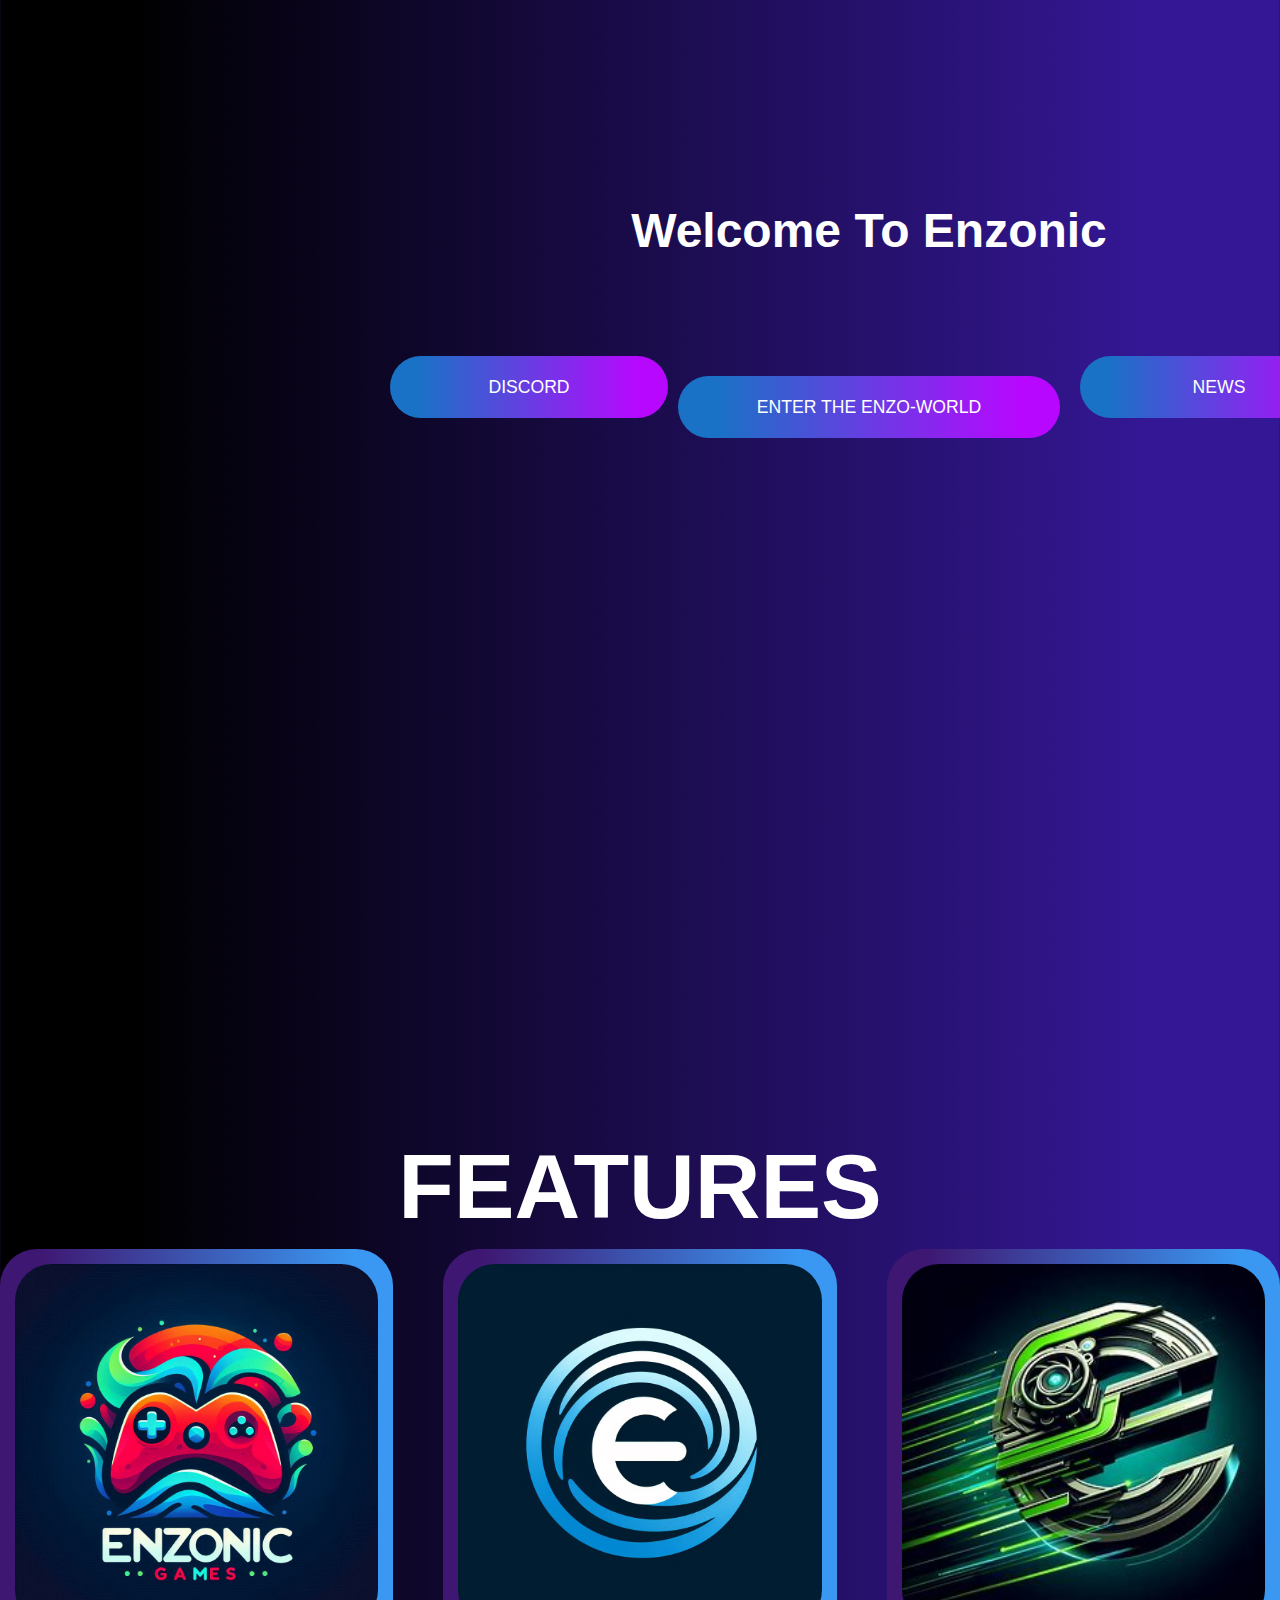
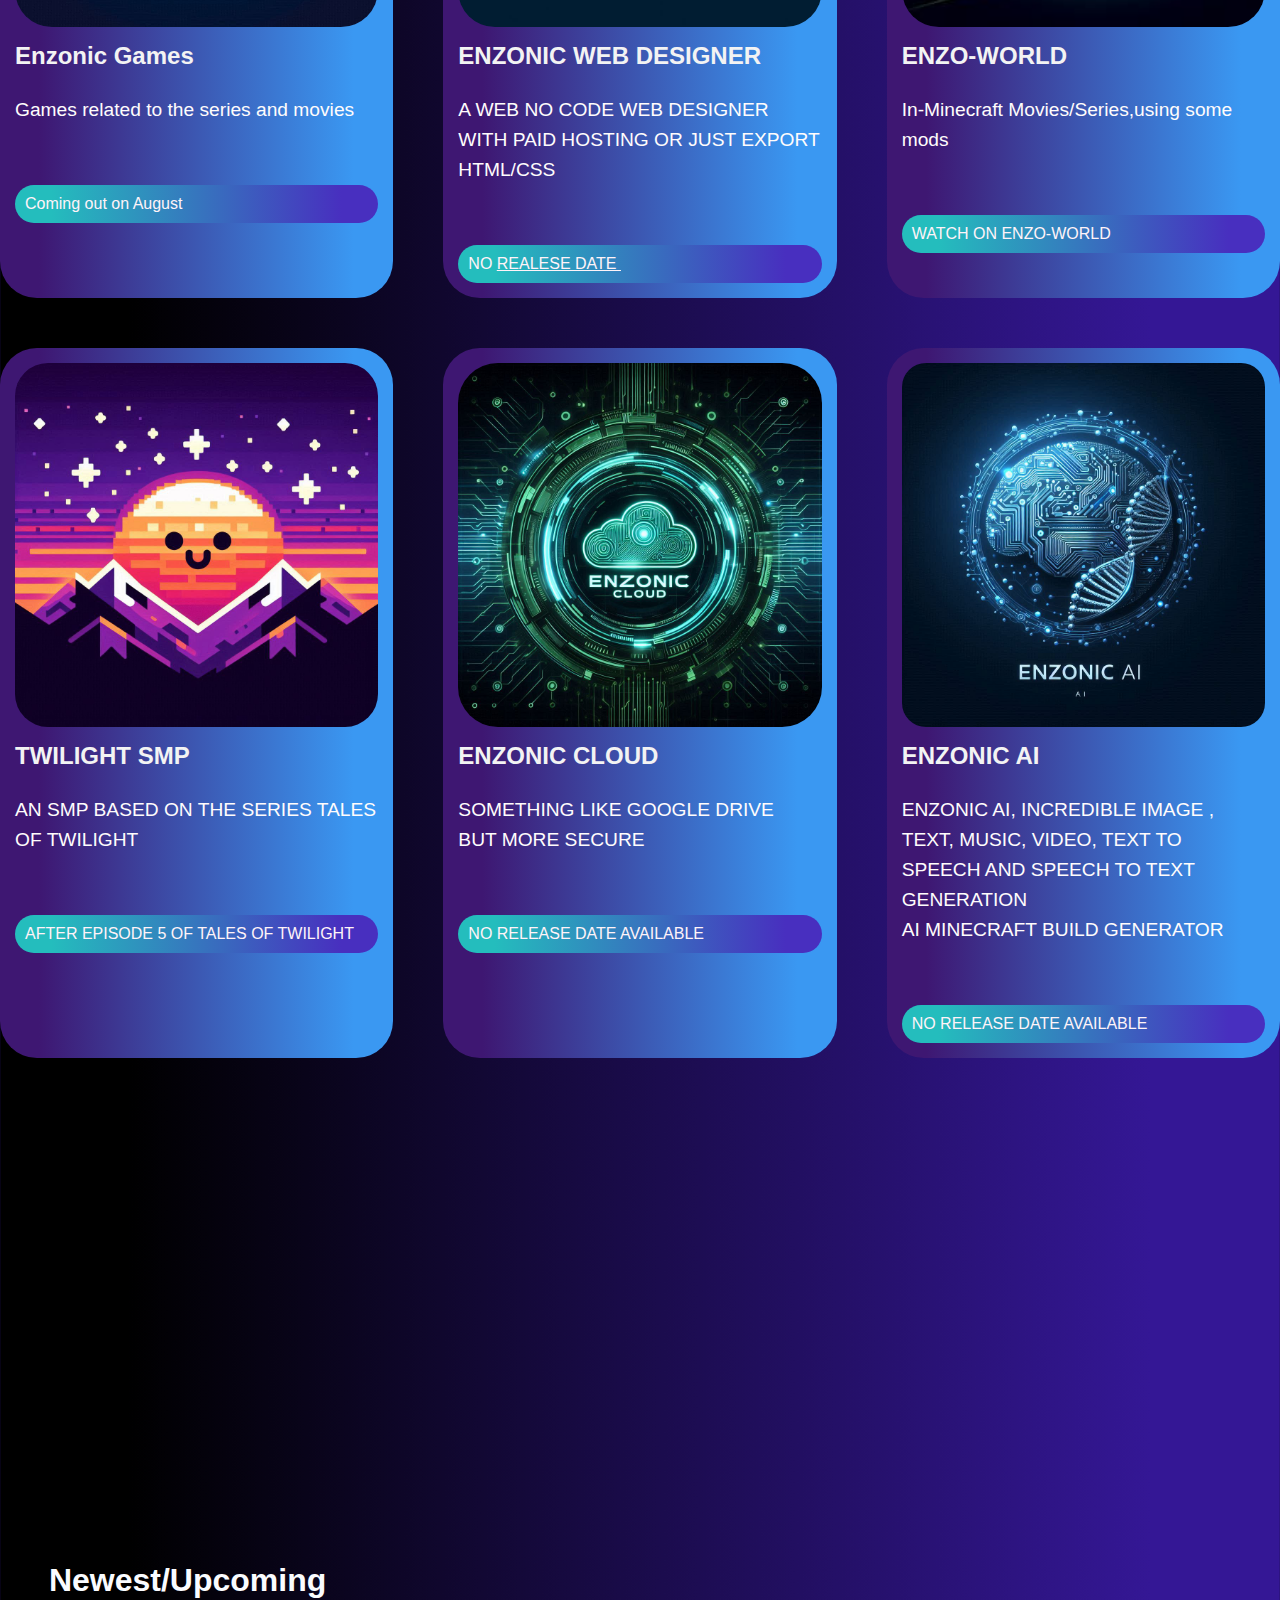
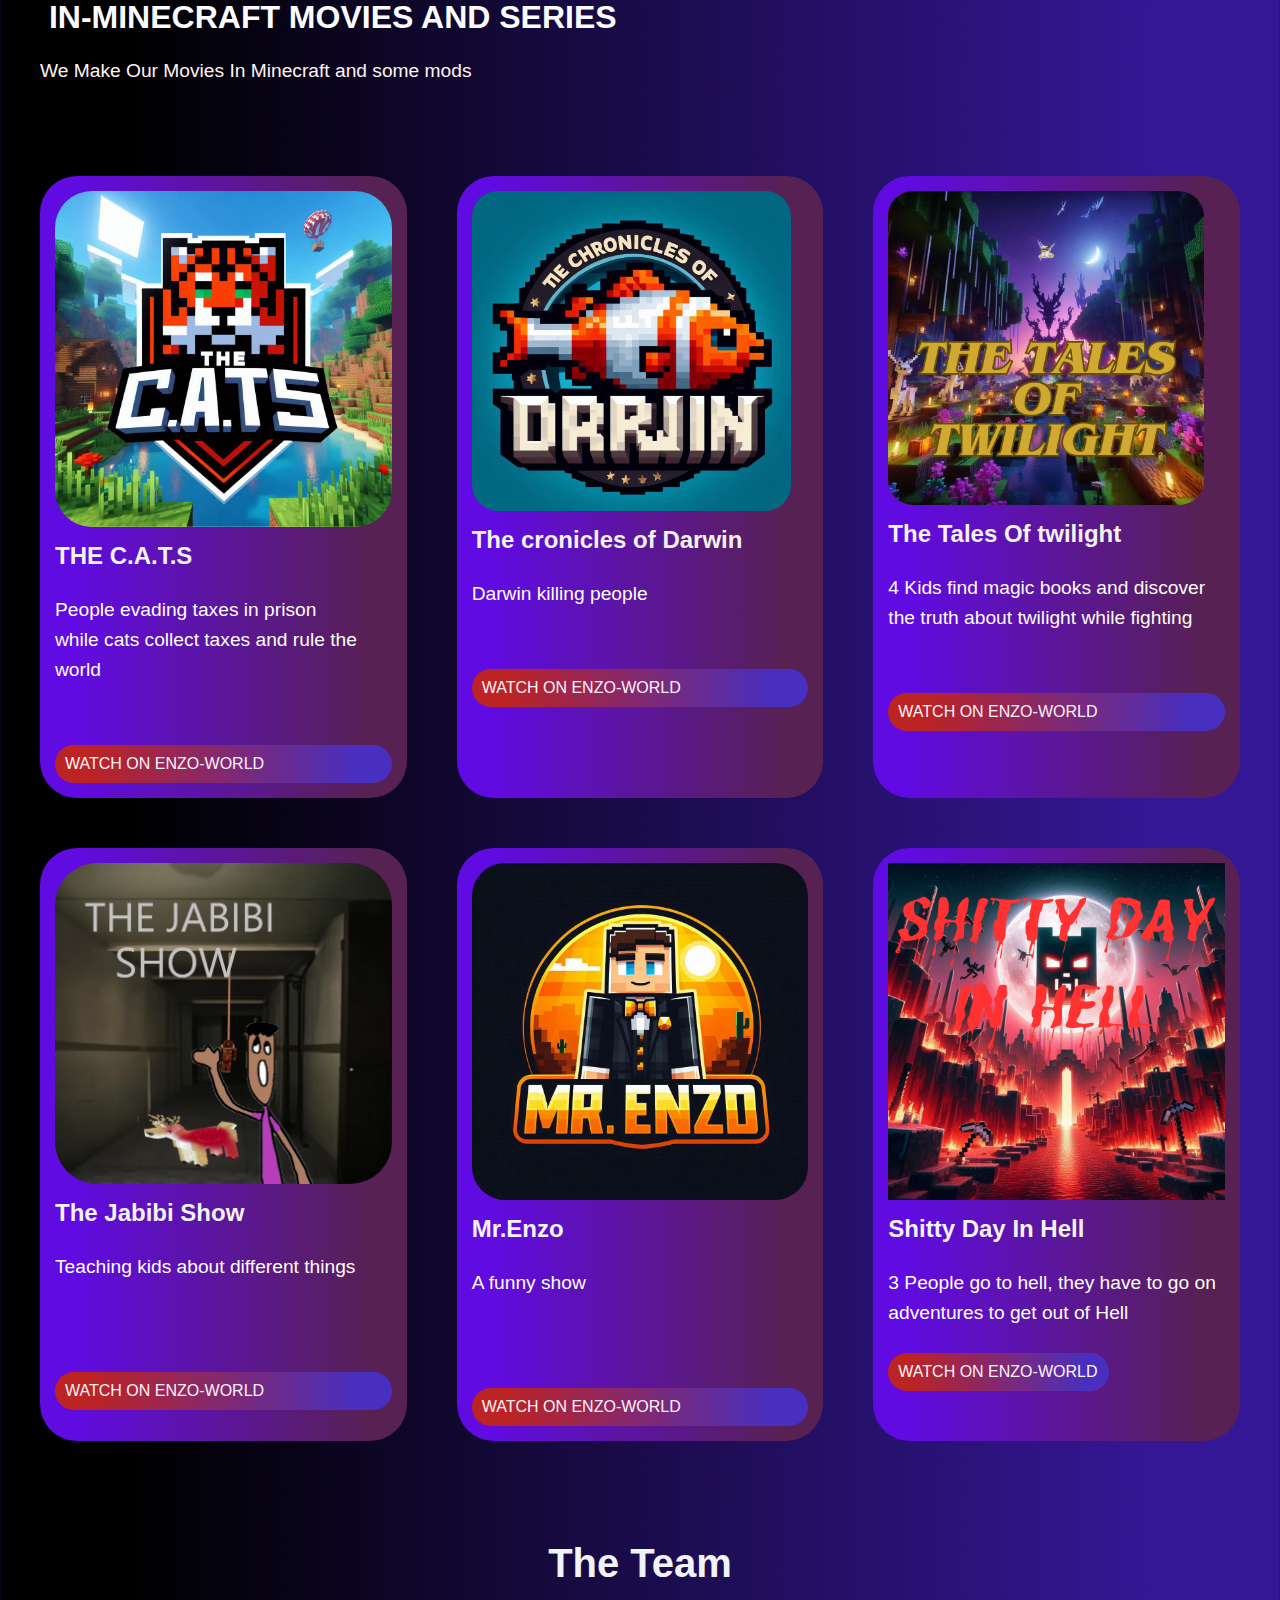
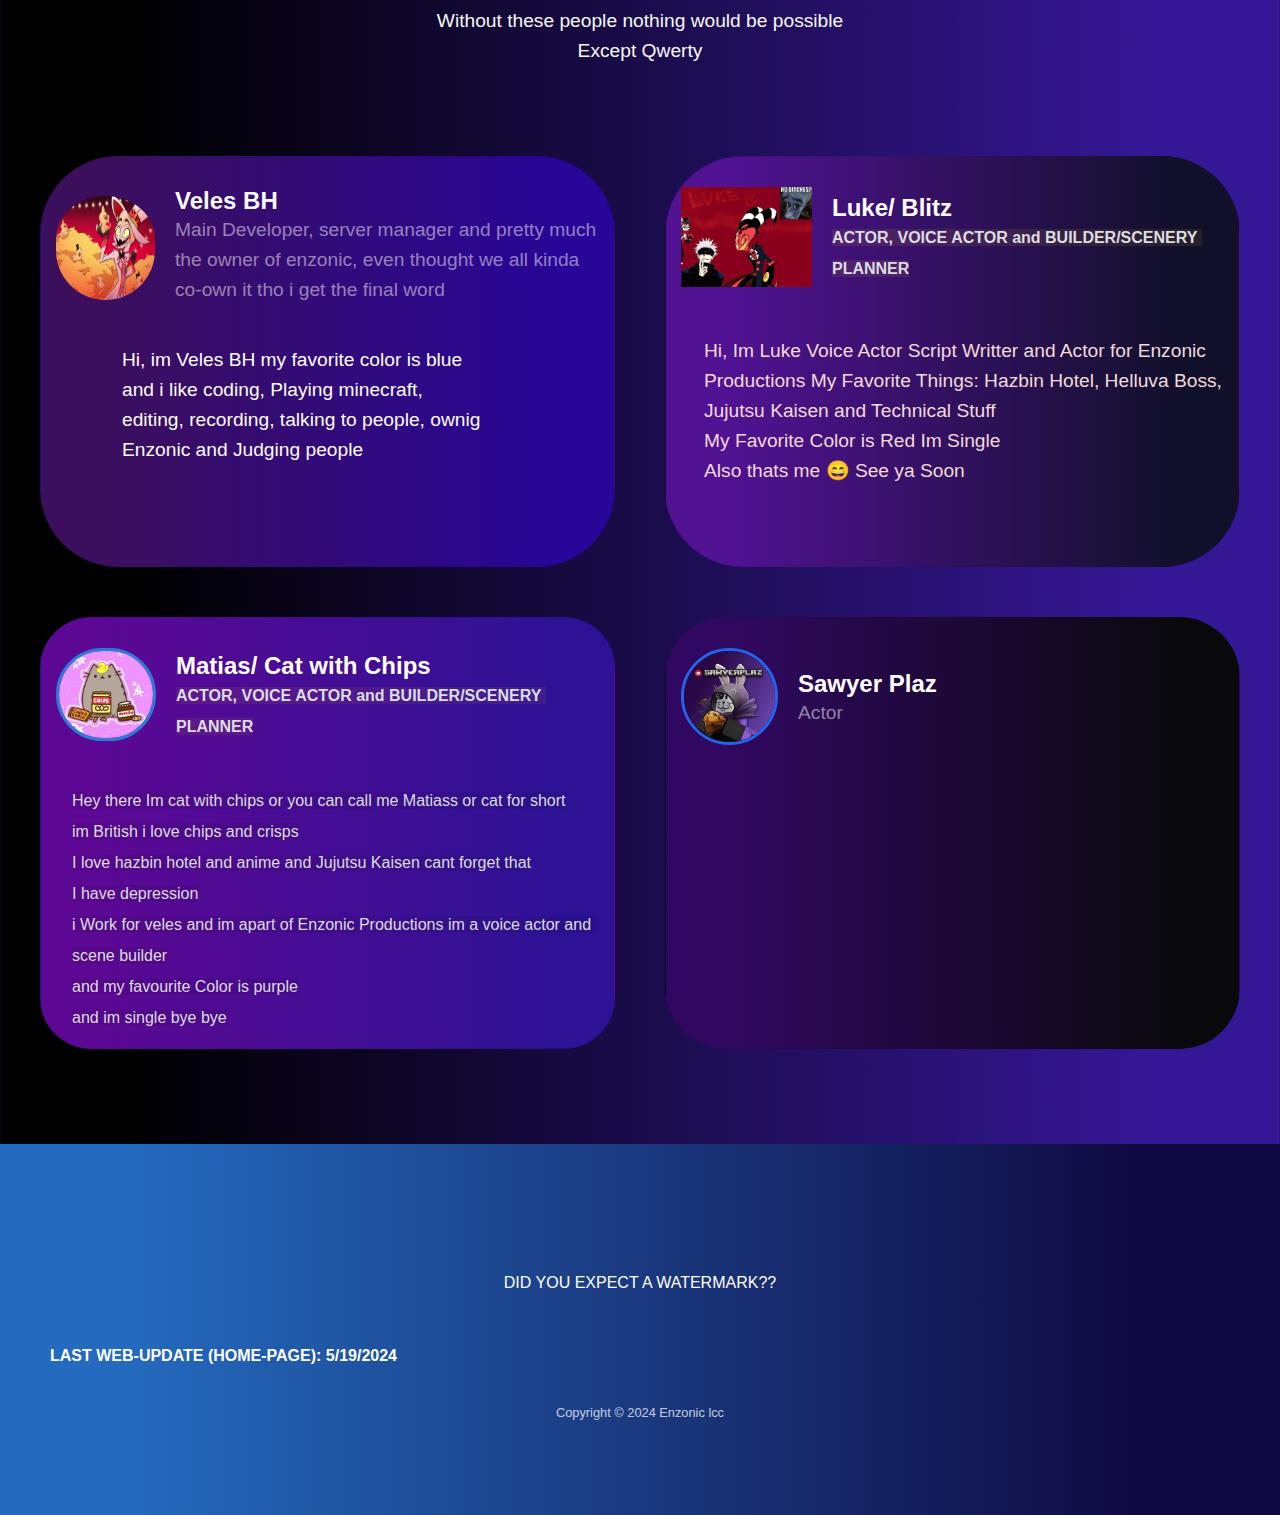
<file: index.html>
<!doctype html>
            <html lang="en">
              <head>
                <meta charset="utf-8">
                <title>Home</title>
                <meta name="generator" content="GrapesJS Studio">
                <meta name="viewport" content="width=device-width,initial-scale=1">
                <meta property="og:type" content="website">
                <meta name="robots" content="index,follow">
                <link rel="stylesheet" href="./css/style.css">
              </head>
              <body id="iau9"><div id="ipv6b8" class="gjs-grid-row"><div id="i8xeoc" class="gjs-grid-column"><div id="iurc4h" class="gjs-grid-row"><div id="iq1k84" class="gjs-grid-column"><a id="ivj7mq" class="gjs-link-box"><a id="isw21o" href="./home__menu_.html" class="gjs-link">MENU</a></a></div></div></div></div><div id="irz7b" class="gjs-grid-row"><div id="iycz3" class="gjs-grid-column"><h1 id="irjua" class="gjs-heading">Welcome To Enzonic</h1><div id="ifxvr1" class="gjs-grid-row"><div class="gjs-grid-column"><a id="i6im0h" class="gjs-link-box"><a id="iar3s" title="ENTER THE ENZO WORLD" href="https://discord.gg/xxA8MdjSJC" class="gjs-button"><br/>DISCORD<br/></a></a></div><div id="ieo4tz" class="gjs-grid-column"><a id="ifq4hb" class="gjs-link-box"><a title="ENTER THE ENZO WORLD" href="./enzo_world.html" id="ireo2m" class="gjs-button"><br/>ENTER THE ENZO-WORLD</a></a></div><div class="gjs-grid-column"><a id="iiyk0x" class="gjs-link-box"><a title="ENTER THE ENZO WORLD" href="./news.html" id="i6hqbg" class="gjs-button"><br/>NEWS</a></a></div></div></div></div><h1 id="ipsl0s" class="gjs-heading">FEATURES</h1><div id="ix3vd4" class="gjs-grid-row"><div id="iu43kw" class="gjs-grid-column feature-item"><img alt="_5dd00b31-446e-4734-8ceb-0df58830c3a1.jpeg" src="assets/_4e7eaa23_f0a1_4154_9379_e882030609a7.jpeg" id="idcfwk"/><h3 id="i80u6y" class="gjs-heading">Enzonic Games</h3><div id="it6wcy" class="text-main-content">Games related to the series and movies</div><a class="gjs-link-box"><a href="./games.html" id="iy7i36" class="gjs-link">Coming out on August</a></a></div><div id="imadxb" class="gjs-grid-column feature-item"><img alt="_5dd00b31-446e-4734-8ceb-0df58830c3a1.jpeg" src="assets/_2d1df1c6_de19_408d_89da_fbe72efade4a.jpg" id="inzzxa"/><h3 id="ijnj0u" class="gjs-heading">ENZONIC WEB DESIGNER</h3><div id="icikf1" class="text-main-content">A WEB NO CODE WEB DESIGNER WITH PAID HOSTING OR JUST EXPORT HTML/CSS</div><a id="i8ugg" class="gjs-link-box"><a href="https://discord.gg/E6WvpUJSNz" id="i0idjd" target="_blank" class="gjs-link">NO <u>REALESE DATE </u></a></a></div><div id="ijvy0f" class="gjs-grid-column feature-item"><img alt="_5dd00b31-446e-4734-8ceb-0df58830c3a1.jpeg" src="assets/2q__" id="iprxqk"/><h3 id="iqm8t4" class="gjs-heading">ENZO-WORLD</h3><div id="ih5wvz" class="text-main-content">In-Minecraft Movies/Series,using some mods</div><a class="gjs-link-box"><a href="./enzo_world.html" id="ih3te3" class="gjs-link">WATCH ON ENZO-WORLD</a></a></div><div id="i5fqzh" class="gjs-grid-column feature-item"><img alt="_2b279813-88a9-4abc-b9af-44cc92f26806.jpeg" src="assets/_2b279813_88a9_4abc_b9af_44cc92f26806.jpeg" id="i9lggh"/><h3 id="ij3xft" class="gjs-heading">TWILIGHT SMP</h3><div id="ipb2uj" class="text-main-content">AN SMP BASED ON THE SERIES TALES OF TWILIGHT</div><a id="iu6x2f" class="gjs-link-box"><a href="./enzo_world.html" id="i4i7qi" class="gjs-link">AFTER EPISODE 5 OF TALES OF TWILIGHT </a></a></div><div id="it3klk" class="gjs-grid-column feature-item"><img alt="_5e0c28c5-89c7-465b-932c-30639c038fa3.jpeg" src="assets/_5e0c28c5_89c7_465b_932c_30639c038fa3.jpeg" id="ik85cp"/><h3 id="i1mzyj" class="gjs-heading">ENZONIC CLOUD</h3><div id="i7plii" class="text-main-content">SOMETHING LIKE GOOGLE DRIVE<br/>BUT MORE SECURE</div><a class="gjs-link-box"><a href="./cloud.html" id="id8hqk" class="gjs-link">NO RELEASE DATE AVAILABLE</a></a></div><div id="i8wbpl" class="gjs-grid-column feature-item"><img alt="_a3470a0a_de2f_4732_ba3f_708d65ec2181.jpeg" src="assets/_a3470a0a_de2f_4732_ba3f_708d65ec2181.jpeg" id="i4xb1l"/><h3 id="ifvnvi" class="gjs-heading">ENZONIC AI</h3><div id="ivq0cu" class="text-main-content">ENZONIC AI, INCREDIBLE IMAGE , TEXT, MUSIC, VIDEO, TEXT TO SPEECH AND SPEECH TO TEXT GENERATION<br/>AI MINECRAFT BUILD GENERATOR</div><a id="iax1bi" class="gjs-link-box"><a href="./ai.html" id="ig49ll" class="gjs-link">NO RELEASE DATE AVAILABLE</a></a></div></div><div id="ioyxg" class="gjs-grid-row"><div id="i8w4i" class="gjs-grid-column"><h2 id="iiacm" class="gjs-heading"> Newest/Upcoming<br/> IN-MINECRAFT MOVIES AND SERIES</h2><div id="ia21sa" class="text-main-content">We Make Our Movies In Minecraft and some mods</div><div id="ixzh1" class="gjs-grid-row"><div id="idv32l" class="gjs-grid-column feature-item"><img alt="_5dd00b31-446e-4734-8ceb-0df58830c3a1.jpeg" src="assets/_5dd00b31_446e_4734_8ceb_0df58830c3a1.jpeg" id="iqdxch"/><h3 id="ieu6p6" class="gjs-heading">THE C.A.T.S</h3><div id="izqkf7" class="text-main-content">People evading taxes in prison<br/>while cats collect taxes and rule the world</div><a id="i6j4i7" class="gjs-link-box"><a id="iyhwap" href="./enzo_world.html" class="gjs-link">WATCH ON ENZO-WORLD</a></a></div><div id="i86574" class="gjs-grid-column feature-item"><img alt="_b55f7d63-c91d-4aa2-85b0-c2a6b56baac4.jpeg" src="assets/_b55f7d63_c91d_4aa2_85b0_c2a6b56baac4.jpeg" id="i25nmi"/><h3 id="il0csa" class="gjs-heading">The cronicles of Darwin</h3><div id="ikbz1d" class="text-main-content">Darwin killing people</div><a id="i9yn7z" class="gjs-link-box"><a id="i4uv4h" href="./enzo_world.html" class="gjs-link">WATCH ON ENZO-WORLD</a></a></div><div id="iigqjv" class="gjs-grid-column feature-item"><img alt="The tales of twilight.png" src="assets/the_tales_of_twilight.png" id="ivpoh3"/><h3 id="ie1607" class="gjs-heading">The Tales Of twilight</h3><div id="ihfzof" class="text-main-content">4 Kids find magic books and discover the truth about twilight while fighting</div><a id="i12ekg" class="gjs-link-box"><a id="iguy6i" href="./enzo_world.html" class="gjs-link">WATCH ON ENZO-WORLD</a></a></div><div id="i8162i" class="gjs-grid-column feature-item"><img alt="The_Jabibi_SHow.png" src="assets/the_jabibi_show.png" id="izuyij"/><h3 id="ix7y6h" class="gjs-heading">The Jabibi Show</h3><div id="i9wvu1" class="text-main-content">Teaching kids about different things<br/><br/></div><a id="ilmcoh" class="gjs-link-box"><a id="ihbyh6" href="./enzo_world.html" class="gjs-link">WATCH ON ENZO-WORLD</a></a></div><div id="im38cn" class="gjs-grid-column feature-item"><img alt="_a4d86a34-5d0c-44a1-9d70-00feeed41964.jpeg" src="assets/_a4d86a34_5d0c_44a1_9d70_00feeed41964.jpeg" id="ijvgi7"/><h3 id="i50l7p" class="gjs-heading">Mr.Enzo</h3><div id="icp92c" class="text-main-content">A funny show<br/><br/></div><a id="imq8zn" class="gjs-link-box"><a id="iz0sx1" href="./enzo_world.html" class="gjs-link">WATCH ON ENZO-WORLD</a></a></div><div id="ie8xf1" class="gjs-grid-column feature-item"><img alt="Shitty day in hell.png" src="assets/shitty_day_in_hell.png"/><h3 id="ia2ahw" class="gjs-heading">Shitty Day In Hell</h3><div id="ii6wvu" class="text-main-content">3 People go to hell, they have to go on<br/>adventures to get out of Hell</div><a id="i95wwt" href="./enzo_world.html" class="gjs-link">WATCH ON ENZO-WORLD</a></div></div></div></div><div id="testimonial-section" class="gjs-grid-row"><div id="infwen" class="gjs-grid-column"><h2 id="ihap8q" class="gjs-heading">The Team</h2><div id="i6fjjy" class="text-main-content">Without these people nothing would be possible<br/>Except Qwerty</div><div id="i5k4nf" class="gjs-grid-row"><div id="inea73" class="gjs-grid-column testimonial-item"><div id="i2d7qp" class="gjs-grid-row"><div id="idva29" class="gjs-grid-column"><img alt="profile.jpg" src="assets/profile.jpg" id="i95emr"/></div><div id="i4djop" class="gjs-grid-column"><h4 id="iqroa4" class="gjs-heading">Veles BH</h4><div id="iaqf2c" class="text-main-content">Main Developer, server manager and pretty much the owner of enzonic, even thought we all kinda co-own it tho i get the final word</div></div></div><div id="it3yug" class="text-main-content">Hi, im Veles BH my favorite color is blue and i like coding, Playing minecraft, editing, recording, talking to people, ownig<br/>Enzonic and Judging people</div></div><div id="idndjn" class="gjs-grid-column testimonial-item"><div id="ish0zj" class="gjs-grid-row"><div id="inucqu" class="gjs-grid-column"><img alt="Luke_Goofy_ahh.png" src="assets/luke_goofy_ahh.png" id="i36054"/></div><div id="iuk8ib" class="gjs-grid-column"><h4 id="i04ztt" class="gjs-heading">Luke/ Blitz</h4><div id="ia9ts3" class="text-main-content"><span id="ihyukg"><span id="id4i7g">ACTOR</span><span id="ir9hpz">, VOICE ACTOR and BUILDER</span><span id="ilw5fn">/SCENERY PLANNER</span></span></div></div></div><div id="i8gt4n" class="text-main-content">Hi, Im Luke Voice Actor Script Writter and Actor for Enzonic Productions My Favorite Things: Hazbin Hotel, Helluva Boss, Jujutsu Kaisen and Technical Stuff <br/>My Favorite Color is Red Im Single<br/>Also thats me 😄 See ya Soon </div></div><div id="ii54nm" class="gjs-grid-column testimonial-item"><div id="i3qx7a" class="gjs-grid-row"><div id="im9esm" class="gjs-grid-column"><img alt="WhatsApp_Image_2024-05-18_at_13.18.47_ba1901e4.jpg" src="assets/whatsapp_image_2024_05_18_at_13.18.47_ba1901e4.jpg" id="i1ihwb"/></div><div id="izzdbe" class="gjs-grid-column"><h4 id="iwer2t" class="gjs-heading">Matias/ Cat with Chips</h4><div id="igwpga" class="text-main-content"><span id="i4x4nc"><span id="iwg20h">ACTOR</span><span id="i0ps1s">, VOICE ACTOR and BUILDER</span><span id="ixzftt">/SCENERY PLANNER</span></span></div></div></div><div id="i1lhhh" class="text-main-content"><span id="id2b4e">Hey there Im cat with chips or you can call me Matiass or cat for short</span><span id="ieamkb">
im British i love chips and crisps
I love hazbin hotel and anime and Jujutsu Kaisen cant forget that
I have depression</span><span id="i2j1oe">
i Work for veles and im apart of Enzonic Productions im a voice actor and scene builder
and my favourite Color is purple</span><span id="idp10s">
and im single bye bye</span></div></div><div id="iaz0of" class="gjs-grid-column testimonial-item"><div id="iix1gq" class="gjs-grid-row"><div id="ipxc7j" class="gjs-grid-column"><img src="assets/sawyerplaz_pfp.jpg" id="ihz5xd"/></div><div id="i41xtg" class="gjs-grid-column"><h4 id="io40h8" class="gjs-heading">Sawyer Plaz</h4><div id="i4irem" class="text-main-content">Actor</div></div></div></div></div></div></div><div id="iv3be5" class="gjs-grid-row"><div id="ilriti" class="gjs-grid-column"><div id="im0rle" class="gjs-grid-row"><div id="i1hx7l" class="gjs-grid-column"><a id="ikj01e" href="##" class="gjs-link">DID YOU EXPECT A WATERMARK??</a></div></div><div id="i9ganp"><b id="iqnr4b">LAST WEB-UPDATE (HOME-PAGE): 5/19/2024</b></div><div id="it6g1v" class="gjs-text-blue">Copyright © 2024 Enzonic lcc</div></div></div></body>
            </html>
</file>
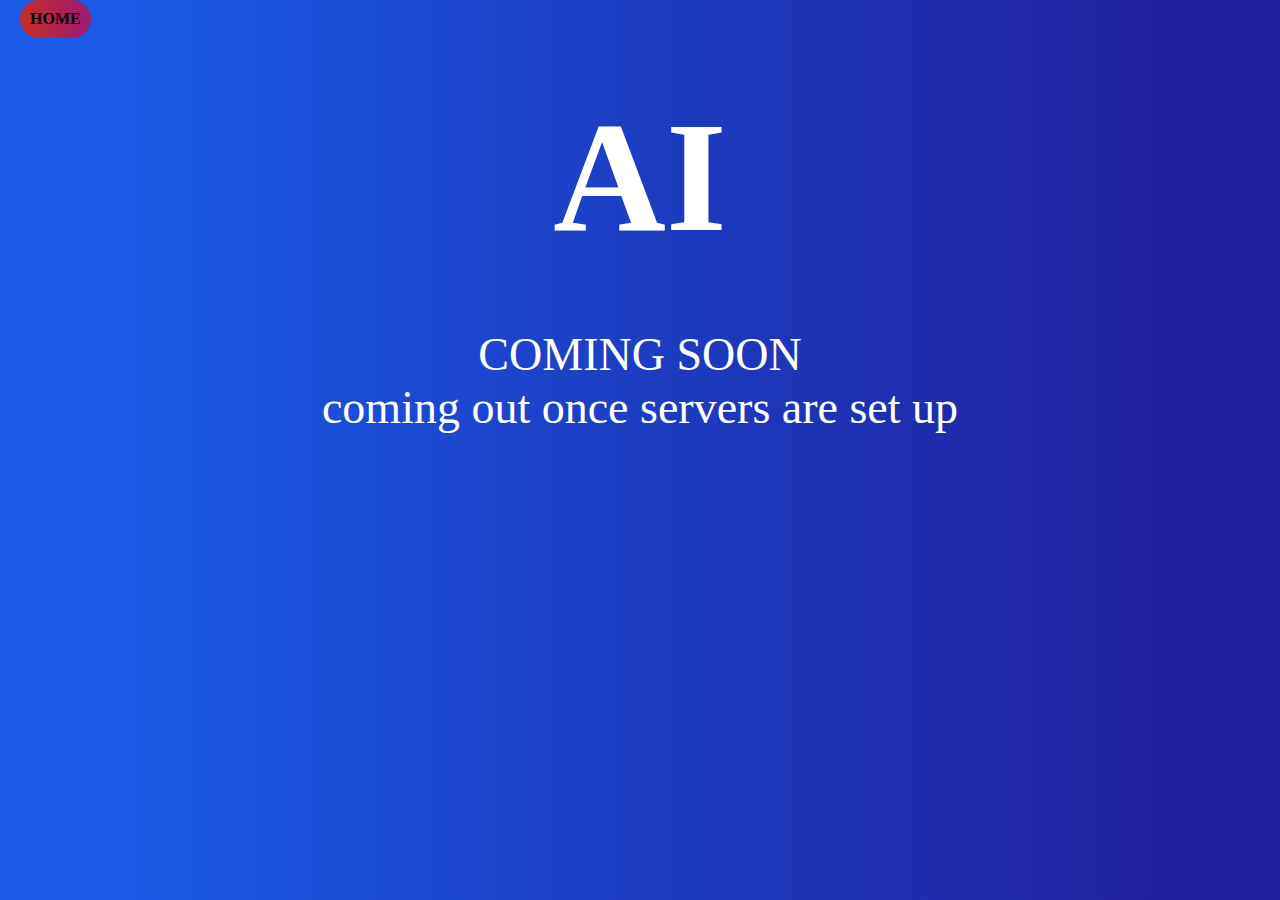
<file: ai.html>
<!doctype html>
            <html lang="en">
              <head>
                <meta charset="utf-8">
                <title>AI</title>
                <meta name="generator" content="GrapesJS Studio">
                <meta name="viewport" content="width=device-width,initial-scale=1">
                <meta property="og:type" content="website">
                <meta name="robots" content="index,follow">
                <link rel="stylesheet" href="./css/style.css">
              </head>
              <body id="irzt8m"><a id="ityty3" class="gjs-link-box"><a href="./index.html" id="inme0g" class="gjs-link"><b>HOME</b></a></a><section id="idw05m" class="gjs-section"><div id="iap1cd" class="gjs-container"><h1 id="ipu0g2" class="gjs-heading">AI</h1></div></section><div id="irtnoc">COMING SOON<br/>coming out once servers are set up</div></body>
            </html>
</file>
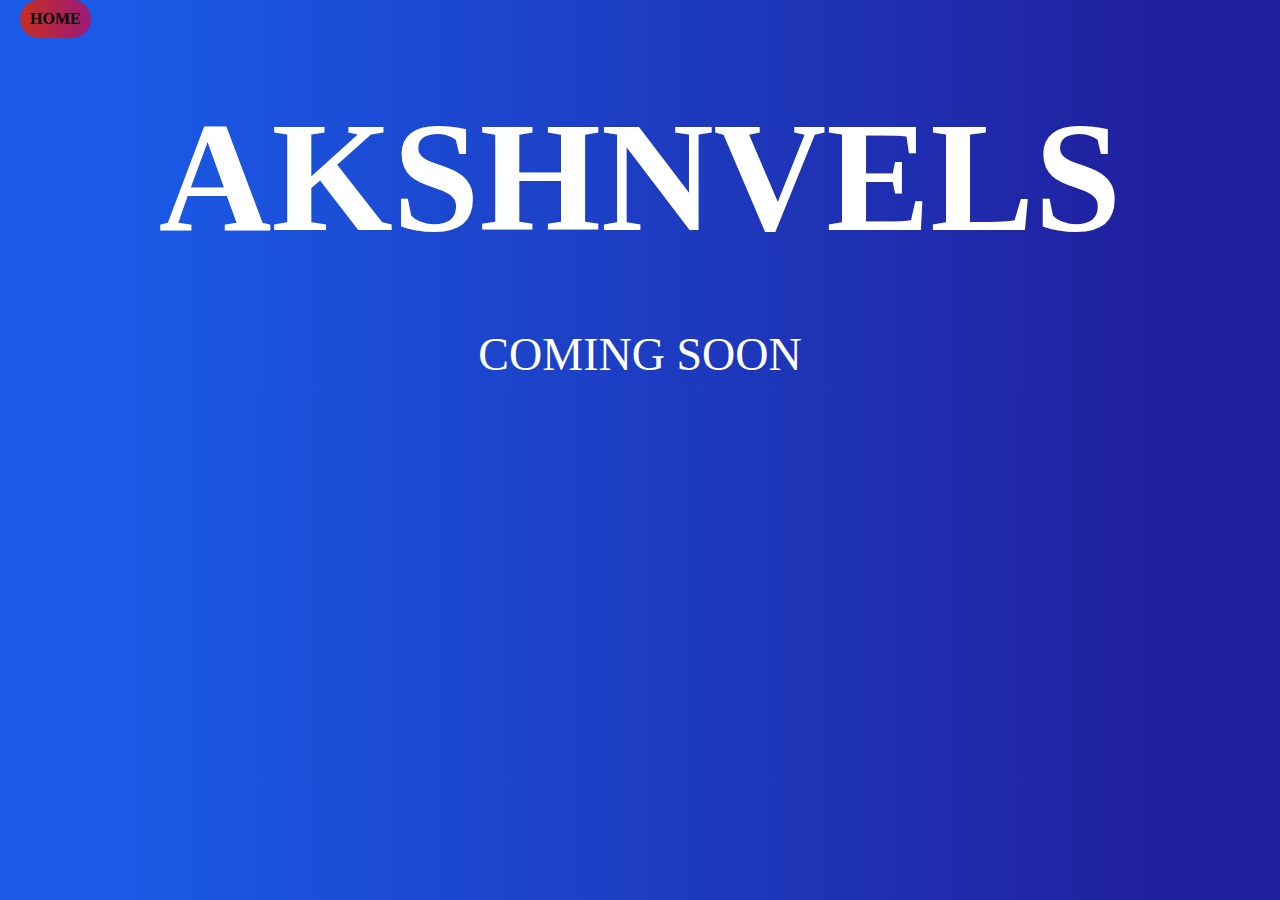
<file: akshnvels.html>
<!doctype html>
            <html lang="en">
              <head>
                <meta charset="utf-8">
                <title>AKSHNVELS</title>
                <meta name="generator" content="GrapesJS Studio">
                <meta name="viewport" content="width=device-width,initial-scale=1">
                <meta property="og:type" content="website">
                <meta name="robots" content="index,follow">
                <link rel="stylesheet" href="./css/style.css">
              </head>
              <body id="ili6dy"><a id="imxkg4" class="gjs-link-box"><a href="./index.html" id="i1gwq8" class="gjs-link"><b>HOME</b></a></a><section id="i9ehia" class="gjs-section"><div class="gjs-container"><h1 id="i7k8zg" class="gjs-heading">AKSHNVELS</h1></div></section><div id="iyif0b">COMING SOON</div></body>
            </html>
</file>
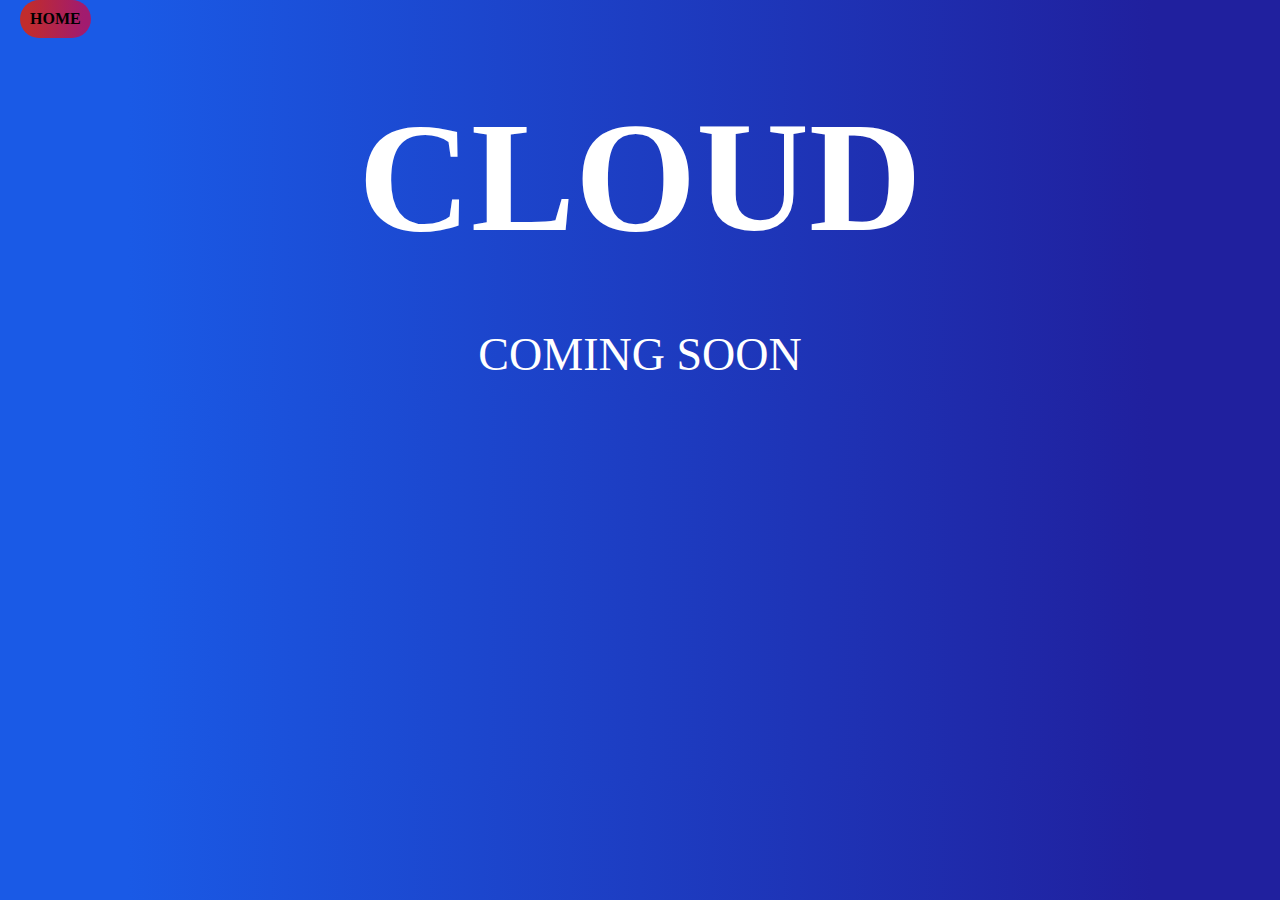
<file: cloud.html>
<!doctype html>
            <html lang="en">
              <head>
                <meta charset="utf-8">
                <title>CLOUD</title>
                <meta name="generator" content="GrapesJS Studio">
                <meta name="viewport" content="width=device-width,initial-scale=1">
                <meta property="og:type" content="website">
                <meta name="robots" content="index,follow">
                <link rel="stylesheet" href="./css/style.css">
              </head>
              <body id="iwfxaj"><a id="iil27l" class="gjs-link-box"><a href="./index.html" id="i67r3h" class="gjs-link"><b>HOME</b></a></a><section id="iiu2gh" class="gjs-section"><div id="i2vk0t" class="gjs-container"><h1 id="ihc8rm" class="gjs-heading">CLOUD</h1></div></section><div id="igd67l">COMING SOON</div></body>
            </html>
</file>
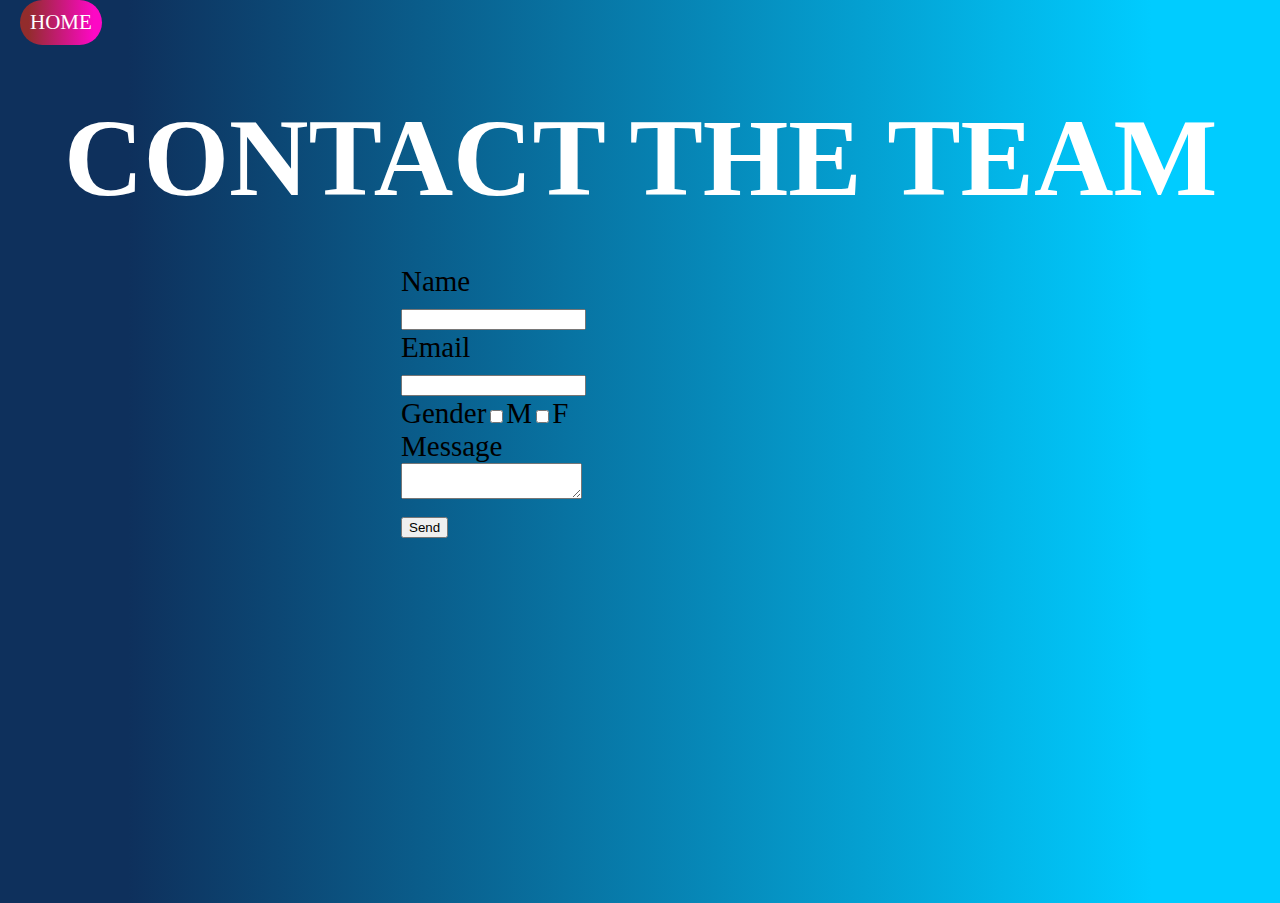
<file: contact.html>
<!doctype html>
            <html lang="en">
              <head>
                <meta charset="utf-8">
                <title>CONTACT</title>
                <meta name="generator" content="GrapesJS Studio">
                <meta name="viewport" content="width=device-width,initial-scale=1">
                <meta property="og:type" content="website">
                <meta name="robots" content="index,follow">
                <link rel="stylesheet" href="./css/style.css">
              </head>
              <body id="i4w8az"><a id="ir1y5j" class="gjs-link-box"><a id="iddx95" title="HOME" href="./index.html" class="gjs-link">HOME</a></a><section id="ibfp2i" class="gjs-section"><div class="gjs-container"><h1 id="i7pzsq" class="gjs-heading">CONTACT THE TEAM</h1></div></section><div id="igbude" class="gjs-grid-row"><div id="ibyu1y" class="gjs-grid-column"><form method="get" id="iy86cb"><div><label>Name</label><input type="text"/></div><div><label>Email</label><input type="email"/></div><div><label>Gender</label><input type="checkbox" value="M"/><label>M</label><input type="checkbox" value="F"/><label>F</label></div><div><label>Message</label><textarea></textarea></div><div><button type="submit" id="i9l6ng">Send</button></div></form></div></div></body>
            </html>
</file>
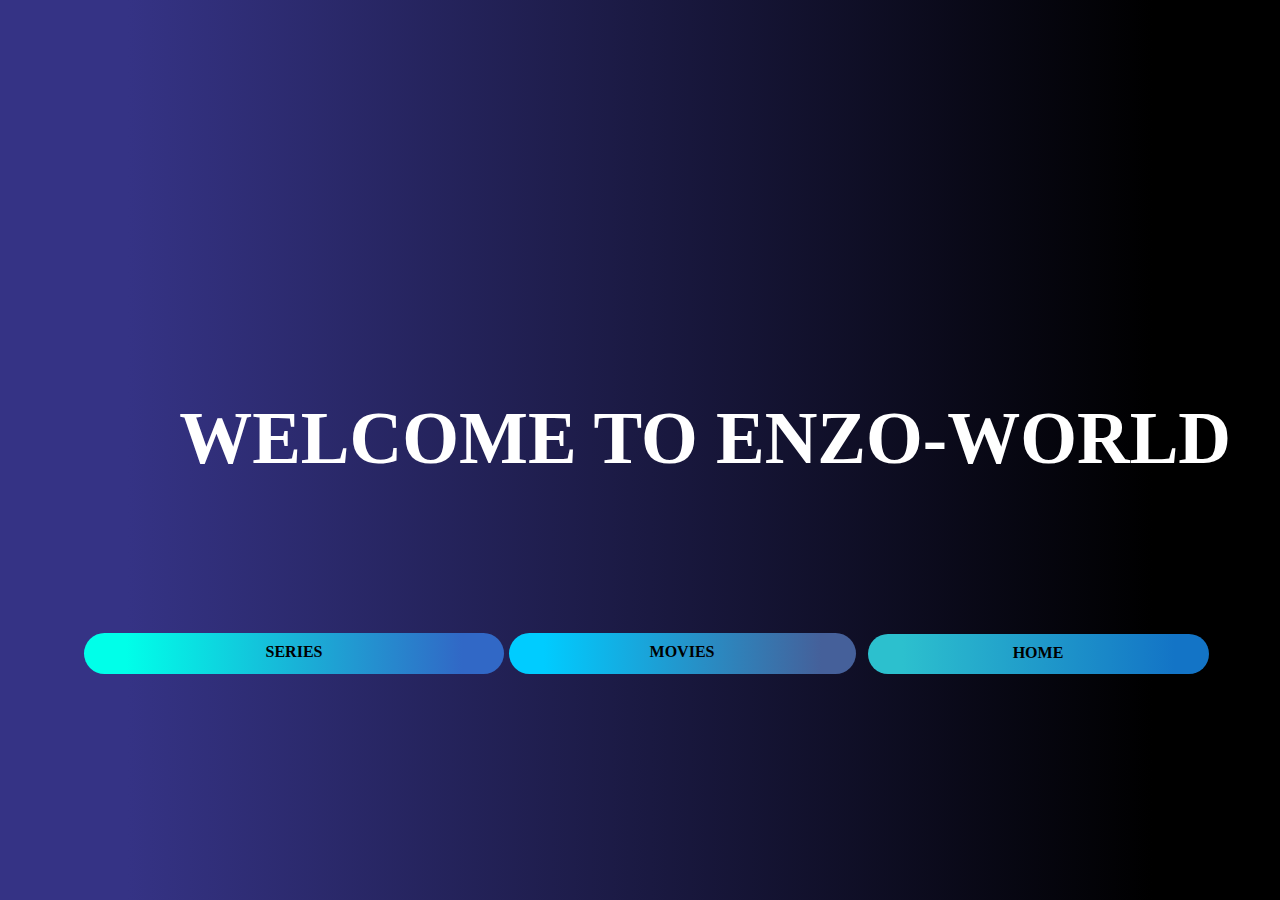
<file: enzo_world.html>
<!doctype html>
            <html lang="en">
              <head>
                <meta charset="utf-8">
                <title>Enzo world</title>
                <meta name="generator" content="GrapesJS Studio">
                <meta name="viewport" content="width=device-width,initial-scale=1">
                <meta property="og:type" content="website">
                <meta name="robots" content="index,follow">
                <link rel="stylesheet" href="./css/style.css">
              </head>
              <body id="ifn5gx"><section id="iavtlk" class="gjs-section"><div id="iooyao" class="gjs-container"><h1 id="i8q0fz" class="gjs-heading">      WELCOME TO ENZO-WORLD</h1><div id="itg2xv" class="gjs-grid-row"><div id="illzie" class="gjs-grid-column"><a id="iiue9p" title="SERIES" class="gjs-link-box"><a id="icwotj" href="http://140.238.89.22/series/" class="gjs-link"><b id="ik84a9">SERIES</b></a></a></div><div id="ihp1hi" class="gjs-grid-column"><a id="i73u3j" title="" class="gjs-link"><b>MOVIES</b></a></div><div id="im8t5g" class="gjs-grid-column"><a id="ifncev" href="./index.html" class="gjs-link"><b>HOME</b></a></div></div></div></section><div id="irhg39" class="gjs-divider"></div></body>
            </html>
</file>
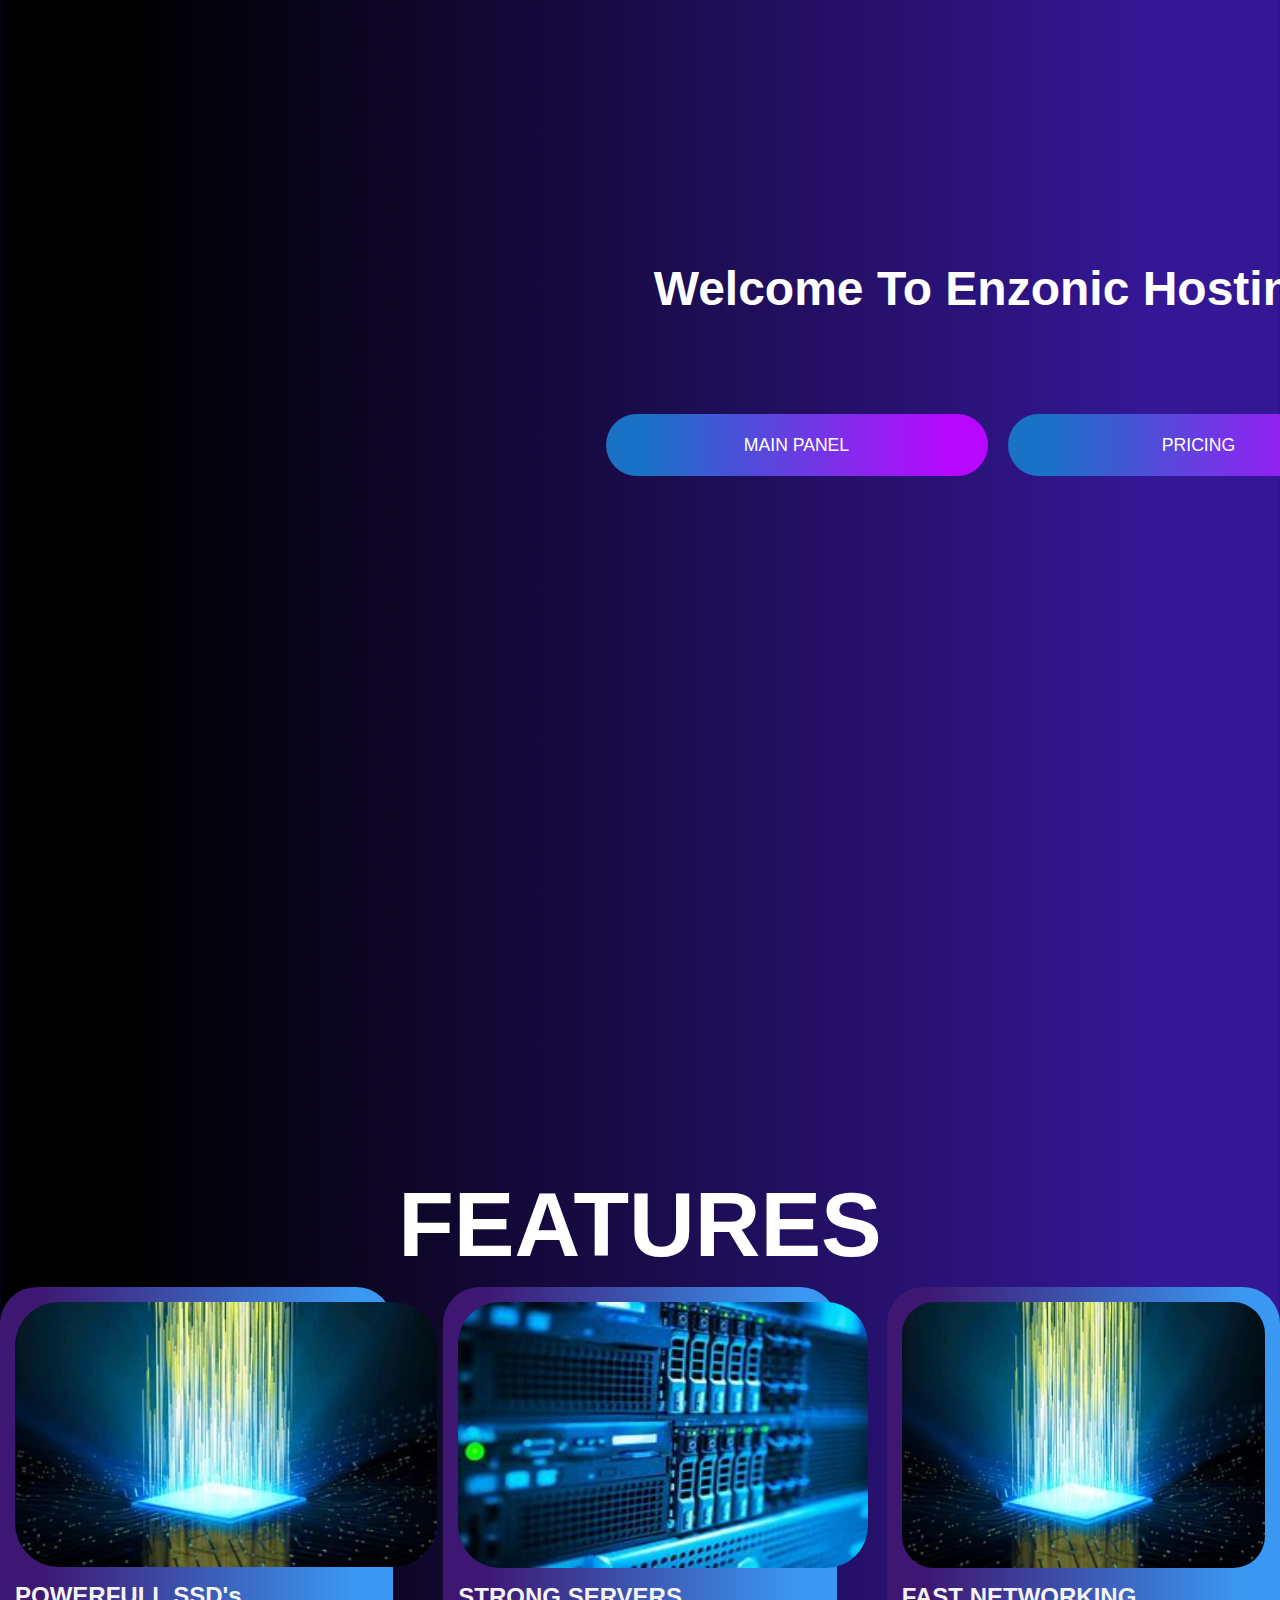
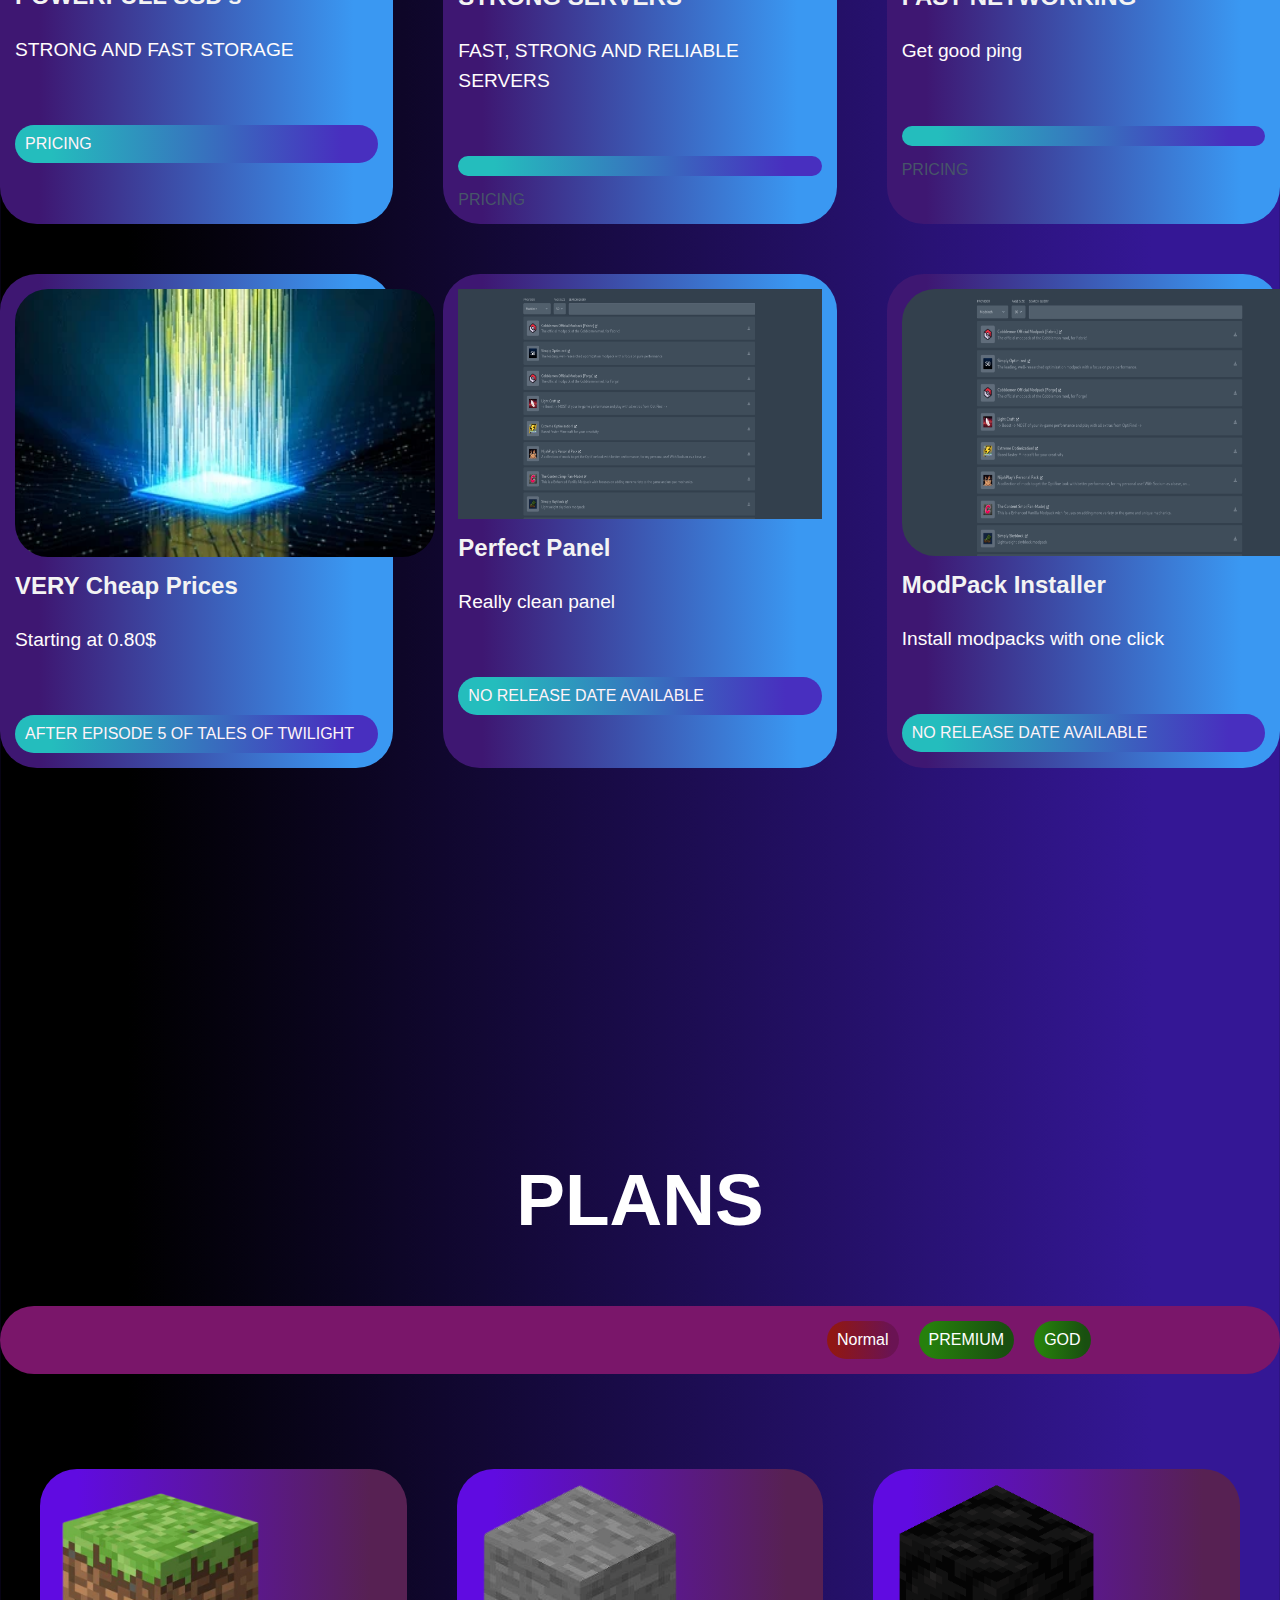
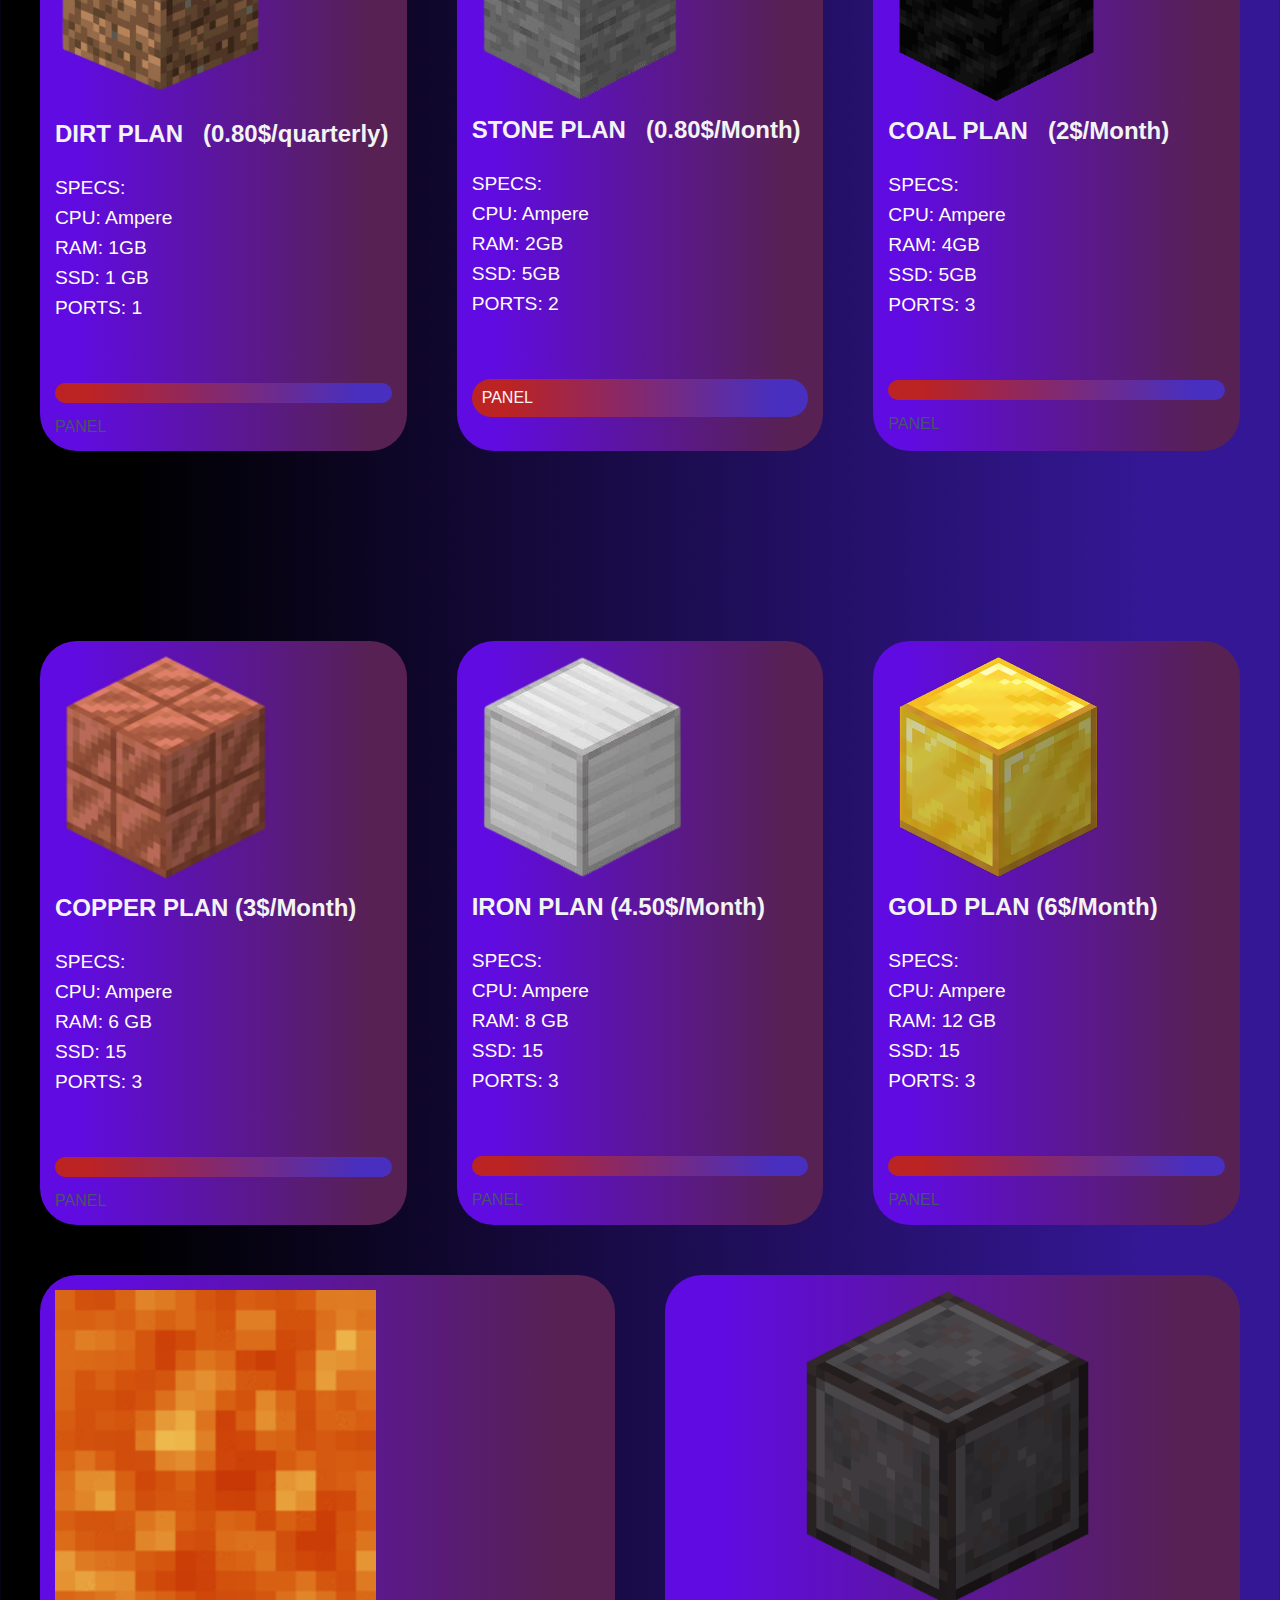
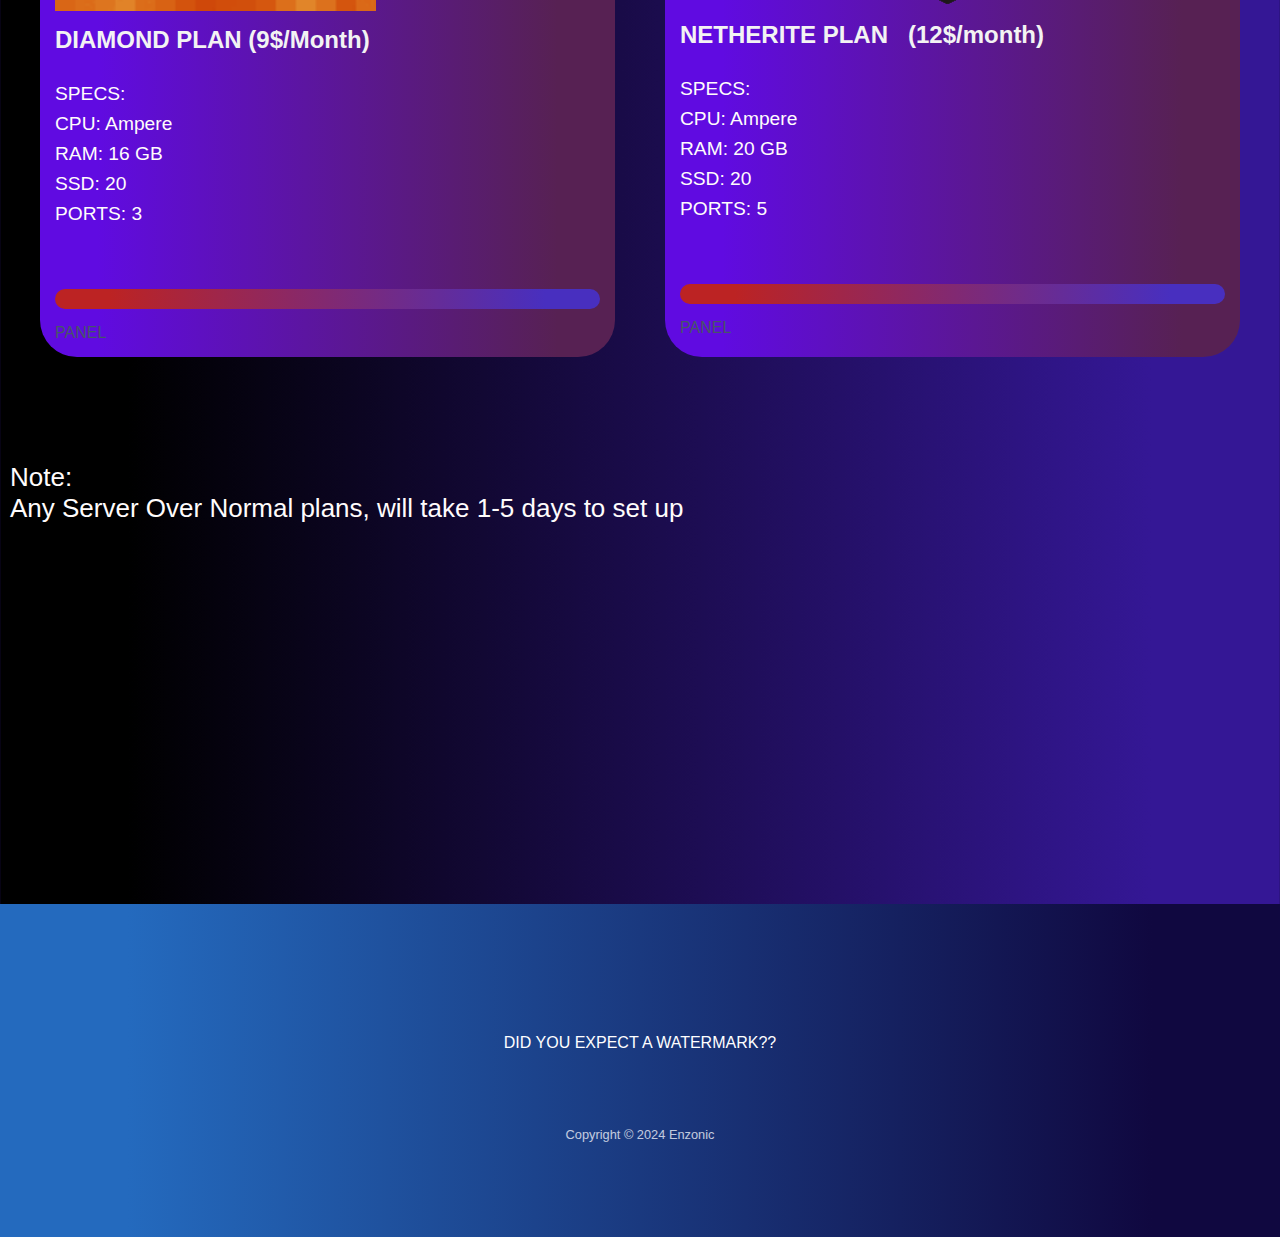
<file: enzonic_hosting.html>
<!doctype html>
            <html lang="en">
              <head>
                <meta charset="utf-8">
                <title>enzonic hosting</title>
                <meta name="generator" content="GrapesJS Studio">
                <meta name="viewport" content="width=device-width,initial-scale=1">
                <meta property="og:type" content="website">
                <meta name="robots" content="index,follow">
                <link rel="stylesheet" href="./css/style.css">
              </head>
              <body id="ix7w8r5"><div class="gjs-grid-row"><div id="iujtc4" class="gjs-grid-column"><div id="iwnkt6" class="gjs-grid-row"><div id="id5ktr" class="gjs-grid-column"><a id="iihd4e" class="gjs-link-box"><a href="./index.html" id="iwroyc" title="" class="gjs-link">HOME</a></a><a id="ij4qji7" class="gjs-link-box"><a href="./home__menu_.html" id="iyr1e5g" class="gjs-link">PANEL</a></a></div></div></div></div><div id="i0p9nr" class="gjs-grid-row"><div id="igjjer" class="gjs-grid-column"><h1 id="i2fqm9" class="gjs-heading">Welcome To Enzonic Hosting</h1><div id="irg9lk" class="gjs-grid-row"><div id="ilhmaw" class="gjs-grid-column"><a class="gjs-link-box"><a title="ENTER THE ENZO WORLD" href="./enzo_world.html" id="idyj7m" class="gjs-button"><br/>MAIN PANEL<br/></a></a></div><div id="ifojtre" class="gjs-grid-column"><a class="gjs-link-box"><a title="ENTER THE ENZO WORLD" href="#i1778fv" id="iihx1zg" class="gjs-button"><br/>PRICING<br/></a></a></div></div></div></div><h1 id="ib2km4" class="gjs-heading">FEATURES</h1><div id="iqlsri" class="gjs-grid-row"><div id="irih3o" class="gjs-grid-column feature-item"><img alt="200.webp" src="assets/200.webp" id="iklwtuj"/><h3 id="izzh27" class="gjs-heading">POWERFULL SSD's</h3><div id="im7duk" class="text-main-content">STRONG AND FAST STORAGE</div><a id="igxzrj" class="gjs-link-box"><a href="./games.html" id="ifk4wi" class="gjs-link">PRICING</a></a></div><div id="i2mw7c" class="gjs-grid-column feature-item"><img alt="OIP.jpg" src="assets/oip.jpg" id="iltdzft"/><h3 id="iseivh" class="gjs-heading">STRONG SERVERS</h3><div id="ilffhd" class="text-main-content">FAST, STRONG AND RELIABLE SERVERS</div><a id="i5lw6o" class="gjs-link-box"><a href="https://discord.gg/E6WvpUJSNz" target="_blank" id="ir8no3" class="gjs-link"><a id="ifk4wi-2" draggable="false" href="./games.html" class="gjs-link">PRICING</a></a></a></div><div id="iewakb" class="gjs-grid-column feature-item"><img alt="200.webp" src="assets/200.webp" id="iipouxg"/><h3 id="iwafzj" class="gjs-heading">FAST NETWORKING</h3><div id="ipsq15" class="text-main-content">Get good ping</div><a id="irldfh" class="gjs-link-box"><a href="./enzo_world.html" id="iyu40h" class="gjs-link"><a id="ifk4wi-3" draggable="false" href="./games.html" class="gjs-link">PRICING</a></a></a></div><div id="i3y82g" class="gjs-grid-column feature-item"><img alt="200.webp" src="assets/200.webp" id="iq614bj"/><h3 id="ixzmei" class="gjs-heading">VERY Cheap Prices</h3><div id="i4ienx" class="text-main-content">Starting at 0.80$</div><a class="gjs-link-box"><a href="./enzo_world.html" id="i6342l" class="gjs-link">AFTER EPISODE 5 OF TALES OF TWILIGHT </a></a></div><div id="ipdbw7" class="gjs-grid-column feature-item"><img alt="Capture.PNG" src="assets/capture.png" id="iis0m5w"/><h3 id="i58zis" class="gjs-heading">Perfect Panel</h3><div id="iffdod" class="text-main-content">Really clean panel</div><a class="gjs-link-box"><a href="./cloud.html" id="irbcbf" class="gjs-link">NO RELEASE DATE AVAILABLE</a></a></div><div id="ifcpnj" class="gjs-grid-column feature-item"><img alt="Capture.PNG" src="assets/capture.png" id="ibi379q"/><h3 id="i9bfth" class="gjs-heading">ModPack Installer</h3><div id="il0npk" class="text-main-content">Install modpacks with one click</div><a class="gjs-link-box"><a href="./ai.html" id="in366j" class="gjs-link">NO RELEASE DATE AVAILABLE</a></a></div></div><h1 id="i8clnm7" class="gjs-heading">PLANS</h1><div id="iqb0ulh" class="gjs-grid-row"><div id="ij6cwj" class="gjs-grid-column"><a id="i3xqqh5" class="gjs-link-box"><a id="i89b0gp" class="gjs-link">Normal</a></a><a id="i93pazb" class="gjs-link-box"><a id="iv87b1y" class="gjs-link">PREMIUM</a></a><a id="i22tep2" class="gjs-link-box"><a id="idn2vpy" class="gjs-link">GOD</a></a></div></div><div id="i1778fv" class="gjs-grid-row"><div id="i4iudjz" class="gjs-grid-column"><div id="isr64s3" class="gjs-grid-row"><div id="ih6n8h" class="gjs-grid-column feature-item"><img alt="OIP-removebg-preview (1).png" src="assets/oip_removebg_preview__1_.png" id="i0crl5n"/><h3 id="imm76l" class="gjs-heading">DIRT PLAN   (0.80$/quarterly)</h3><div id="i6xkeq" class="text-main-content">SPECS:<br/>CPU: Ampere<br/>RAM: 1GB <br/>SSD: 1 GB<br/>PORTS: 1<br/></div><a class="gjs-link-box"><a href="./enzo_world.html" id="ix5yh7" class="gjs-link"><a id="i684rs7-2" draggable="false" href="./enzo_world.html" class="gjs-link">PANEL</a></a></a></div><div id="ilhvatk" class="gjs-grid-column feature-item"><img alt="OIP__1_-removebg-preview.png" src="assets/oip__1__removebg_preview.png" id="i6j1lao"/><h3 id="i5nc32" class="gjs-heading">STONE PLAN   (0.80$/Month)</h3><div id="ixxxhec" class="text-main-content">SPECS:<br/>CPU: Ampere<br/>RAM: 2GB <br/>SSD: 5GB<br/>PORTS: 2<br/></div><a class="gjs-link-box"><a href="./enzo_world.html" id="i684rs7" class="gjs-link">PANEL</a></a></div><div id="ir5orxb" class="gjs-grid-column feature-item"><img alt="Block_of_Coal_JE3_BE2.png" src="assets/block_of_coal_je3_be2.png" id="i0mgedg"/><h3 id="ibf63r9" class="gjs-heading">COAL PLAN   (2$/Month)</h3><div id="i3toqyu" class="text-main-content">SPECS:<br/>CPU: Ampere<br/>RAM: 4GB<br/>SSD: 5GB<br/>PORTS: 3<br/></div><a id="i5w7xh" class="gjs-link-box"><a href="./enzo_world.html" id="ia2rdy5" class="gjs-link"><a id="i684rs7-3" draggable="false" href="./enzo_world.html" class="gjs-link">PANEL</a></a></a></div></div></div></div><div id="i9mptyn" class="gjs-grid-row"><div id="ifah689" class="gjs-grid-column"><div id="i2qfkrt" class="gjs-grid-row"><div id="iw03nps" class="gjs-grid-column feature-item"><img alt="160px-Geschnittener_Kupferblock.webp" src="assets/160px_geschnittener_kupferblock.webp" id="ivsw0lc"/><h3 id="iqm8tz7" class="gjs-heading">COPPER PLAN (3$/Month)</h3><div id="iwn3o4r" class="text-main-content">SPECS:<br/>CPU: Ampere<br/>RAM: 6 GB<br/>SSD: 15<br/>PORTS: 3<br/></div><a class="gjs-link-box"><a href="./enzo_world.html" id="i1b1egg" class="gjs-link"><a id="i684rs7-4" draggable="false" href="./enzo_world.html" class="gjs-link">PANEL</a></a></a></div><div id="ib6iu4u" class="gjs-grid-column feature-item"><img alt="R.png" src="assets/oip__2__removebg_preview.png" id="iocunwh"/><h3 id="ipr5l3a" class="gjs-heading">IRON PLAN (4.50$/Month)</h3><div id="irlcuri" class="text-main-content">SPECS:<br/>CPU: Ampere<br/>RAM: 8 GB<br/>SSD: 15<br/>PORTS: 3<br/></div><a class="gjs-link-box"><a href="./enzo_world.html" id="ir51cil" class="gjs-link"><a draggable="false" href="./enzo_world.html" class="gjs-link">PANEL</a></a></a></div><div id="i68390a" class="gjs-grid-column feature-item"><img alt="R.png" src="assets/r.png" id="inbc1qm"/><h3 id="ixv3u4d" class="gjs-heading">GOLD PLAN (6$/Month)</h3><div id="ivrkqb9" class="text-main-content">SPECS:<br/>CPU: Ampere<br/>RAM: 12 GB<br/>SSD: 15<br/>PORTS: 3<br/></div><a class="gjs-link-box"><a href="./enzo_world.html" id="i8ytcrz" class="gjs-link"><a draggable="false" href="./enzo_world.html" class="gjs-link">PANEL</a></a></a></div><div id="ijht62y" class="gjs-grid-column feature-item"><img alt="OGC.gif" src="assets/ogc.gif" id="ihjss2l"/><h3 id="iyv57rg" class="gjs-heading">DIAMOND PLAN (9$/Month)</h3><div id="ifq9px4" class="text-main-content">SPECS:<br/>CPU: Ampere<br/>RAM: 16 GB<br/>SSD: 20<br/>PORTS: 3<br/></div><a class="gjs-link-box"><a href="./enzo_world.html" id="i8xn4k9" class="gjs-link"><a id="i684rs7-5" draggable="false" href="./enzo_world.html" class="gjs-link">PANEL</a></a></a></div><div id="i1j4e7l" class="gjs-grid-column feature-item"><img alt="Block_of_Netherite_JE1_BE1.png" src="assets/block_of_netherite_je1_be1.png" id="iwyoncf"/><h3 id="ig8f8ig" class="gjs-heading">NETHERITE PLAN   (12$/month)</h3><div id="i4sifef" class="text-main-content">SPECS:<br/>CPU: Ampere<br/>RAM: 20 GB<br/>SSD: 20<br/>PORTS: 5<br/></div><a class="gjs-link-box"><a href="./enzo_world.html" id="iq13gsz" class="gjs-link"><a id="i684rs7-6" draggable="false" href="./enzo_world.html" class="gjs-link">PANEL</a></a></a></div></div></div></div><div id="i4h9udg"><span id="ig75bvn">Note:</span><br id="i6hd6wm-3" draggable="true"/><span id="ij8kdwi">Any Server Over Normal plans, will take 1-5 days to set up</span></div><div id="irik768" class="gjs-grid-row"><div id="ibg530h" class="gjs-grid-column"><div id="ipf5qve" class="gjs-grid-row"><div id="ix4a27k" class="gjs-grid-column"><a href="##" id="ix1238j" class="gjs-link">DID YOU EXPECT A WATERMARK??</a></div></div><div id="i7rvnjh" class="gjs-text-blue">Copyright © 2024 Enzonic</div></div></div></body>
            </html>
</file>
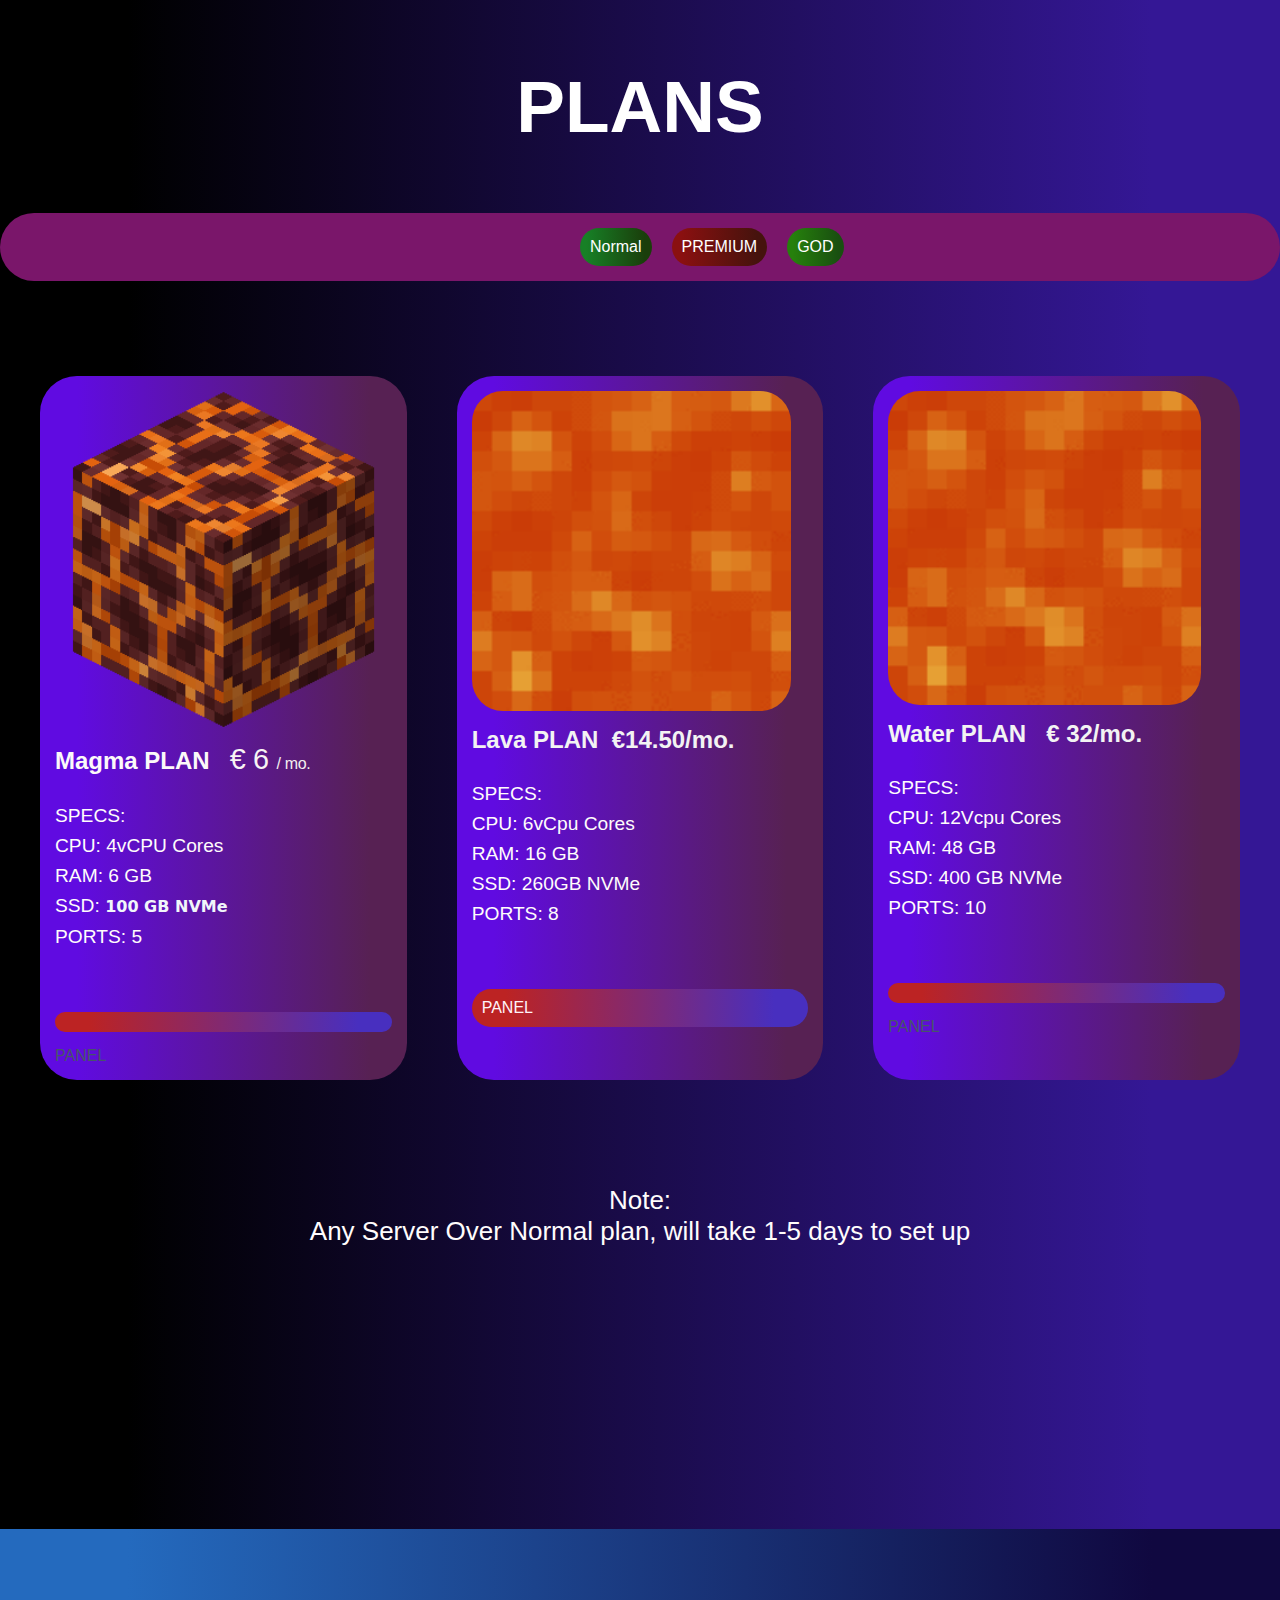
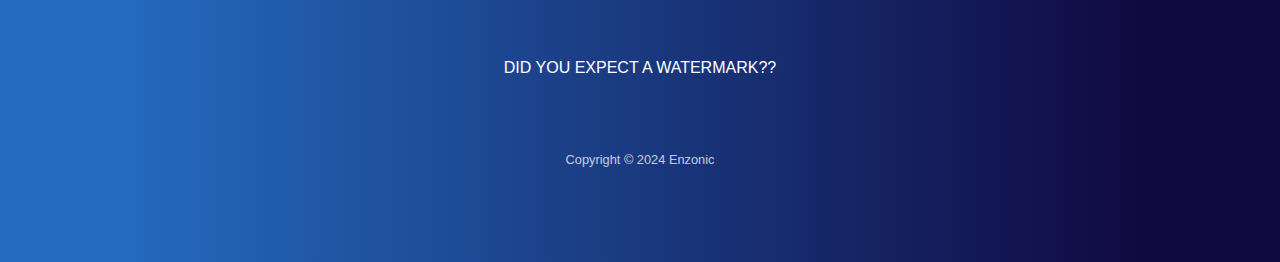
<file: enzonic_hosting_2.html>
<!doctype html>
            <html lang="en">
              <head>
                <meta charset="utf-8">
                <title>enzonic hosting 2</title>
                <meta name="generator" content="GrapesJS Studio">
                <meta name="viewport" content="width=device-width,initial-scale=1">
                <meta property="og:type" content="website">
                <meta name="robots" content="index,follow">
                <link rel="stylesheet" href="./css/style.css">
              </head>
              <body id="iosvq8i"><div id="ih7qeyj" class="gjs-grid-row"><div id="iibplv4" class="gjs-grid-column"><div id="inkpapo" class="gjs-grid-row"><div id="i66i9le" class="gjs-grid-column"><a id="i94y8l2" class="gjs-link-box"><a href="./home__menu_.html" id="isn30hs" class="gjs-link">MENU</a></a><a id="ij1f33y" class="gjs-link-box"><a href="./home__menu_.html" id="ixh1vac" class="gjs-link">PANEL</a></a></div></div></div></div><h1 id="ichmttg" class="gjs-heading">PLANS</h1><div id="iseua92" class="gjs-grid-row"><div id="i4j309l" class="gjs-grid-column"><a id="i6363zt" class="gjs-link-box"><a id="ilmysc2" class="gjs-link">Normal</a></a><a id="i9tg4oo" class="gjs-link-box"><a id="ieohr3r" class="gjs-link">PREMIUM</a></a><a id="ite9vg3" class="gjs-link-box"><a id="ic6oof1" class="gjs-link">GOD</a></a></div></div><div id="i3iikmh" class="gjs-grid-row"><div id="irblyii" class="gjs-grid-column"><div id="i366se1" class="gjs-grid-row"><div id="i3lltne" class="gjs-grid-column feature-item"><img alt="Magma_Block_JE2_BE2.gif" src="assets/magma_block_je2_be2.gif"/><h3 id="i59gi0z" class="gjs-heading">Magma PLAN   <span id="is7evxq" class="cloud-price-tag font-weight-bold">€ 6 </span><span id="ijiocz9"></span><span id="itc5g15" class="cloud-price-monthly-text">/ mo.</span></h3><div id="im71ljv" class="text-main-content">SPECS:<br/>CPU: 4vCPU Cores<br/>RAM: 6 GB<br/>SSD: <span id="iwhbu5h">100 GB NVMe</span><br/>PORTS: 5<br/></div><a id="ihl5l67" class="gjs-link-box"><a href="./enzo_world.html" id="iwem2wn" class="gjs-link"><a draggable="false" href="./enzo_world.html" class="gjs-link">PANEL</a></a></a></div><div id="ibsmgc9" class="gjs-grid-column feature-item"><img alt="OGC.gif" src="assets/ogc.gif" id="i4lwjzs"/><h3 id="ie1nreb" class="gjs-heading">Lava PLAN  €14.50/mo.</h3><div id="i4tmfxj" class="text-main-content">SPECS:<br/>CPU: 6vCpu Cores<br/>RAM: 16 GB <br/>SSD: 260GB NVMe<br/>PORTS: 8<br/></div><a id="ikyfuen" class="gjs-link-box"><a href="./enzo_world.html" id="iyxudp1" class="gjs-link">PANEL</a></a></div><div id="i2zbi4k" class="gjs-grid-column feature-item"><img alt="OGC.gif" src="assets/ogc.gif" id="iqmor1b"/><h3 id="i30a5qc" class="gjs-heading">Water PLAN   €<span id="iujcfko"> </span>32/mo.<br/></h3><div id="i8t4qm3" class="text-main-content">SPECS:<br/>CPU: 12Vcpu Cores<br/>RAM: 48 GB<br/>SSD: 400 GB NVMe<br/>PORTS: 10<br/></div><a class="gjs-link-box"><a href="./enzo_world.html" id="ivxa5sq" class="gjs-link"><a draggable="false" href="./enzo_world.html" class="gjs-link">PANEL</a></a></a></div></div></div></div><div id="i3z272g">Note:<br/>Any Server Over Normal plan, will take 1-5 days to set up</div><div id="ip1abuj" class="gjs-grid-row"><div id="io921z7" class="gjs-grid-column"><div id="ibygxec" class="gjs-grid-row"><div id="idcp33t" class="gjs-grid-column"><a href="##" id="i3uo2af" class="gjs-link">DID YOU EXPECT A WATERMARK??</a></div></div><div id="iat1j2h" class="gjs-text-blue">Copyright © 2024 Enzonic</div></div></div></body>
            </html>
</file>
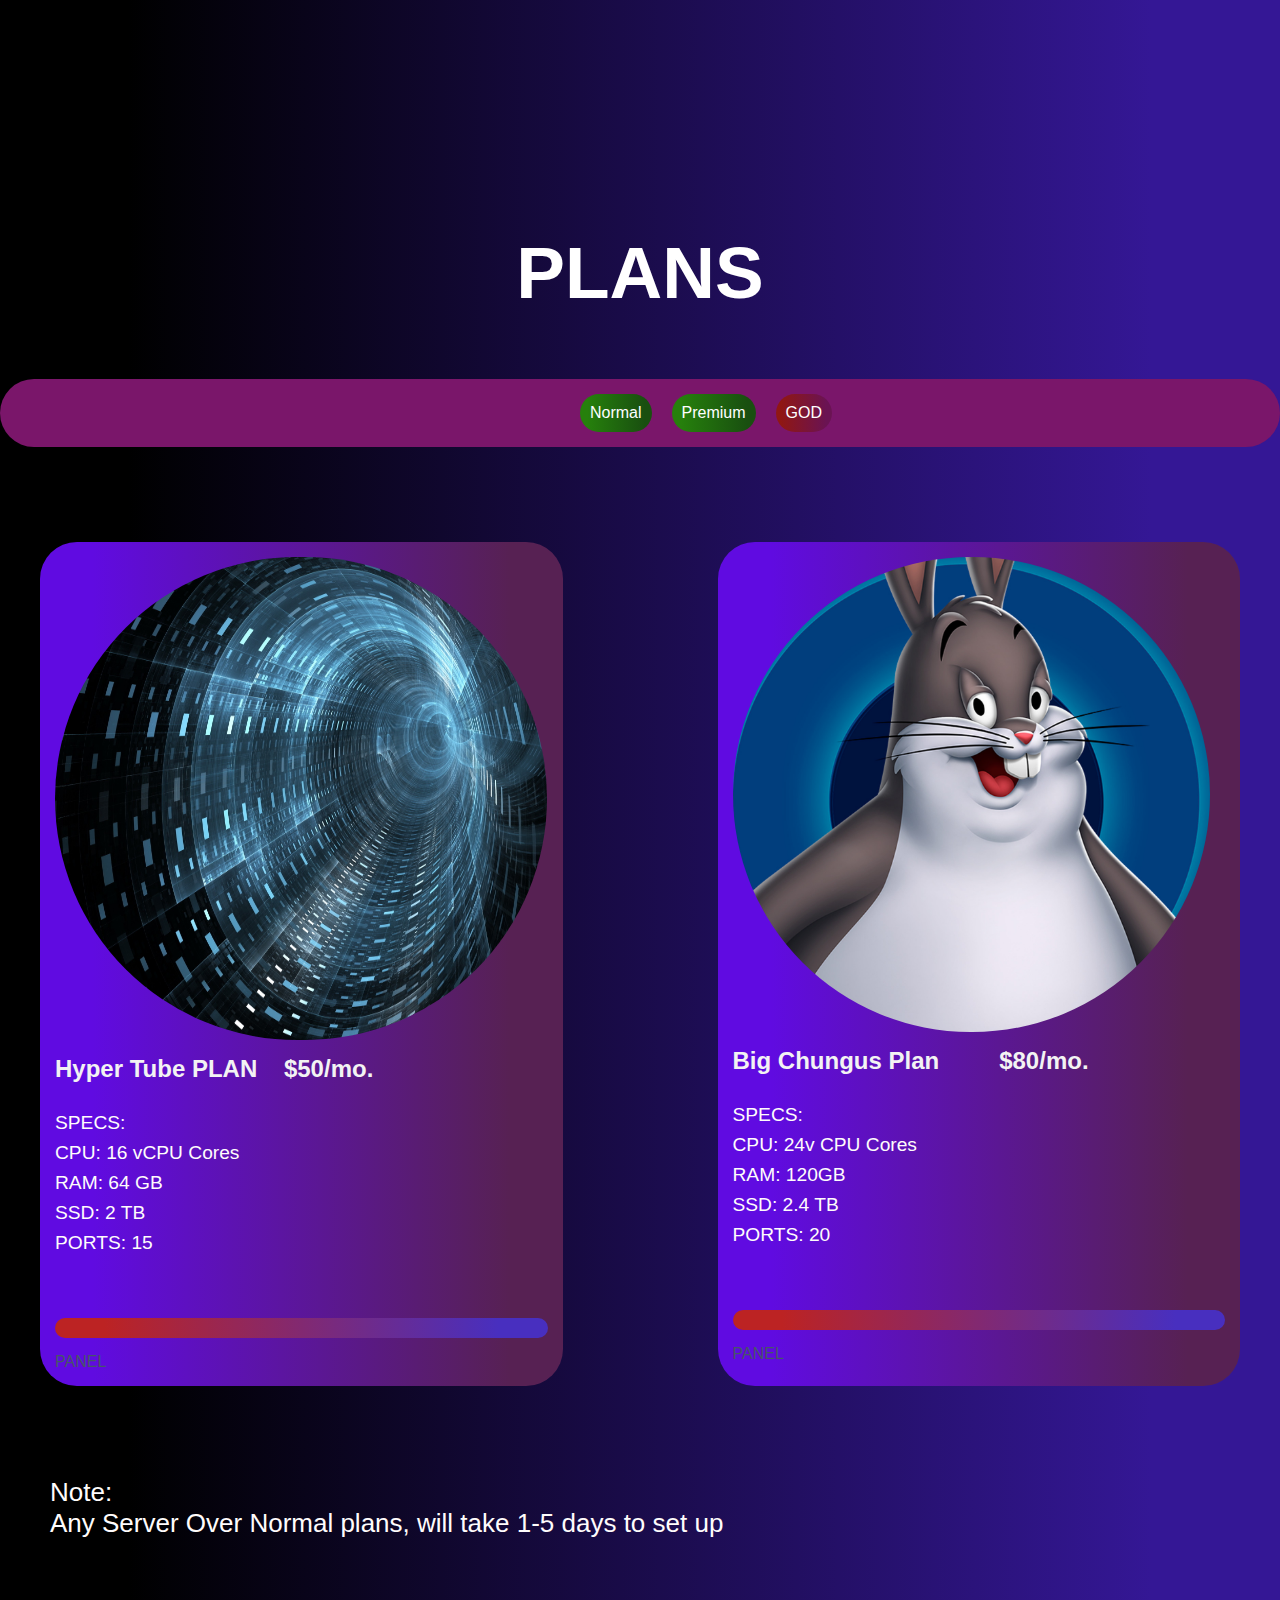
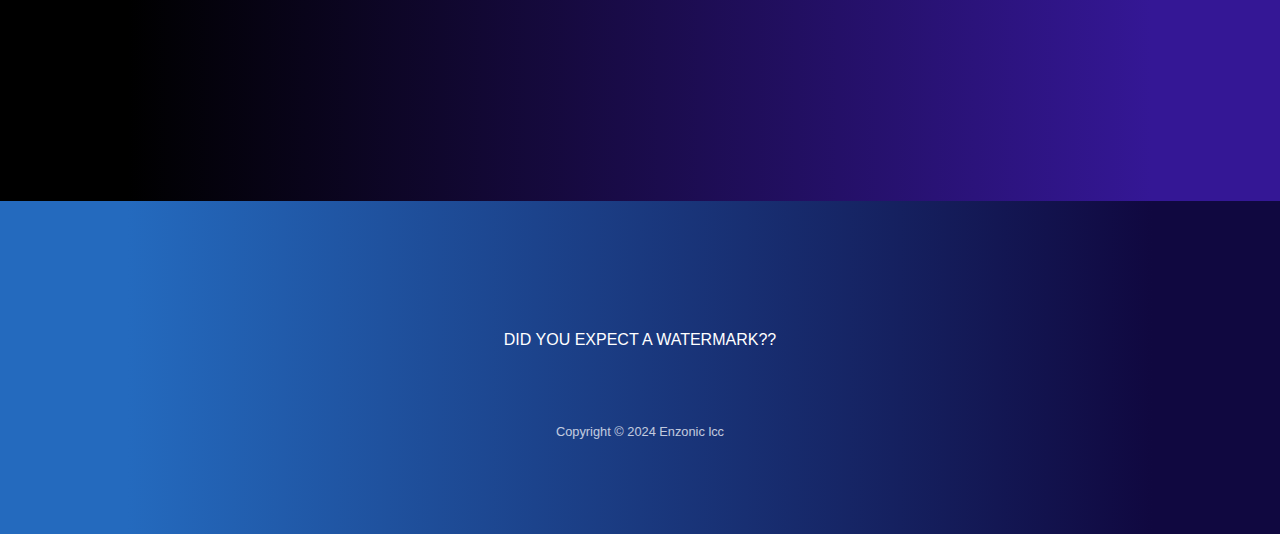
<file: enzonic_hosting_3.html>
<!doctype html>
            <html lang="en">
              <head>
                <meta charset="utf-8">
                <title>enzonic hosting 3</title>
                <meta name="generator" content="GrapesJS Studio">
                <meta name="viewport" content="width=device-width,initial-scale=1">
                <meta property="og:type" content="website">
                <meta name="robots" content="index,follow">
                <link rel="stylesheet" href="./css/style.css">
              </head>
              <body id="imdf7pg"><div class="gjs-grid-row"><div id="i35vrjt" class="gjs-grid-column"><div id="idv7ylf" class="gjs-grid-row"><div id="ijlm0tp" class="gjs-grid-column"><a id="iwnl0bt" class="gjs-link-box"><a href="./home__menu_.html" id="i3bvagr" class="gjs-link">MENU</a></a><a id="ijdy623" class="gjs-link-box"><a href="./home__menu_.html" id="igjrzw5" class="gjs-link">PANEL</a></a></div></div></div></div><h1 id="io6qni7" class="gjs-heading">PLANS</h1><div id="izn9gqo" class="gjs-grid-row"><div id="i5jsdih" class="gjs-grid-column"><a id="ivcxf0k" class="gjs-link-box"><a id="itl9ok3" href="./enzonic_hosting.html" class="gjs-link">Normal</a></a><a id="ijzpd98" class="gjs-link-box"><a id="in1zwjo" href="./enzonic_hosting_2.html" class="gjs-link">Premium</a></a><a id="i3bigrz" class="gjs-link-box"><a id="i65xrkp" href="" class="gjs-link">GOD</a></a></div></div><div id="iwy1bxl" class="gjs-grid-row"><div id="ikxpc7r" class="gjs-grid-column"><div id="io4n9s1" class="gjs-grid-row"><div id="idcp63k" class="gjs-grid-column feature-item"><img alt="OIP-removebg-preview (1).png" src="assets/551351.jpg" id="ixrohzd"/><h3 id="idv54e7" class="gjs-heading">Hyper Tube PLAN    $50/mo.</h3><div id="ie5hy8k" class="text-main-content">SPECS:<br/>CPU: 16 vCPU Cores<br/>RAM: 64 GB <br/>SSD: 2 TB<br/>PORTS: 15<br/></div><a class="gjs-link-box"><a href="./enzo_world.html" id="i46170k" class="gjs-link"><a draggable="false" href="./enzo_world.html" class="gjs-link">PANEL</a></a></a></div><div id="idoaxdp" class="gjs-grid-column feature-item"><img alt="OIP__2_-removebg-preview.png" src="assets/big_chungus.png" id="i06yvbl"/><h3 id="ioevszh" class="gjs-heading">Big Chungus Plan         $80/mo.</h3><div id="ij9bacn" class="text-main-content">SPECS:<br/>CPU: 24v CPU Cores<br/>RAM: 120GB<br/>SSD: 2.4 TB<br/>PORTS: 20<br/></div><a class="gjs-link-box"><a href="./enzo_world.html" id="isiam15" class="gjs-link"><a draggable="false" href="./enzo_world.html" class="gjs-link">PANEL</a></a></a></div></div><div id="icetf01"><span id="iqd6t6i">Note:</span><br id="i6hd6wm-2" draggable="true"/><span id="i7pedqq">Any Server Over Normal plans, will take 1-5 days to set up</span></div></div></div><div id="ivzg34n" class="gjs-grid-row"><div id="iq1hg0i" class="gjs-grid-column"><div id="ig92kcq" class="gjs-grid-row"><div id="i1zwk4h" class="gjs-grid-column"><a href="##" id="itkdnw4" class="gjs-link">DID YOU EXPECT A WATERMARK??</a></div></div><div id="inawxs9" class="gjs-text-blue">Copyright © 2024 Enzonic lcc</div></div></div></body>
            </html>
</file>
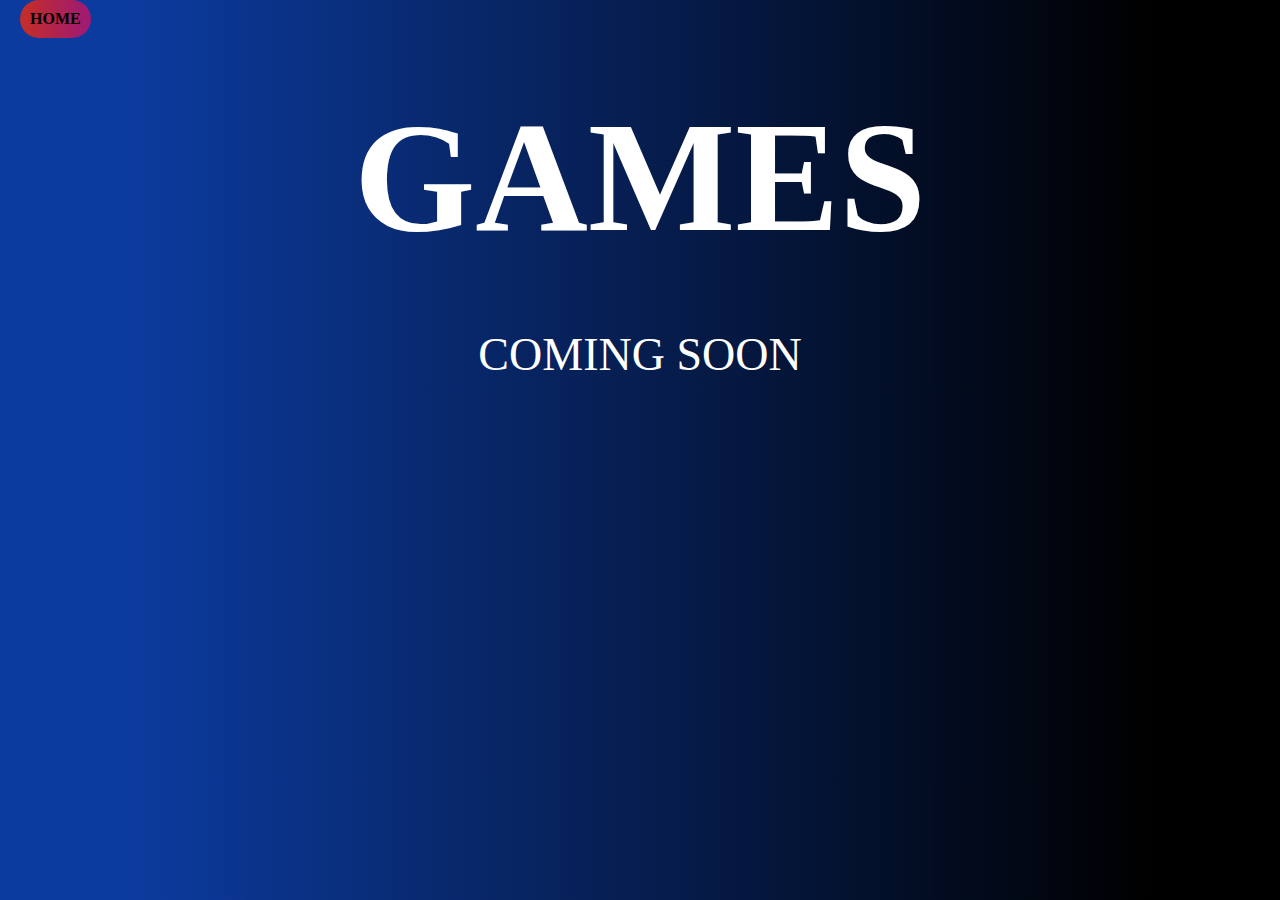
<file: games.html>
<!doctype html>
            <html lang="en">
              <head>
                <meta charset="utf-8">
                <title>games</title>
                <meta name="generator" content="GrapesJS Studio">
                <meta name="viewport" content="width=device-width,initial-scale=1">
                <meta property="og:type" content="website">
                <meta name="robots" content="index,follow">
                <link rel="stylesheet" href="./css/style.css">
              </head>
              <body id="i3cg4d"><a id="ivbkxc" class="gjs-link-box"><a id="io6p7p" href="./index.html" class="gjs-link"><b>HOME</b></a></a><section id="iow5se" class="gjs-section"><div class="gjs-container"><h1 id="im4iix" class="gjs-heading">GAMES</h1></div></section><div id="i6hvhg">COMING SOON</div></body>
            </html>
</file>
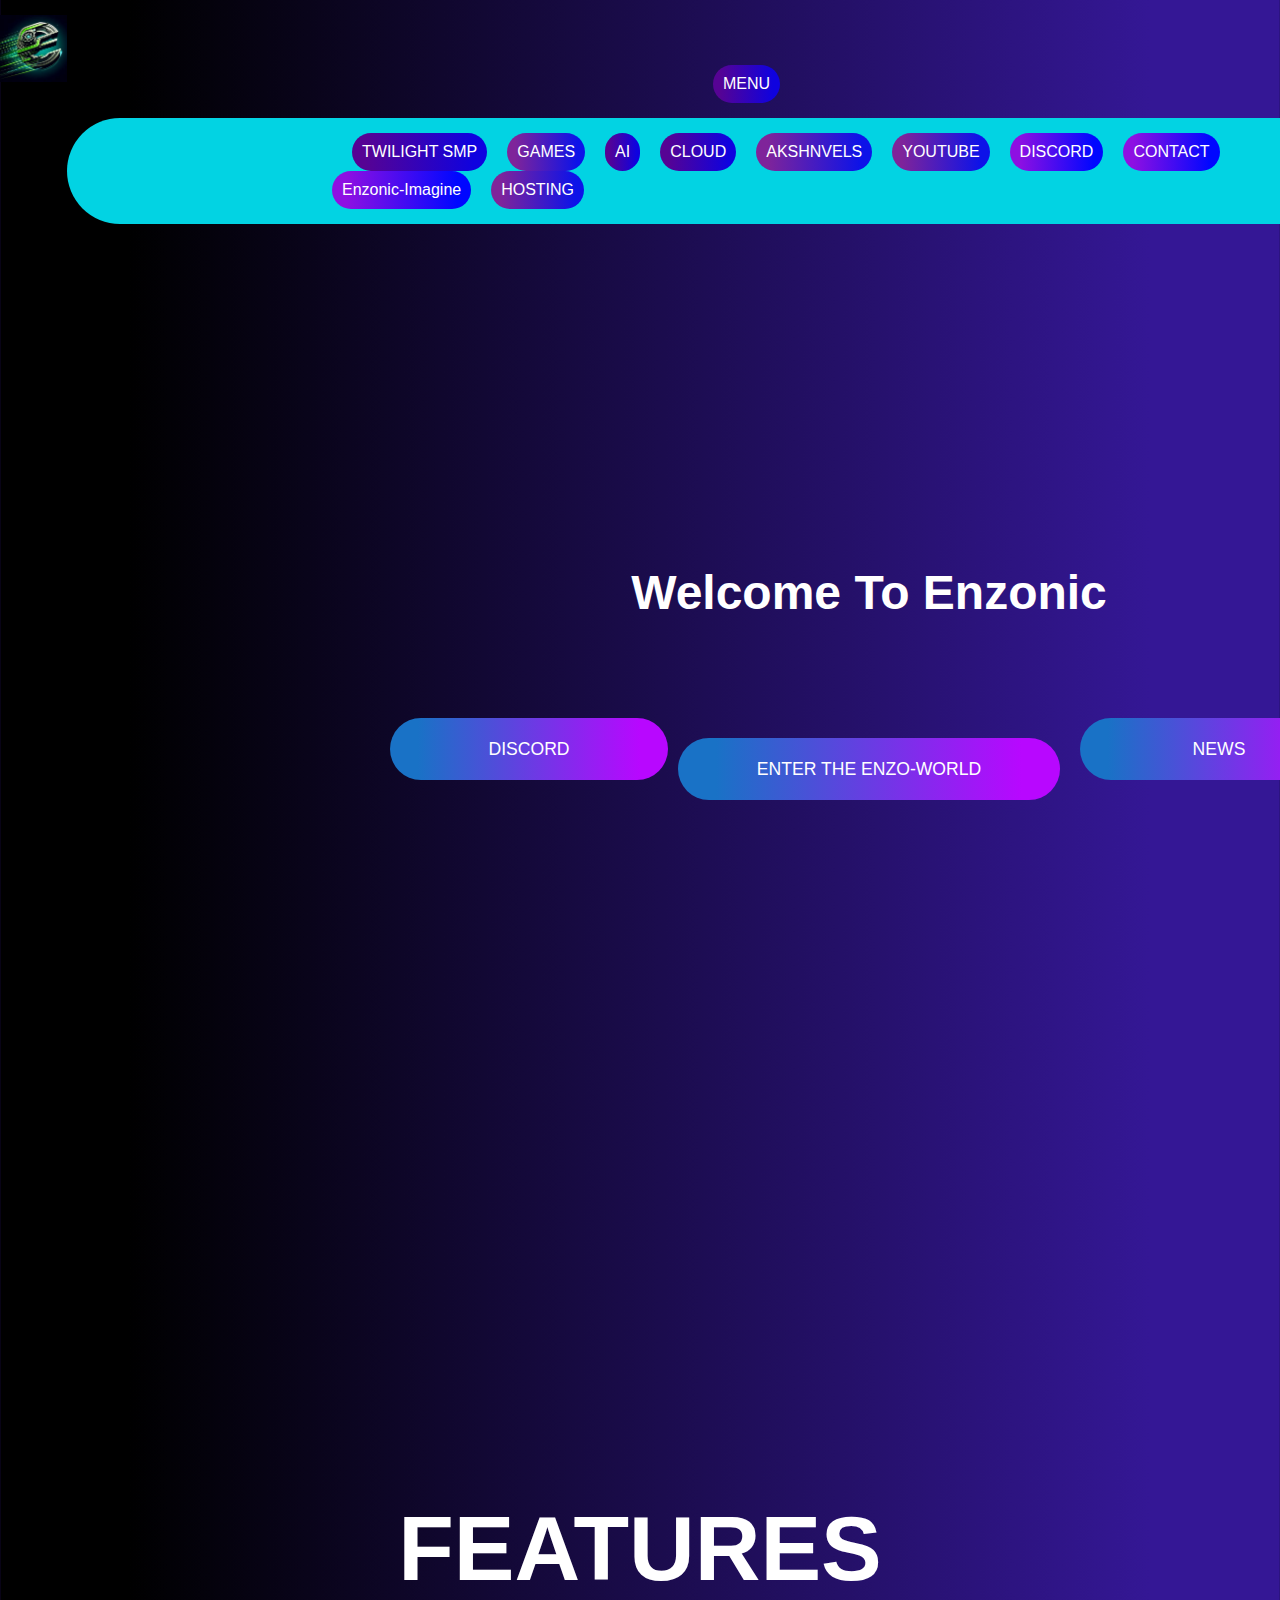
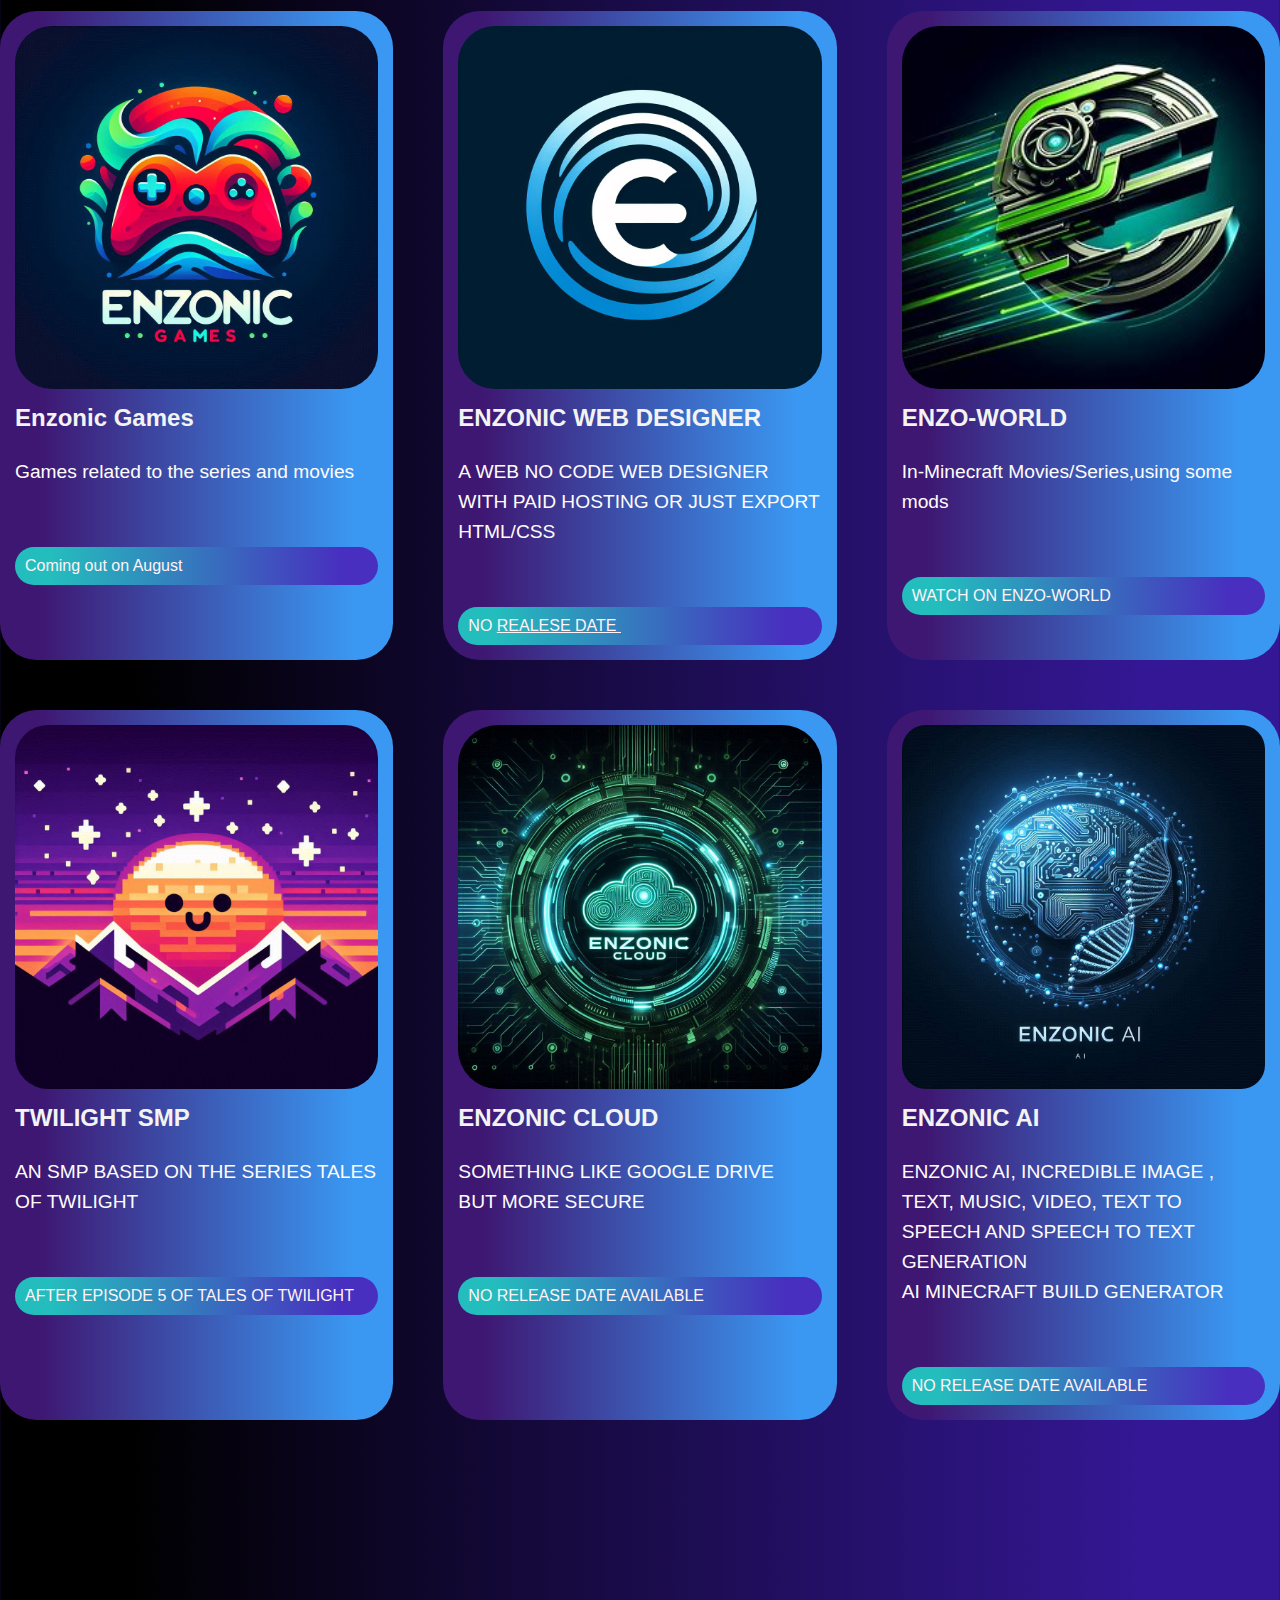
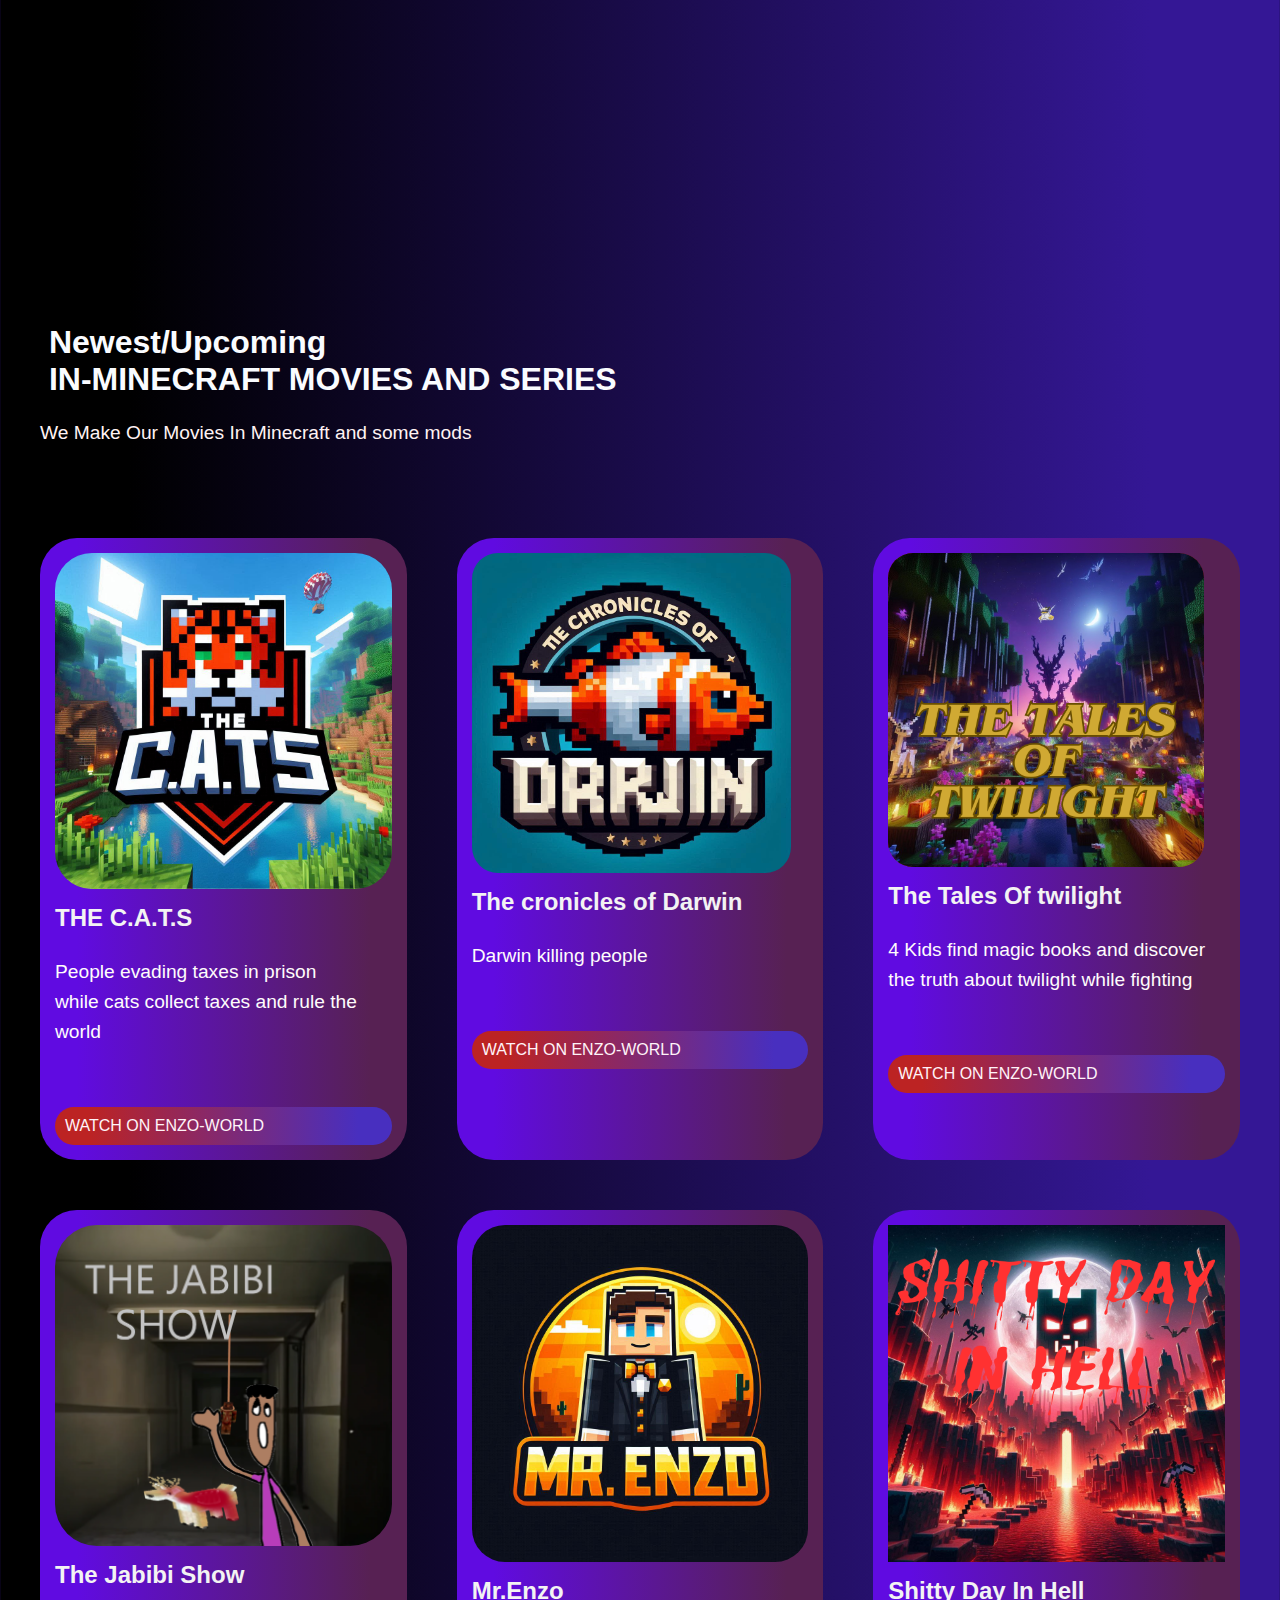
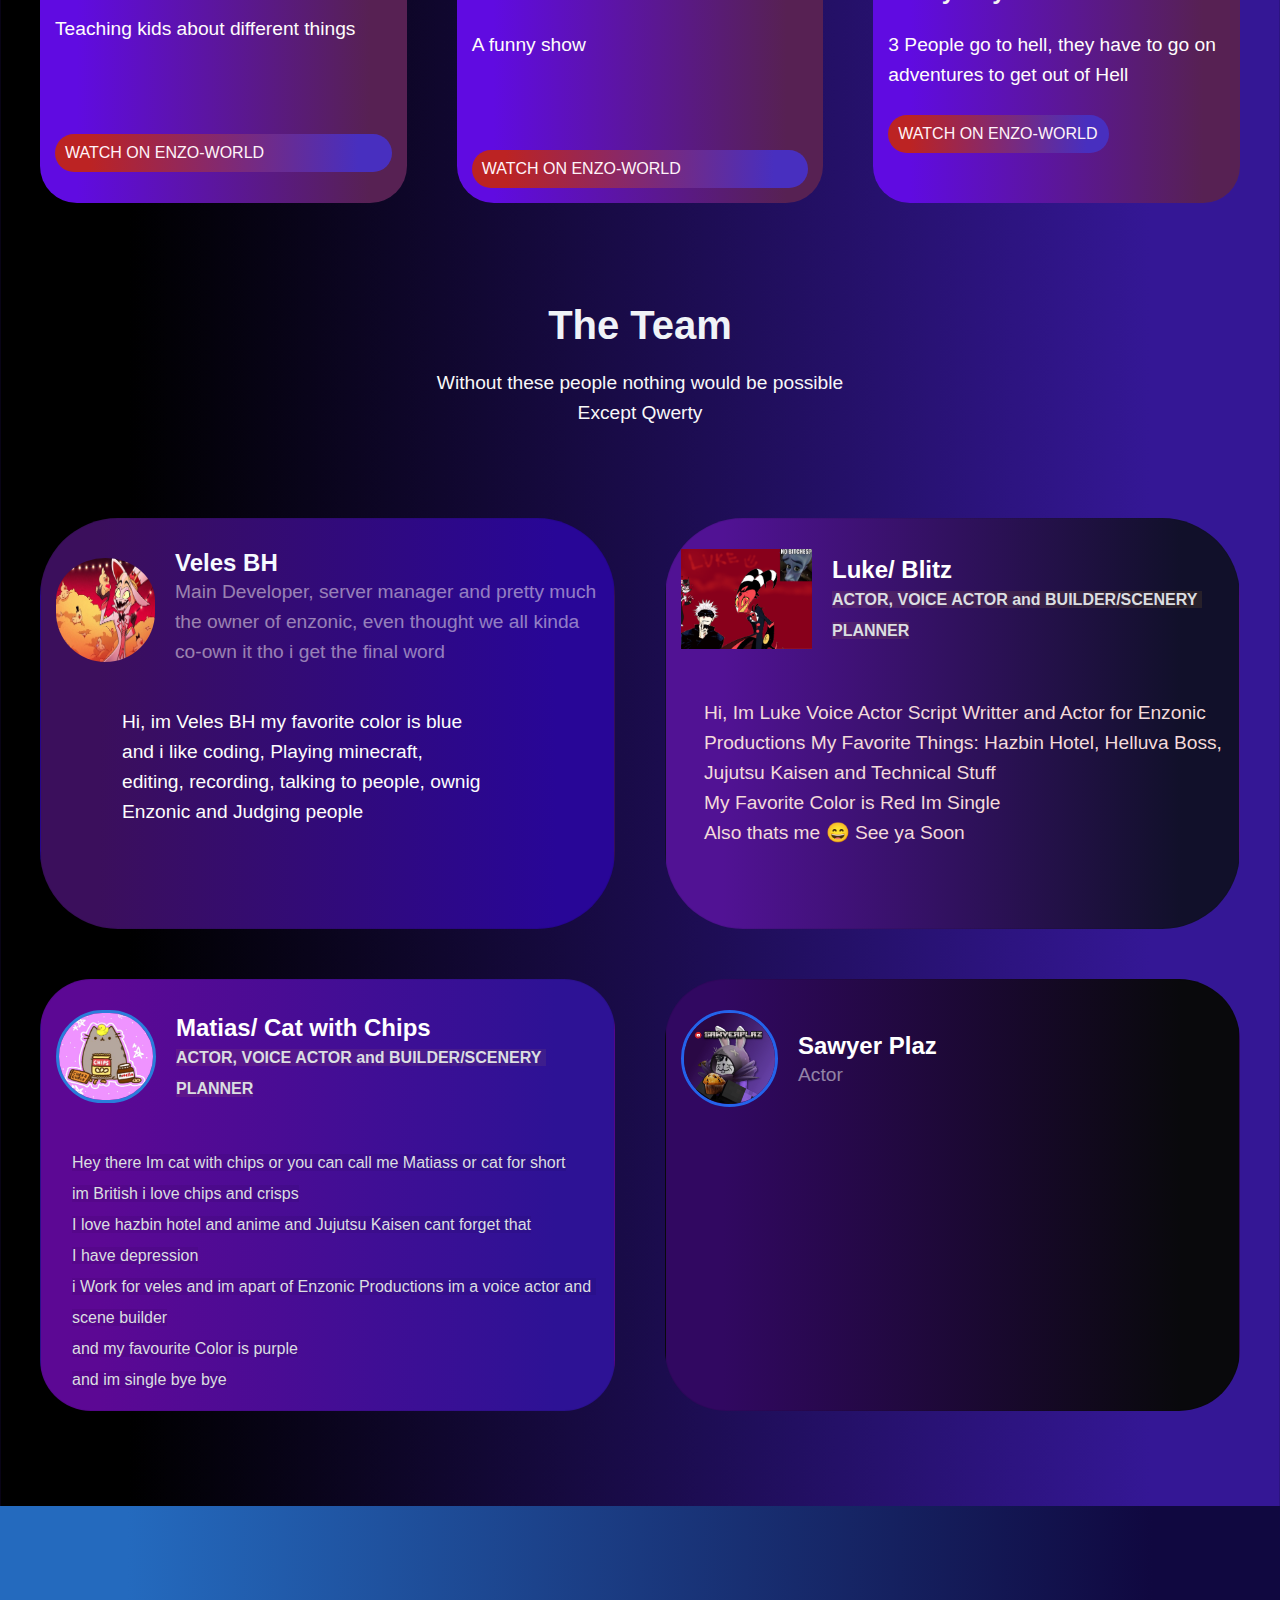
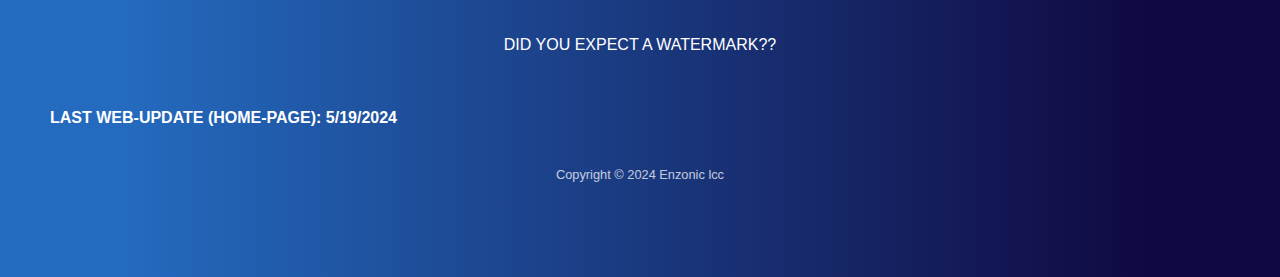
<file: home__menu_.html>
<!doctype html>
            <html lang="en">
              <head>
                <meta charset="utf-8">
                <title>home (menu)</title>
                <meta name="generator" content="GrapesJS Studio">
                <meta name="viewport" content="width=device-width,initial-scale=1">
                <meta property="og:type" content="website">
                <meta name="robots" content="index,follow">
                <link rel="stylesheet" href="./css/style.css">
              </head>
              <body id="i9gi2v"><div class="gjs-grid-row"><div id="il1cpb" class="gjs-grid-column"><img src="assets/oig4.s9wxzhvhwot.jpeg" id="i5zlje"/></div><div id="iy6o18" class="gjs-grid-column"><a id="ikkwkf" class="gjs-link-box"><div id="il9gmt" class="gjs-grid-row"><div id="i3sp2v" class="gjs-grid-column"><a href="./index.html" id="i12yez" class="gjs-link">MENU</a></div></div></a><div id="i08rqa" class="gjs-grid-row"><div id="i6jmh2" class="gjs-grid-column"><a id="i6bbmn" class="gjs-link-box"><a href="" target="_blank" id="i890mn" class="gjs-link">TWILIGHT SMP</a></a><a id="itpoyg" class="gjs-link-box"><a href="./games.html" id="isgwnj" class="gjs-link">GAMES</a></a><a id="isvuuw" class="gjs-link-box"><a href="./ai.html" id="i9c1hf" class="gjs-link">AI</a></a><a id="ixnf4i" class="gjs-link-box"><a href="./cloud.html" id="ic0zpk" class="gjs-link">CLOUD</a></a><a id="i2vyzh" class="gjs-link-box"><a href="./akshnvels.html" id="i7gmif" class="gjs-link">AKSHNVELS</a></a><a id="i7z53a" class="gjs-link-box"><a href="https://www.youtube.com/channel/UCss9ZEsraYR-oqLfD62KSGA" target="_blank" id="ibz9a7" class="gjs-link">YOUTUBE</a></a><a id="i0so7h" class="gjs-link-box"><a href="https://discord.gg/qwSYZErbXv" target="_blank" id="iqpvxk" class="gjs-link">DISCORD</a></a><a href="./contact.html" id="i97c33" class="gjs-link-box"><a href="./contact.html" id="i8pugt" class="gjs-link">CONTACT</a></a><a id="iuqtke" class="gjs-link-box"><a href="https://discord.gg/qwSYZErbXv" target="_blank" id="i159hk" class="gjs-link">Enzonic-Imagine</a></a><a id="im9eu6" class="gjs-link-box"><a href="./enzonic_hosting.html" id="izm5wg" class="gjs-link">HOSTING</a></a></div></div></div></div><div id="ix3qzd" class="gjs-grid-row"><div id="i477of" class="gjs-grid-column"><h1 id="ikkmfa" class="gjs-heading">Welcome To Enzonic</h1><div id="i7medw" class="gjs-grid-row"><div class="gjs-grid-column"><a class="gjs-link-box"><a title="ENTER THE ENZO WORLD" href="https://discord.gg/xxA8MdjSJC" id="i003e3" class="gjs-button"><br/>DISCORD<br/></a></a></div><div class="gjs-grid-column"><a class="gjs-link-box"><a title="ENTER THE ENZO WORLD" href="./enzo_world.html" id="ik82ci" class="gjs-button"><br/>ENTER THE ENZO-WORLD</a></a></div><div class="gjs-grid-column"><a class="gjs-link-box"><a title="ENTER THE ENZO WORLD" href="./news.html" id="i1x4hk" class="gjs-button"><br/>NEWS</a></a></div></div></div></div><h1 id="iqqrva" class="gjs-heading">FEATURES</h1><div id="ig9zfn" class="gjs-grid-row"><div id="ij6i0b" class="gjs-grid-column feature-item"><img alt="_5dd00b31-446e-4734-8ceb-0df58830c3a1.jpeg" src="assets/_4e7eaa23_f0a1_4154_9379_e882030609a7.jpeg" id="ifc3d9"/><h3 id="i9ye28" class="gjs-heading">Enzonic Games</h3><div id="ilqmtu" class="text-main-content">Games related to the series and movies</div><a class="gjs-link-box"><a href="./games.html" id="ivw7vp" class="gjs-link">Coming out on August</a></a></div><div id="ign6yf" class="gjs-grid-column feature-item"><img alt="_5dd00b31-446e-4734-8ceb-0df58830c3a1.jpeg" src="assets/_2d1df1c6_de19_408d_89da_fbe72efade4a.jpg" id="ica4m5"/><h3 id="ii2j8v" class="gjs-heading">ENZONIC WEB DESIGNER</h3><div id="i269u3" class="text-main-content">A WEB NO CODE WEB DESIGNER WITH PAID HOSTING OR JUST EXPORT HTML/CSS</div><a class="gjs-link-box"><a href="https://discord.gg/E6WvpUJSNz" target="_blank" id="ifv3sh" class="gjs-link">NO <u>REALESE DATE </u></a></a></div><div id="ikfrf2" class="gjs-grid-column feature-item"><img alt="_5dd00b31-446e-4734-8ceb-0df58830c3a1.jpeg" src="assets/2q__" id="i36fr4"/><h3 id="ibnljy" class="gjs-heading">ENZO-WORLD</h3><div id="ihwhxi" class="text-main-content">In-Minecraft Movies/Series,using some mods</div><a class="gjs-link-box"><a href="./enzo_world.html" id="iy97gz" class="gjs-link">WATCH ON ENZO-WORLD</a></a></div><div id="izulle" class="gjs-grid-column feature-item"><img alt="_2b279813-88a9-4abc-b9af-44cc92f26806.jpeg" src="assets/_2b279813_88a9_4abc_b9af_44cc92f26806.jpeg" id="iyekkw"/><h3 id="ifk191" class="gjs-heading">TWILIGHT SMP</h3><div id="ink3pz" class="text-main-content">AN SMP BASED ON THE SERIES TALES OF TWILIGHT</div><a class="gjs-link-box"><a href="./enzo_world.html" id="iblowa" class="gjs-link">AFTER EPISODE 5 OF TALES OF TWILIGHT </a></a></div><div id="i9iake" class="gjs-grid-column feature-item"><img alt="_5e0c28c5-89c7-465b-932c-30639c038fa3.jpeg" src="assets/_5e0c28c5_89c7_465b_932c_30639c038fa3.jpeg" id="i65gdl"/><h3 id="iqmzq1" class="gjs-heading">ENZONIC CLOUD</h3><div id="ihsu7k" class="text-main-content">SOMETHING LIKE GOOGLE DRIVE<br/>BUT MORE SECURE</div><a class="gjs-link-box"><a href="./cloud.html" id="i82wln" class="gjs-link">NO RELEASE DATE AVAILABLE</a></a></div><div id="iw4rbx" class="gjs-grid-column feature-item"><img alt="_a3470a0a_de2f_4732_ba3f_708d65ec2181.jpeg" src="assets/_a3470a0a_de2f_4732_ba3f_708d65ec2181.jpeg" id="i43v9g"/><h3 id="ignvm6" class="gjs-heading">ENZONIC AI</h3><div id="infc1y" class="text-main-content">ENZONIC AI, INCREDIBLE IMAGE , TEXT, MUSIC, VIDEO, TEXT TO SPEECH AND SPEECH TO TEXT GENERATION<br/>AI MINECRAFT BUILD GENERATOR</div><a class="gjs-link-box"><a href="./ai.html" id="ij936l" class="gjs-link">NO RELEASE DATE AVAILABLE</a></a></div></div><div id="irgnv8" class="gjs-grid-row"><div id="ijfm6r" class="gjs-grid-column"><h2 id="imbbqg" class="gjs-heading"> Newest/Upcoming<br/> IN-MINECRAFT MOVIES AND SERIES</h2><div id="ijfmpg" class="text-main-content">We Make Our Movies In Minecraft and some mods</div><div id="ifxqrh" class="gjs-grid-row"><div id="i54eav" class="gjs-grid-column feature-item"><img alt="_5dd00b31-446e-4734-8ceb-0df58830c3a1.jpeg" src="assets/_5dd00b31_446e_4734_8ceb_0df58830c3a1.jpeg" id="i3qef4"/><h3 id="i7kl64" class="gjs-heading">THE C.A.T.S</h3><div id="iumyxg" class="text-main-content">People evading taxes in prison<br/>while cats collect taxes and rule the world</div><a class="gjs-link-box"><a href="./enzo_world.html" id="i847e4" class="gjs-link">WATCH ON ENZO-WORLD</a></a></div><div id="itno2f" class="gjs-grid-column feature-item"><img alt="_b55f7d63-c91d-4aa2-85b0-c2a6b56baac4.jpeg" src="assets/_b55f7d63_c91d_4aa2_85b0_c2a6b56baac4.jpeg" id="iioxyx"/><h3 id="ifdwn5" class="gjs-heading">The cronicles of Darwin</h3><div id="ik2sih" class="text-main-content">Darwin killing people</div><a class="gjs-link-box"><a href="./enzo_world.html" id="iexzmh" class="gjs-link">WATCH ON ENZO-WORLD</a></a></div><div id="ihd24o" class="gjs-grid-column feature-item"><img alt="The tales of twilight.png" src="assets/the_tales_of_twilight.png" id="i3aoxz"/><h3 id="isknzi" class="gjs-heading">The Tales Of twilight</h3><div id="iv5163" class="text-main-content">4 Kids find magic books and discover the truth about twilight while fighting</div><a class="gjs-link-box"><a href="./enzo_world.html" id="i09lph" class="gjs-link">WATCH ON ENZO-WORLD</a></a></div><div id="iurb97" class="gjs-grid-column feature-item"><img alt="The_Jabibi_SHow.png" src="assets/the_jabibi_show.png" id="iykitf"/><h3 id="iiu5ux" class="gjs-heading">The Jabibi Show</h3><div id="i1k3bq" class="text-main-content">Teaching kids about different things<br/><br/></div><a class="gjs-link-box"><a href="./enzo_world.html" id="i9jkdm" class="gjs-link">WATCH ON ENZO-WORLD</a></a></div><div id="iddvel" class="gjs-grid-column feature-item"><img alt="_a4d86a34-5d0c-44a1-9d70-00feeed41964.jpeg" src="assets/_a4d86a34_5d0c_44a1_9d70_00feeed41964.jpeg" id="ihs8o4"/><h3 id="i5ixpf" class="gjs-heading">Mr.Enzo</h3><div id="i7pre5" class="text-main-content">A funny show<br/><br/></div><a class="gjs-link-box"><a href="./enzo_world.html" id="ik0uph" class="gjs-link">WATCH ON ENZO-WORLD</a></a></div><div id="ibrlr4" class="gjs-grid-column feature-item"><img alt="Shitty day in hell.png" src="assets/shitty_day_in_hell.png"/><h3 id="ifd4xh" class="gjs-heading">Shitty Day In Hell</h3><div id="ibliky" class="text-main-content">3 People go to hell, they have to go on<br/>adventures to get out of Hell</div><a href="./enzo_world.html" id="ixxq3k" class="gjs-link">WATCH ON ENZO-WORLD</a></div></div></div></div><div id="i24lwg" class="gjs-grid-row"><div id="ifkst5" class="gjs-grid-column"><h2 id="iqis0d" class="gjs-heading">The Team</h2><div id="ie6trg" class="text-main-content">Without these people nothing would be possible<br/>Except Qwerty</div><div id="iq4so6" class="gjs-grid-row"><div id="iqiytz" class="gjs-grid-column testimonial-item"><div id="i5j1pj" class="gjs-grid-row"><div id="izfxxi" class="gjs-grid-column"><img alt="profile.jpg" src="assets/profile.jpg" id="icjbta"/></div><div class="gjs-grid-column"><h4 id="in2l3o" class="gjs-heading">Veles BH</h4><div id="ix0u1c" class="text-main-content">Main Developer, server manager and pretty much the owner of enzonic, even thought we all kinda co-own it tho i get the final word</div></div></div><div id="iji4vg" class="text-main-content">Hi, im Veles BH my favorite color is blue and i like coding, Playing minecraft, editing, recording, talking to people, ownig<br/>Enzonic and Judging people</div></div><div id="iwbakv" class="gjs-grid-column testimonial-item"><div id="iuillo" class="gjs-grid-row"><div id="imnypx" class="gjs-grid-column"><img alt="Luke_Goofy_ahh.png" src="assets/luke_goofy_ahh.png" id="ididbv"/></div><div class="gjs-grid-column"><h4 id="ieo5gs" class="gjs-heading">Luke/ Blitz</h4><div id="icxuvj" class="text-main-content"><span id="iuk0jr"><span id="i4yn99">ACTOR</span><span id="ieg1rt">, VOICE ACTOR and BUILDER</span><span id="iu6ph6">/SCENERY PLANNER</span></span></div></div></div><div id="i853ei" class="text-main-content">Hi, Im Luke Voice Actor Script Writter and Actor for Enzonic Productions My Favorite Things: Hazbin Hotel, Helluva Boss, Jujutsu Kaisen and Technical Stuff <br/>My Favorite Color is Red Im Single<br/>Also thats me 😄 See ya Soon </div></div><div id="itipz3" class="gjs-grid-column testimonial-item"><div id="ithn0c" class="gjs-grid-row"><div id="i21z92" class="gjs-grid-column"><img alt="WhatsApp_Image_2024-05-18_at_13.18.47_ba1901e4.jpg" src="assets/whatsapp_image_2024_05_18_at_13.18.47_ba1901e4.jpg" id="ijo0qb"/></div><div class="gjs-grid-column"><h4 id="ij8s7r" class="gjs-heading">Matias/ Cat with Chips</h4><div id="i0weyh" class="text-main-content"><span id="i2qxyy"><span id="i9zjwu">ACTOR</span><span id="iad6qo">, VOICE ACTOR and BUILDER</span><span id="ity004">/SCENERY PLANNER</span></span></div></div></div><div id="ij0o44" class="text-main-content"><span id="ie1yxj">Hey there Im cat with chips or you can call me Matiass or cat for short</span><span id="ig7nx4">
im British i love chips and crisps
I love hazbin hotel and anime and Jujutsu Kaisen cant forget that
I have depression</span><span id="ix6wuk">
i Work for veles and im apart of Enzonic Productions im a voice actor and scene builder
and my favourite Color is purple</span><span id="ii44uh">
and im single bye bye</span></div></div><div id="iqu746" class="gjs-grid-column testimonial-item"><div id="isfi1k" class="gjs-grid-row"><div id="i8y6eq" class="gjs-grid-column"><img src="assets/sawyerplaz_pfp.jpg" id="i0fash"/></div><div class="gjs-grid-column"><h4 id="iwna0j" class="gjs-heading">Sawyer Plaz</h4><div id="ivj32e" class="text-main-content">Actor</div></div></div></div></div></div></div><div id="imxrkm" class="gjs-grid-row"><div id="inal5w" class="gjs-grid-column"><div id="i0e8ly" class="gjs-grid-row"><div id="iw1gdf" class="gjs-grid-column"><a href="##" id="iba1e5" class="gjs-link">DID YOU EXPECT A WATERMARK??</a></div></div><div id="i29wh9"><b>LAST WEB-UPDATE (HOME-PAGE): 5/19/2024</b></div><div id="iour6t" class="gjs-text-blue">Copyright © 2024 Enzonic lcc</div></div></div></body>
            </html>
</file>
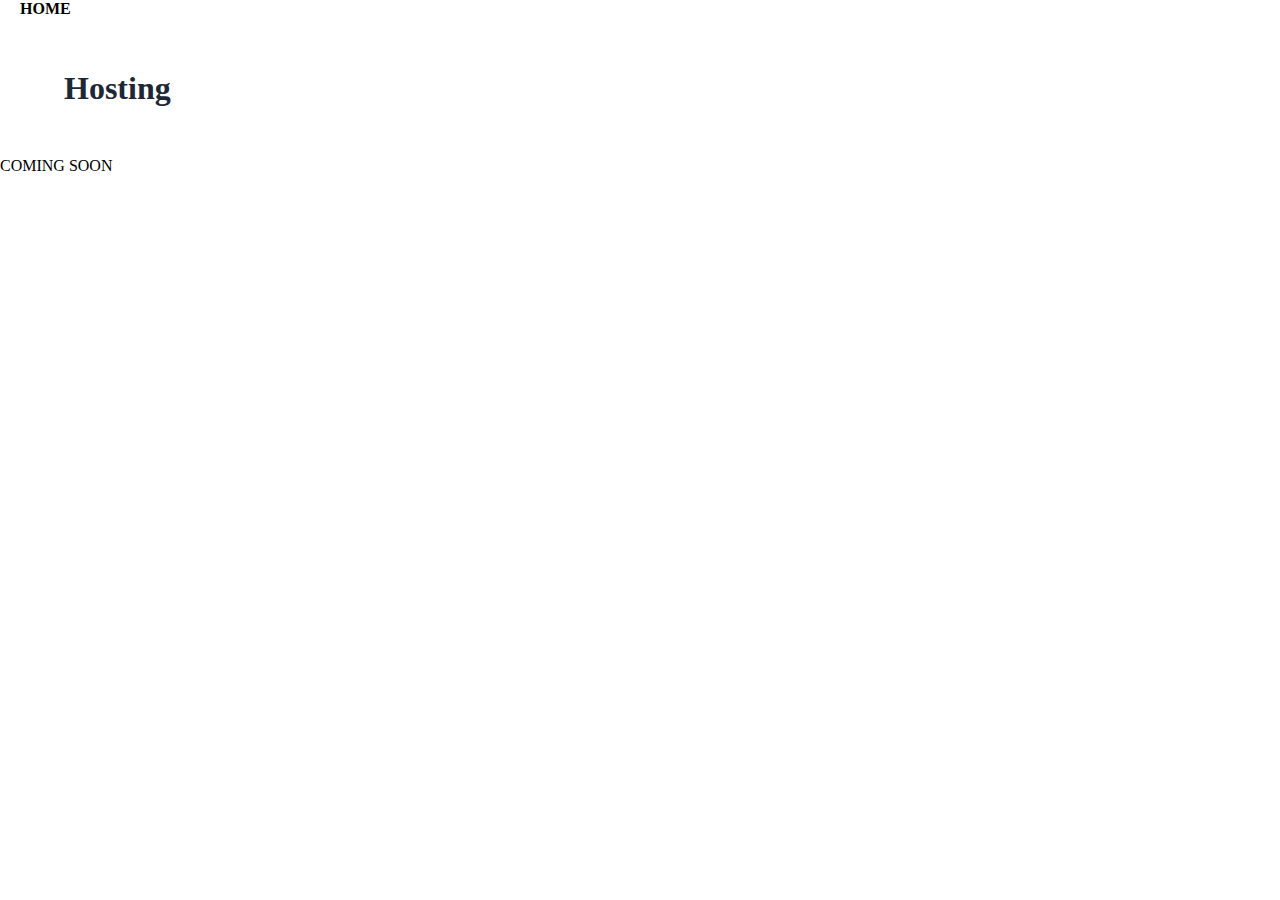
<file: hosting.html>
<!doctype html>
            <html lang="en">
              <head>
                <meta charset="utf-8">
                <title>Hosting</title>
                <meta name="generator" content="GrapesJS Studio">
                <meta name="viewport" content="width=device-width,initial-scale=1">
                <meta property="og:type" content="website">
                <meta name="robots" content="index,follow">
                <link rel="stylesheet" href="./css/style.css">
              </head>
              <body id="ieosvh"><a id="iqnbam" class="gjs-link-box"><a href="./index.html" id="i9hdoh" class="gjs-link"><b>HOME</b></a></a><section id="isx23j" class="gjs-section"><div class="gjs-container"><h1 id="ic1e5b" class="gjs-heading">Hosting</h1></div></section><div id="ilgxu4">COMING SOON</div></body>
            </html>
</file>
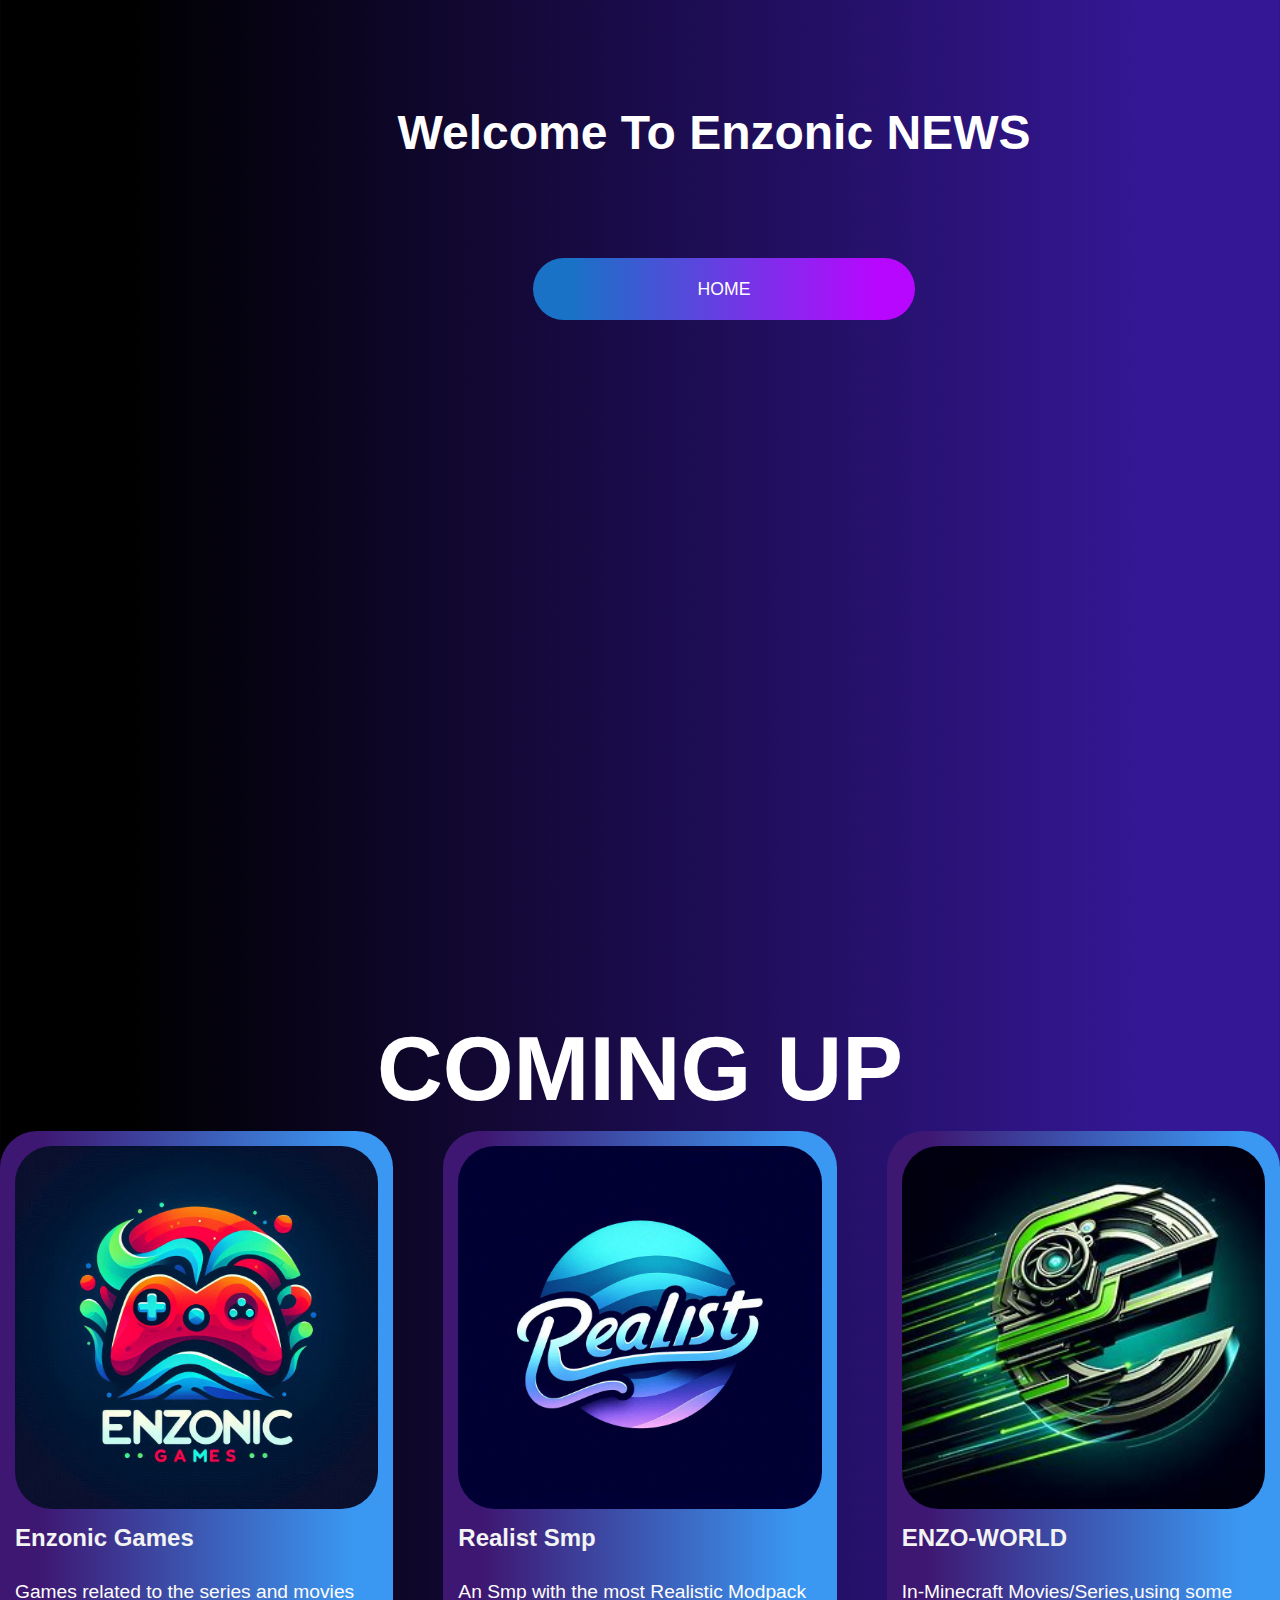
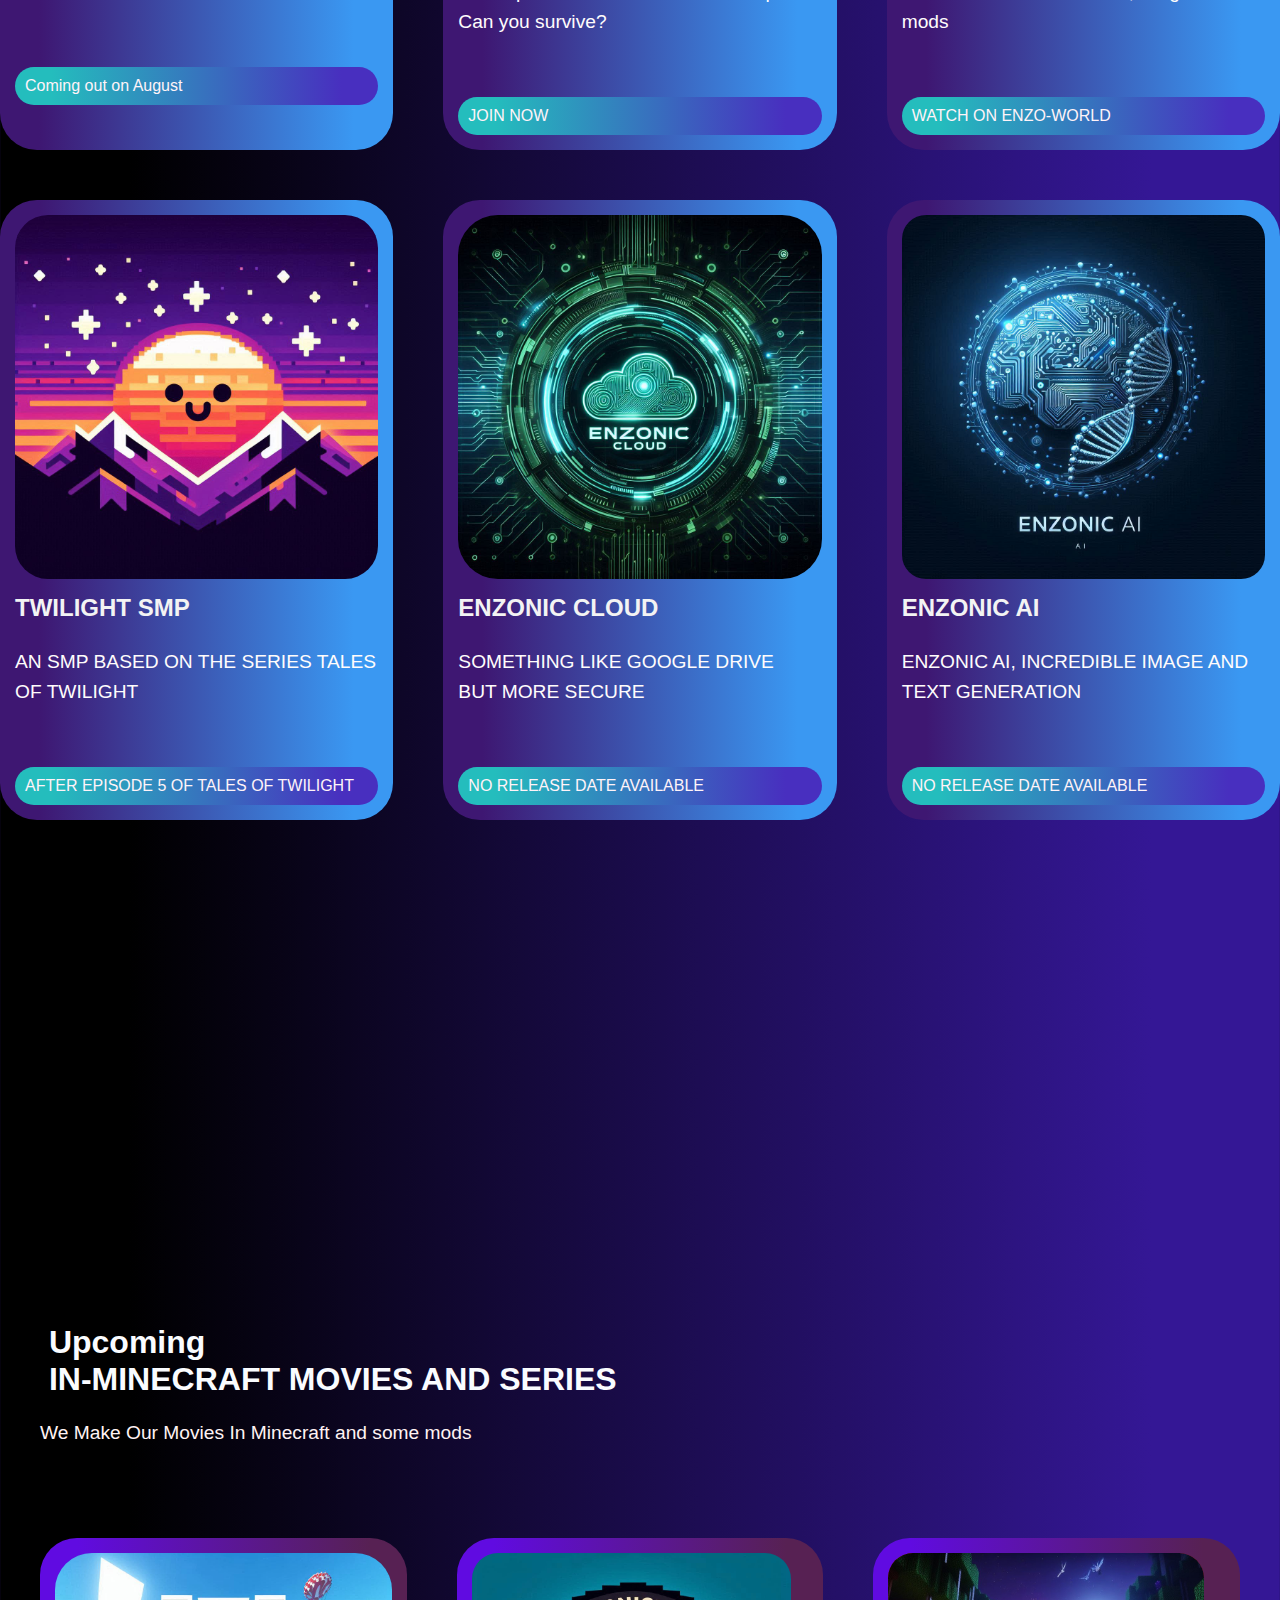
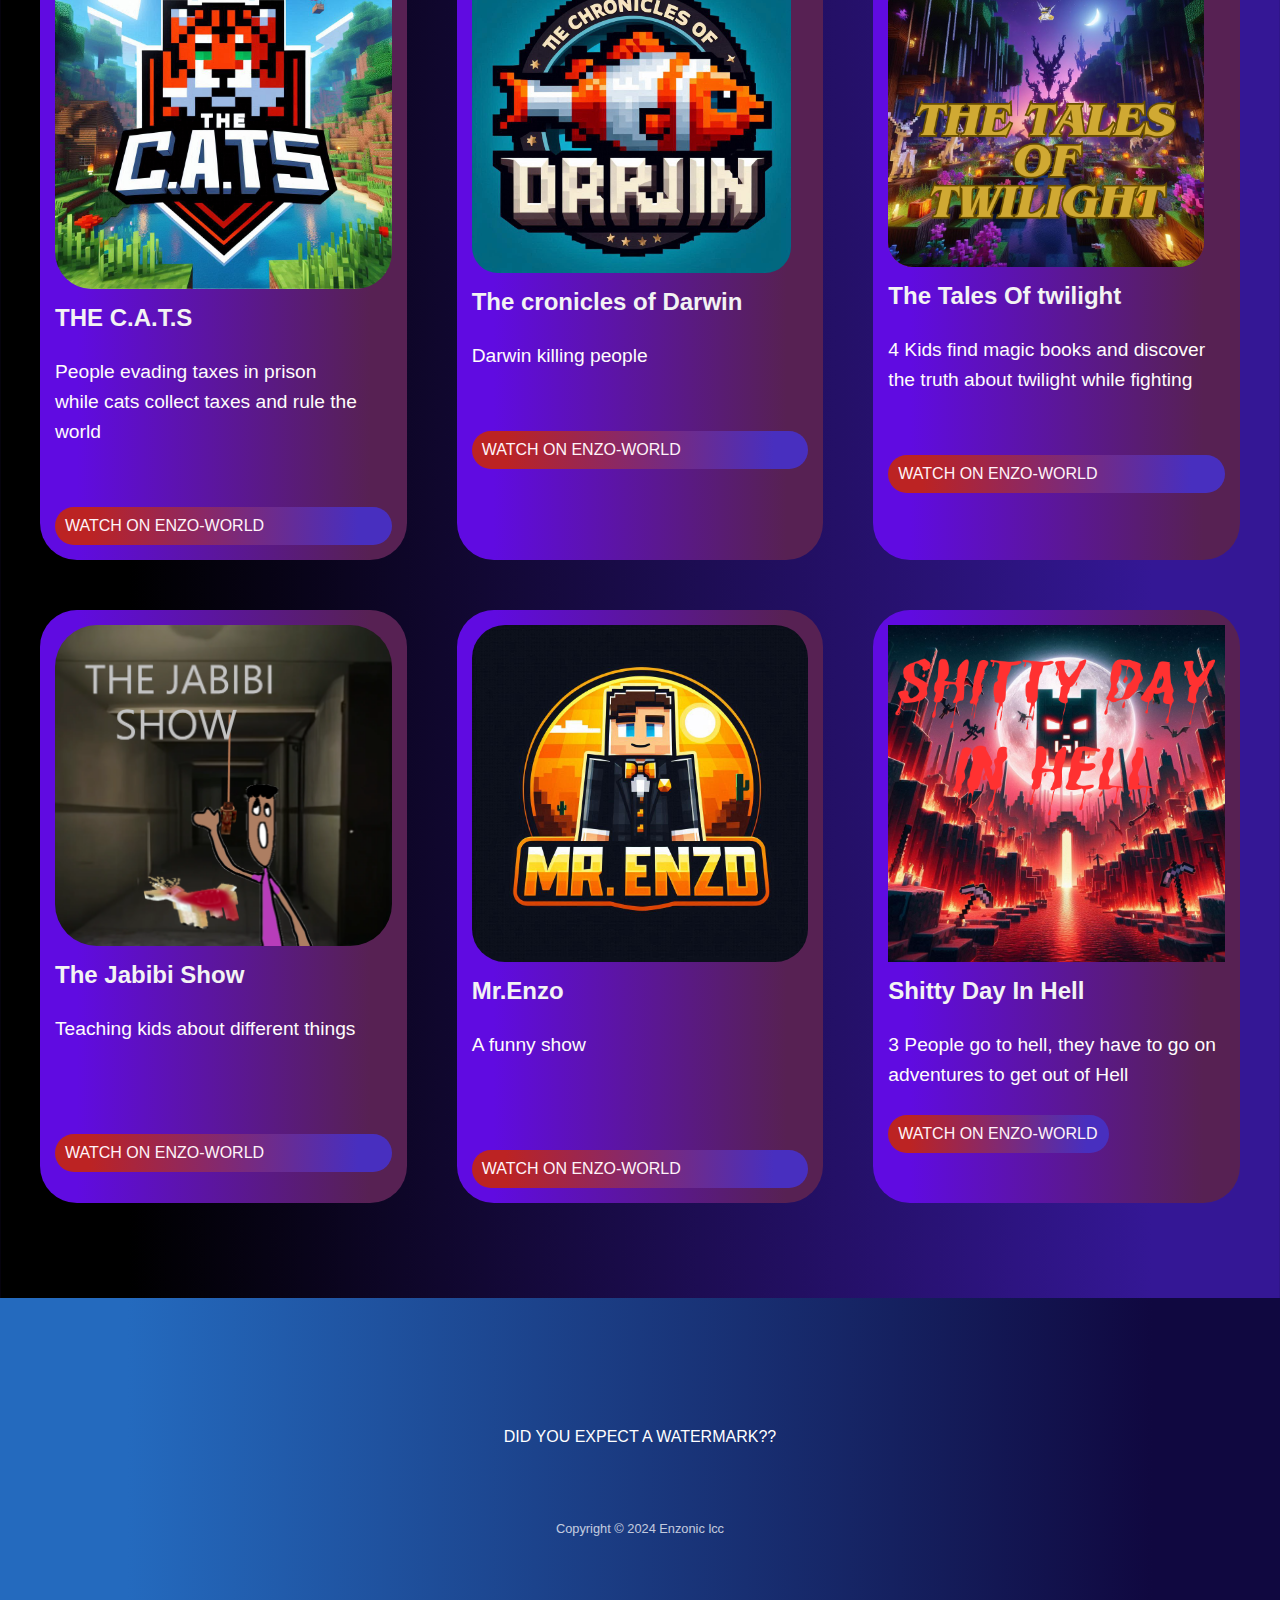
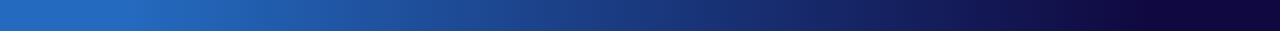
<file: news.html>
<!doctype html>
            <html lang="en">
              <head>
                <meta charset="utf-8">
                <title>News</title>
                <meta name="generator" content="GrapesJS Studio">
                <meta name="viewport" content="width=device-width,initial-scale=1">
                <meta property="og:type" content="website">
                <meta name="robots" content="index,follow">
                <link rel="stylesheet" href="./css/style.css">
              </head>
              <body id="iq6eid"><div class="gjs-grid-row"></div><div id="i8xphr" class="gjs-grid-row"><div id="idqfsa" class="gjs-grid-column"><h1 id="ifohj9" class="gjs-heading">Welcome To Enzonic NEWS</h1><div id="iv3i01" class="gjs-grid-row"><div class="gjs-grid-column"><a class="gjs-link-box"><a title="ENTER THE ENZO WORLD" href="./index.html" id="iuidr9" class="gjs-button"><br/>HOME</a></a></div></div></div></div><h1 id="i0pxac" class="gjs-heading">COMING UP</h1><div id="i08q5k" class="gjs-grid-row"><div id="ikhdwg" class="gjs-grid-column feature-item"><img alt="_5dd00b31-446e-4734-8ceb-0df58830c3a1.jpeg" src="assets/_4e7eaa23_f0a1_4154_9379_e882030609a7.jpeg" id="iah1ao"/><h3 id="iqecf9" class="gjs-heading">Enzonic Games</h3><div id="iuz8es" class="text-main-content">Games related to the series and movies</div><a class="gjs-link-box"><a href="./games.html" id="ia3g2c" class="gjs-link">Coming out on August</a></a></div><div id="iya5tx" class="gjs-grid-column feature-item"><img alt="_5dd00b31-446e-4734-8ceb-0df58830c3a1.jpeg" src="assets/_4a889d8e_8cff_475a_8332_1891c40cb176.jpeg" id="iqeg92"/><h3 id="i4lp9g" class="gjs-heading">Realist Smp</h3><div id="i59skg" class="text-main-content">An Smp with the most Realistic Modpack<br/>Can you survive?</div><a id="ih84fd" class="gjs-link-box"><a href="https://discord.gg/E6WvpUJSNz" target="_blank" id="ik3uit" class="gjs-link">JOIN NOW</a></a></div><div id="im5y98" class="gjs-grid-column feature-item"><img alt="_5dd00b31-446e-4734-8ceb-0df58830c3a1.jpeg" src="assets/2q__" id="i1d3tp"/><h3 id="il2w7g" class="gjs-heading">ENZO-WORLD</h3><div id="iio4fw" class="text-main-content">In-Minecraft Movies/Series,using some mods</div><a class="gjs-link-box"><a href="./enzo_world.html" id="iwt20f" class="gjs-link">WATCH ON ENZO-WORLD</a></a></div><div id="iepcal" class="gjs-grid-column feature-item"><img alt="_2b279813-88a9-4abc-b9af-44cc92f26806.jpeg" src="assets/_2b279813_88a9_4abc_b9af_44cc92f26806.jpeg" id="iqmkek"/><h3 id="ixxszg" class="gjs-heading">TWILIGHT SMP</h3><div id="izrzzm" class="text-main-content">AN SMP BASED ON THE SERIES TALES OF TWILIGHT</div><a id="ihdirn" class="gjs-link-box"><a href="./enzo_world.html" id="i529w8" class="gjs-link">AFTER EPISODE 5 OF TALES OF TWILIGHT </a></a></div><div id="i6yinh" class="gjs-grid-column feature-item"><img alt="_5e0c28c5-89c7-465b-932c-30639c038fa3.jpeg" src="assets/_5e0c28c5_89c7_465b_932c_30639c038fa3.jpeg" id="iaodqx"/><h3 id="ivg3ko" class="gjs-heading">ENZONIC CLOUD</h3><div id="ixbnlj" class="text-main-content">SOMETHING LIKE GOOGLE DRIVE<br/>BUT MORE SECURE</div><a class="gjs-link-box"><a href="./cloud.html" id="ixaryg" class="gjs-link">NO RELEASE DATE AVAILABLE</a></a></div><div id="ies2ck" class="gjs-grid-column feature-item"><img alt="_a3470a0a_de2f_4732_ba3f_708d65ec2181.jpeg" src="assets/_a3470a0a_de2f_4732_ba3f_708d65ec2181.jpeg" id="i3gxal"/><h3 id="i0ppvb" class="gjs-heading">ENZONIC AI</h3><div id="izj6ae" class="text-main-content">ENZONIC AI, INCREDIBLE IMAGE AND TEXT GENERATION<br/></div><a class="gjs-link-box"><a href="./ai.html" id="ilan9r" class="gjs-link">NO RELEASE DATE AVAILABLE</a></a></div></div><div id="ip27vg" class="gjs-grid-row"><div id="ie0aij" class="gjs-grid-column"><h2 id="i7xy8f" class="gjs-heading"> Upcoming<br/> IN-MINECRAFT MOVIES AND SERIES</h2><div id="idw5zh" class="text-main-content">We Make Our Movies In Minecraft and some mods</div><div id="iorj7b" class="gjs-grid-row"><div id="igs9bh" class="gjs-grid-column feature-item"><img alt="_5dd00b31-446e-4734-8ceb-0df58830c3a1.jpeg" src="assets/_5dd00b31_446e_4734_8ceb_0df58830c3a1.jpeg" id="ixiyb3"/><h3 id="imu8ck" class="gjs-heading">THE C.A.T.S</h3><div id="i2n0k1" class="text-main-content">People evading taxes in prison<br/>while cats collect taxes and rule the world</div><a class="gjs-link-box"><a href="./enzo_world.html" id="inqfak" class="gjs-link">WATCH ON ENZO-WORLD</a></a></div><div id="inflz9" class="gjs-grid-column feature-item"><img alt="_b55f7d63-c91d-4aa2-85b0-c2a6b56baac4.jpeg" src="assets/_b55f7d63_c91d_4aa2_85b0_c2a6b56baac4.jpeg" id="ikc5si"/><h3 id="icqrti" class="gjs-heading">The cronicles of Darwin</h3><div id="ilmb09" class="text-main-content">Darwin killing people</div><a class="gjs-link-box"><a href="./enzo_world.html" id="irxqde" class="gjs-link">WATCH ON ENZO-WORLD</a></a></div><div id="iax3wx" class="gjs-grid-column feature-item"><img alt="The tales of twilight.png" src="assets/the_tales_of_twilight.png" id="ixp96r"/><h3 id="iqzahx" class="gjs-heading">The Tales Of twilight</h3><div id="i59tdz" class="text-main-content">4 Kids find magic books and discover the truth about twilight while fighting</div><a class="gjs-link-box"><a href="./enzo_world.html" id="ig3clm" class="gjs-link">WATCH ON ENZO-WORLD</a></a></div><div id="i8lt7s" class="gjs-grid-column feature-item"><img alt="The_Jabibi_SHow.png" src="assets/the_jabibi_show.png" id="icgkbj"/><h3 id="iezzw7" class="gjs-heading">The Jabibi Show</h3><div id="im7ot8" class="text-main-content">Teaching kids about different things<br/><br/></div><a class="gjs-link-box"><a href="./enzo_world.html" id="izarz6" class="gjs-link">WATCH ON ENZO-WORLD</a></a></div><div id="i97wft" class="gjs-grid-column feature-item"><img alt="_a4d86a34-5d0c-44a1-9d70-00feeed41964.jpeg" src="assets/_a4d86a34_5d0c_44a1_9d70_00feeed41964.jpeg" id="i12kc9"/><h3 id="ibbla2" class="gjs-heading">Mr.Enzo</h3><div id="i55kr6" class="text-main-content">A funny show<br/><br/></div><a class="gjs-link-box"><a href="./enzo_world.html" id="i79ug9" class="gjs-link">WATCH ON ENZO-WORLD</a></a></div><div id="i12x1c" class="gjs-grid-column feature-item"><img alt="Shitty day in hell.png" src="assets/shitty_day_in_hell.png"/><h3 id="i7kkww" class="gjs-heading">Shitty Day In Hell</h3><div id="ikvlrl" class="text-main-content">3 People go to hell, they have to go on<br/>adventures to get out of Hell</div><a href="./enzo_world.html" id="iqphyf" class="gjs-link">WATCH ON ENZO-WORLD</a></div></div></div></div><div id="ion08g" class="gjs-grid-row"><div id="i8hsts" class="gjs-grid-column"><div id="i8nsgf" class="gjs-grid-row"><div id="ibfbj4" class="gjs-grid-column"><a href="##" id="ikq6rf" class="gjs-link">DID YOU EXPECT A WATERMARK??</a></div></div><div id="igpl4u" class="gjs-text-blue">Copyright © 2024 Enzonic lcc</div></div></div></body>
            </html>
</file>
<file: css/style.css>
* { box-sizing: border-box; } body {margin: 0;}.gjs-grid-column{flex:1 1 0%;padding:5px 0;}.gjs-link{vertical-align:top;max-width:100%;display:inline-block;text-decoration:none;color:inherit;}.gjs-grid-row{display:flex;justify-content:flex-start;align-items:stretch;flex-direction:row;min-height:auto;padding:10px 0;}.gjs-heading{margin:0;}.gjs-heading{margin:0;color:rgba(29, 40, 55, 1);}.gjs-grid-column{flex:1 1 0%;padding:5px 0;}.gjs-grid-row{display:flex;justify-content:flex-start;align-items:stretch;flex-direction:row;min-height:auto;padding:10px 0;}.gjs-link{vertical-align:top;max-width:100%;display:inline-block;text-decoration:none;color:inherit;transition:color 0.3s ease 0s;}#irz7b{justify-content:center;padding-top:80px;padding-bottom:677px;padding-left:20px;padding-right:20px;background-color:rgba(76, 45, 138, 0);margin-top:0px;margin-right:0px;margin-bottom:0px;margin-left:0px;width:1428px;}#iycz3{max-width:1200px;align-items:center;display:flex;flex-direction:column;gap:10px;margin-top:0px;margin-right:0px;margin-bottom:0px;margin-left:310px;}#irjua{font-size:3rem;text-align:center;color:rgba(255, 255, 255, 1);}.text-content{line-height:20px;}.text-main-content{line-height:30px;font-size:1.2rem;}#iau9{font-family:Arial, Helvetica, sans-serif;color:#475569;background-image:linear-gradient(90deg, black 10%, rgba(52, 23, 149, 1) 90%);background-position:0px 0px;background-size:100% 100%;background-repeat:repeat;background-attachment:scroll;background-origin:padding-box;}#i8w4i{max-width:1200px;display:flex;flex-direction:column;}#ioyxg{justify-content:center;padding-top:80px;padding-bottom:80px;padding-left:20px;padding-right:20px;background-color:rgba(82, 132, 163, 0);margin-top:409px;margin-right:0px;margin-bottom:0px;margin-left:0px;}#iiacm{font-size:2rem;margin-bottom:10px;max-width:750px;padding-top:0px;padding-right:0px;padding-bottom:0px;padding-left:0px;width:1078px;color:rgba(250, 252, 255, 1);text-align:left;margin-top:0px;margin-right:298px;margin-left:0px;}#ixzh1{width:100%;flex-wrap:wrap;justify-content:flex-start;gap:50px;}.gjs-grid-column.feature-item{padding-top:15px;padding-right:15px;padding-bottom:15px;padding-left:15px;display:flex;flex-direction:column;gap:15px;min-width:30%;}#ia21sa{padding:10px;max-width:750px;margin-bottom:70px;padding-left:0px;padding-right:0px;color:rgba(255, 243, 243, 1);}#ihap8q{font-size:2.5rem;margin-bottom:10px;text-align:center;color:rgba(240, 243, 247, 1);}#i6fjjy{padding:10px;max-width:750px;margin-bottom:70px;padding-left:0px;padding-right:0px;text-align:center;color:rgba(248, 248, 248, 1);}#iqroa4{font-size:1.5rem;color:rgba(246, 250, 255, 1);}#i5k4nf{width:100%;flex-wrap:wrap;justify-content:flex-start;gap:50px;}#infwen{max-width:1200px;align-items:center;display:flex;flex-direction:column;}#testimonial-section{justify-content:center;padding-top:0px;padding-bottom:80px;padding-left:20px;padding-right:20px;background-color:rgba(97, 100, 143, 0);}#inea73{justify-content:space-between;background-image:linear-gradient(90deg, rgba(59, 15, 92, 1) 10%, rgba(40, 6, 151, 1) 90%);background-position:0px 0px;background-size:100% 100%;background-repeat:repeat;background-attachment:scroll;background-origin:padding-box;border-top-left-radius:78px;border-top-right-radius:78px;border-bottom-right-radius:78px;border-bottom-left-radius:78px;}.gjs-grid-column.testimonial-item{padding-top:15px;padding-right:15px;padding-bottom:15px;padding-left:15px;display:flex;flex-direction:column;gap:15px;min-width:45%;background-color:rgba(247, 247, 247, 0.23);border-top-left-radius:5px;border-top-right-radius:5px;border-bottom-right-radius:5px;border-bottom-left-radius:5px;align-items:flex-start;border-top-width:1px;border-right-width:1px;border-bottom-width:1px;border-left-width:1px;border-top-style:solid;border-right-style:solid;border-bottom-style:solid;border-left-style:solid;border-top-color:rgba(0, 0, 0, 0.06);border-right-color:rgba(0, 0, 0, 0.06);border-bottom-color:rgba(0, 0, 0, 0.06);border-left-color:rgba(0, 0, 0, 0.06);}#idva29{flex:0 1 auto;}#i2d7qp{width:100%;gap:20px;align-items:center;}#iaqf2c{color:rgba(255, 247, 247, 0.5);}#it3yug{padding:10px;padding-left:66px;padding-right:0px;color:rgba(253, 253, 253, 1);width:433px;padding-top:10px;padding-bottom:86px;}#i8gt4n{padding:10px;padding-left:23px;padding-right:0px;color:rgba(243, 218, 218, 1);padding-top:10px;padding-bottom:65px;}#inucqu{flex:0 1 auto;}#i04ztt{font-size:1.5rem;color:rgba(255, 255, 255, 1);}#ia9ts3{color:rgba(0, 0, 0, 0.5);}#ish0zj{width:100%;gap:20px;align-items:center;}#idndjn{justify-content:space-between;background-image:linear-gradient(90deg, rgba(81, 18, 148, 1) 10%, rgba(17, 16, 42, 1) 90%);background-position:0px 0px;background-size:100% 100%;background-repeat:repeat;background-attachment:scroll;background-origin:padding-box;border-top-left-radius:78px;border-top-right-radius:78px;border-bottom-right-radius:78px;border-bottom-left-radius:78px;background-color:rgba(246, 243, 255, 0);}#ilriti{max-width:1200px;display:flex;flex-direction:column;}#iv3be5{justify-content:center;padding-top:80px;padding-left:20px;padding-right:20px;padding-bottom:80px;border-top-left-radius:0px;border-top-right-radius:0px;border-bottom-right-radius:0px;border-bottom-left-radius:0px;background-image:linear-gradient(90deg, rgba(36, 106, 190, 1) 10%, rgba(16, 8, 64, 1) 90%);background-position:0px 0px;background-size:100% 100%;background-repeat:repeat;background-attachment:scroll;background-origin:padding-box;}#im0rle{flex-direction:column;}#it6g1v{padding:10px;text-align:center;font-size:0.8rem;margin-top:20px;opacity:75%;color:rgba(250, 251, 255, 1);}#ikj01e{display:block;color:rgba(255, 255, 255, 1);}#i1hx7l{display:flex;gap:30px;flex:0 1 auto;justify-content:center;margin-top:30px;margin-bottom:30px;}.gjs-button{vertical-align:top;max-width:100%;display:inline-block;text-decoration:none;color:white;padding-right:15px;padding-bottom:10px;padding-left:15px;background-color:rgb(36, 99, 235);border-top-left-radius:5px;border-top-right-radius:5px;border-bottom-right-radius:5px;border-bottom-left-radius:5px;padding-top:10px;font-size:1.1rem;text-align:center;}.gjs-text-blue{color:rgb(36, 99, 235);}.gjs-link:hover{color:rgb(36, 99, 235);text-decoration:underline;}.gjs-icon.gjs-feature-icon{padding-top:10px;padding-right:10px;padding-bottom:10px;padding-left:10px;background-color:rgb(36, 99, 235);color:white;border-top-left-radius:10px;border-top-right-radius:10px;border-bottom-right-radius:10px;border-bottom-left-radius:10px;}#ieu6p6{font-size:1.5rem;color:rgba(243, 243, 243, 1);}#izqkf7{padding:10px;padding-left:0px;padding-right:0px;color:rgba(255, 252, 252, 1);}#iar3s{background-image:linear-gradient(90deg, rgba(25, 114, 198, 1) 10%, rgba(184, 7, 255, 1) 90%);background-position:0px 0px;background-size:100% 100%;background-repeat:repeat;background-attachment:scroll;background-origin:padding-box;background-color:rgba(35, 98, 235, 0);width:278px;height:62px;padding-top:0px;padding-right:15px;padding-bottom:39px;padding-left:15px;margin-top:0px;margin-right:0px;margin-bottom:0px;margin-left:0px;border-top-left-radius:76px;border-top-right-radius:76px;border-bottom-right-radius:76px;border-bottom-left-radius:76px;}#ihz5xd{color:black;border-top-left-radius:100%;border-top-right-radius:100%;border-bottom-right-radius:100%;border-bottom-left-radius:100%;max-width:100%;width:97px;border-top-width:3px;border-right-width:3px;border-bottom-width:3px;border-left-width:3px;border-top-color:rgb(36, 99, 235);border-right-color:rgb(36, 99, 235);border-bottom-color:rgb(36, 99, 235);border-left-color:rgb(36, 99, 235);border-top-style:solid;border-right-style:solid;border-bottom-style:solid;border-left-style:solid;height:97px;padding-top:0px;padding-right:0px;padding-bottom:0px;padding-left:0px;}#ipxc7j{flex:0 1 auto;}#io40h8{font-size:1.5rem;color:rgba(255, 255, 255, 1);}#i4irem{color:rgba(255, 255, 255, 0.5);}#iix1gq{width:100%;gap:20px;align-items:center;}#iaz0of{justify-content:space-between;background-image:linear-gradient(90deg, rgba(49, 8, 97, 1) 10%, rgba(9, 9, 12, 1) 90%);background-position:0px 0px;background-size:100% 100%;background-repeat:repeat;background-attachment:scroll;background-origin:padding-box;border-top-left-radius:61px;border-top-right-radius:61px;border-bottom-right-radius:61px;border-bottom-left-radius:61px;}#im9esm{flex:0 1 auto;}#iwer2t{font-size:1.5rem;color:rgba(255, 255, 255, 1);}#igwpga{color:rgba(0, 0, 0, 0.5);}#i3qx7a{width:100%;gap:20px;align-items:center;}#i1lhhh{padding:10px;padding-left:16px;padding-right:0px;padding-top:10px;padding-bottom:0px;color:rgba(0, 0, 0, 1);}#ii54nm{justify-content:space-between;background-image:linear-gradient(90deg, rgba(92, 8, 148, 1) 10%, rgba(45, 18, 149, 1) 90%);background-position:0px 0px;background-size:100% 100%;background-repeat:repeat;background-attachment:scroll;background-origin:padding-box;border-top-left-radius:51px;border-top-right-radius:51px;border-bottom-right-radius:51px;border-bottom-left-radius:51px;color:rgba(255, 255, 255, 1);}#ihyukg{font-weight:700;margin:0px;padding:0px;border:0px;font-family:"gg sans", "Noto Sans", "Helvetica Neue", Helvetica, Arial, sans-serif;font-size:16px;vertical-align:baseline;outline:0px;color:rgb(219, 222, 225);white-space-collapse:break-spaces;background-color:rgba(240, 177, 50, 0.1);}#id4i7g{margin:0px;padding:0px;border:0px;font-weight:inherit;font-style:inherit;font-family:inherit;vertical-align:baseline;outline:0px;}#ir9hpz{margin:0px;padding:0px;border:0px;font-weight:inherit;font-style:inherit;font-family:inherit;vertical-align:baseline;outline:0px;}#ilw5fn{margin:0px;padding:0px;border:0px;font-weight:inherit;font-style:inherit;font-family:inherit;vertical-align:baseline;outline:0px;}#i4x4nc{font-weight:700;margin:0px;padding:0px;border:0px;font-family:"gg sans", "Noto Sans", "Helvetica Neue", Helvetica, Arial, sans-serif;font-size:16px;vertical-align:baseline;outline:0px;color:rgb(219, 222, 225);white-space-collapse:break-spaces;background-color:rgba(240, 177, 50, 0.08);}#iwg20h{margin:0px;padding:0px;border:0px;font-weight:inherit;font-style:inherit;font-family:inherit;vertical-align:baseline;outline:0px;}#i0ps1s{margin:0px;padding:0px;border:0px;font-weight:inherit;font-style:inherit;font-family:inherit;vertical-align:baseline;outline:0px;}#ixzftt{margin:0px;padding:0px;border:0px;font-weight:inherit;font-style:inherit;font-family:inherit;vertical-align:baseline;outline:0px;}#i95emr{width:99px;height:111px;margin-top:0px;margin-right:0px;margin-bottom:0px;margin-left:0px;padding-top:7px;padding-right:0px;padding-bottom:0px;padding-left:0px;border-top-left-radius:153px;border-top-right-radius:153px;border-bottom-right-radius:153px;border-bottom-left-radius:153px;}#i36054{width:131px;height:100px;}.text-content-copy{line-height:20px;}#idv32l{border-top-left-radius:37px;border-top-right-radius:37px;border-bottom-right-radius:37px;border-bottom-left-radius:37px;background-image:linear-gradient(90deg, rgba(96, 11, 225, 1) 10%, rgba(87, 33, 83, 1) 90%);background-position:0px 0px;background-size:100% 100%;background-repeat:repeat;background-attachment:scroll;background-origin:padding-box;}#ifn5gx{background-image:linear-gradient(90deg, rgba(53, 51, 133, 1) 10%, rgba(0, 0, 0, 1) 90%);background-position:0px 0px;background-size:100% 100%;background-repeat:repeat;background-attachment:scroll;background-origin:padding-box;padding-top:347px;padding-right:0px;padding-bottom:0px;padding-left:0px;margin-top:0px;margin-right:0px;margin-bottom:0px;margin-left:0px;}.gjs-divider{height:3px;width:100%;margin:10px;background-color:rgba(0, 0, 0, 0.05);}#irhg39{background-color:rgba(0, 0, 0, 0);}.gjs-container{width:90%;margin:0 auto;max-width:1200px;}.gjs-section{display:flex;padding:50px 0;}#i8q0fz{width:1174px;height:94px;font-size:73px;margin-top:0px;margin-right:0px;margin-bottom:0px;margin-left:0px;padding-top:0px;padding-right:0px;padding-bottom:0px;padding-left:0px;color:rgba(255, 255, 255, 1);text-align:center;transform-style:flat;}#illzie{display:flex;align-items:center;justify-content:center;}#ihp1hi{display:flex;align-items:center;justify-content:center;}#im8t5g{display:flex;align-items:center;justify-content:center;}#i73u3j{color:rgba(0, 0, 0, 1);padding:10px;background-image:linear-gradient(90deg, rgba(0, 204, 255, 1) 10%, rgba(69, 96, 154, 1) 90%);background-position:0px 0px;background-size:100% 100%;background-repeat:repeat;background-attachment:scroll;background-origin:padding-box;width:347px;height:41px;text-align:center;border-top-left-radius:22px;border-top-right-radius:22px;border-bottom-right-radius:22px;border-bottom-left-radius:22px;}.gjs-link-box{color:inherit;display:inline-block;vertical-align:top;padding:10px;max-width:100%;text-decoration:none;}#icwotj{color:rgba(0, 0, 0, 1);padding:10px;background-image:linear-gradient(90deg, rgba(0, 255, 233, 1) 10%, rgba(49, 104, 198, 1) 90%);background-position:0px 0px;background-size:100% 100%;background-repeat:repeat;background-attachment:scroll;background-origin:padding-box;width:420px;height:41px;text-align:center;border-top-left-radius:39px;border-top-right-radius:39px;border-bottom-right-radius:39px;border-bottom-left-radius:39px;}#ifncev{color:rgba(0, 0, 0, 1);padding:10px;background-image:linear-gradient(90deg, rgba(44, 192, 206, 1) 10%, rgba(19, 116, 198, 1) 90%);background-position:0px 0px;background-size:100% 100%;background-repeat:repeat;background-attachment:scroll;background-origin:padding-box;width:341px;height:40px;text-align:center;border-top-left-radius:21px;border-top-right-radius:21px;border-bottom-right-radius:21px;border-bottom-left-radius:21px;}#itg2xv{margin-top:127px;margin-right:0px;margin-bottom:0px;margin-left:0px;}#i4w8az{background-image:linear-gradient(90deg, rgba(14, 48, 92, 1) 10%, rgba(0, 204, 255, 1) 90%);background-position:0px 0px;background-size:100% 100%;background-repeat:repeat;background-attachment:scroll;background-origin:padding-box;}#i7pzsq{width:1197px;height:105px;color:rgba(255, 255, 255, 1);font-size:110px;}#igbude{min-height:653px;}#iy86cb{width:652px;height:324px;font-size:29px;padding-top:0px;padding-right:0px;padding-bottom:0px;padding-left:401px;margin-top:0px;margin-right:488px;margin-bottom:0px;margin-left:0px;}#iddx95{color:rgba(255, 255, 255, 1);padding:10px;background-image:linear-gradient(90deg, rgba(146, 44, 44, 1) 10%, rgba(253, 8, 197, 1) 90%);background-position:0px 0px;background-size:100% 100%;background-repeat:repeat;background-attachment:scroll;background-origin:padding-box;font-size:21px;border-top-left-radius:67px;border-top-right-radius:67px;border-bottom-right-radius:67px;border-bottom-left-radius:67px;}#i8xeoc{margin-top:0px;margin-right:0px;margin-bottom:0px;margin-left:0px;padding-top:5px;padding-right:0px;padding-bottom:5px;padding-left:0px;}#il0csa{font-size:1.5rem;color:rgba(243, 243, 243, 1);}#ikbz1d{padding:10px;padding-left:0px;padding-right:0px;color:rgba(255, 252, 252, 1);}#i86574{border-top-left-radius:37px;border-top-right-radius:37px;border-bottom-right-radius:37px;border-bottom-left-radius:37px;background-image:linear-gradient(90deg, rgba(96, 11, 225, 1) 10%, rgba(87, 33, 83, 1) 90%);background-position:0px 0px;background-size:100% 100%;background-repeat:repeat;background-attachment:scroll;background-origin:padding-box;}#ivpoh3{width:316px;height:314px;background-color:rgba(175, 40, 40, 1);background-clip:border-box;border-top-left-radius:25px;border-top-right-radius:25px;border-bottom-right-radius:25px;border-bottom-left-radius:25px;}#ie1607{font-size:1.5rem;color:rgba(243, 243, 243, 1);}#ihfzof{padding:10px;padding-left:0px;padding-right:0px;color:rgba(255, 252, 252, 1);}#iigqjv{border-top-left-radius:37px;border-top-right-radius:37px;border-bottom-right-radius:37px;border-bottom-left-radius:37px;background-image:linear-gradient(90deg, rgba(96, 11, 225, 1) 10%, rgba(87, 33, 83, 1) 90%);background-position:0px 0px;background-size:100% 100%;background-repeat:repeat;background-attachment:scroll;background-origin:padding-box;}#ia2ahw{font-size:1.5rem;color:rgba(243, 243, 243, 1);}#ii6wvu{padding:10px;padding-left:0px;padding-right:0px;color:rgba(255, 252, 252, 1);}#ie8xf1{border-top-left-radius:37px;border-top-right-radius:37px;border-bottom-right-radius:37px;border-bottom-left-radius:37px;background-image:linear-gradient(90deg, rgba(96, 11, 225, 1) 10%, rgba(87, 33, 83, 1) 90%);background-position:0px 0px;background-size:100% 100%;background-repeat:repeat;background-attachment:scroll;background-origin:padding-box;}#i50l7p{font-size:1.5rem;color:rgba(243, 243, 243, 1);}#icp92c{padding:10px;padding-left:0px;padding-right:0px;color:rgba(255, 252, 252, 1);}#im38cn{border-top-left-radius:37px;border-top-right-radius:37px;border-bottom-right-radius:37px;border-bottom-left-radius:37px;background-image:linear-gradient(90deg, rgba(96, 11, 225, 1) 10%, rgba(87, 33, 83, 1) 90%);background-position:0px 0px;background-size:100% 100%;background-repeat:repeat;background-attachment:scroll;background-origin:padding-box;}#ix7y6h{font-size:1.5rem;color:rgba(243, 243, 243, 1);}#i9wvu1{padding:10px;padding-left:0px;padding-right:0px;color:rgba(255, 252, 252, 1);}#i8162i{border-top-left-radius:37px;border-top-right-radius:37px;border-bottom-right-radius:37px;border-bottom-left-radius:37px;background-image:linear-gradient(90deg, rgba(96, 11, 225, 1) 10%, rgba(87, 33, 83, 1) 90%);background-position:0px 0px;background-size:100% 100%;background-repeat:repeat;background-attachment:scroll;background-origin:padding-box;}#isw21o{color:rgba(255, 255, 255, 1);padding:10px;background-image:linear-gradient(90deg, rgba(86, 3, 148, 1) 10%, rgba(15, 2, 223, 1) 90%);background-position:0px 0px;background-size:100% 100%;background-repeat:repeat;background-attachment:scroll;background-origin:padding-box;border-top-left-radius:118px;border-top-right-radius:118px;border-bottom-right-radius:118px;border-bottom-left-radius:118px;}#i79urg{margin:0px;padding:0px;border:0px;font-weight:400;font-family:"gg sans", "Noto Sans", "Helvetica Neue", Helvetica, Arial, sans-serif;font-size:16px;vertical-align:baseline;outline:0px;color:rgb(219, 222, 225);white-space-collapse:break-spaces;background-color:rgb(49, 51, 56);}#irxhkc{margin:0px;padding:0px;border:0px;font-weight:400;font-family:"gg sans", "Noto Sans", "Helvetica Neue", Helvetica, Arial, sans-serif;font-size:16px;vertical-align:baseline;outline:0px;color:rgb(219, 222, 225);white-space-collapse:break-spaces;background-color:rgb(49, 51, 56);}#ipmo3x{margin:0px;padding:0px;border:0px;font-weight:400;font-family:"gg sans", "Noto Sans", "Helvetica Neue", Helvetica, Arial, sans-serif;font-size:16px;vertical-align:baseline;outline:0px;color:rgb(219, 222, 225);white-space-collapse:break-spaces;background-color:rgb(49, 51, 56);}#i9jzfv{margin:0px;padding:0px;border:0px;font-weight:400;font-family:"gg sans", "Noto Sans", "Helvetica Neue", Helvetica, Arial, sans-serif;font-size:16px;vertical-align:baseline;outline:0px;color:rgb(219, 222, 225);white-space-collapse:break-spaces;background-color:rgb(49, 51, 56);}#i25nmi{width:319px;height:320px;border-top-left-radius:26px;border-top-right-radius:26px;border-bottom-right-radius:26px;border-bottom-left-radius:26px;}#iqdxch{border-top-left-radius:37px;border-top-right-radius:37px;border-bottom-right-radius:37px;border-bottom-left-radius:37px;}#ijvgi7{border-top-left-radius:33px;border-top-right-radius:33px;border-bottom-right-radius:33px;border-bottom-left-radius:33px;}#ihbyh6{color:rgba(255, 243, 248, 1);padding:10px;background-image:linear-gradient(90deg, rgba(188, 35, 35, 1) 10%, rgba(72, 47, 191, 1) 90%);background-position:0px 0px;background-size:100% 100%;background-repeat:repeat;background-attachment:scroll;background-origin:padding-box;border-top-left-radius:587px;border-top-right-radius:587px;border-bottom-right-radius:587px;border-bottom-left-radius:587px;}#i95wwt{color:rgba(255, 243, 248, 1);padding:10px;background-image:linear-gradient(90deg, rgba(188, 35, 35, 1) 10%, rgba(72, 47, 191, 1) 90%);background-position:0px 0px;background-size:100% 100%;background-repeat:repeat;background-attachment:scroll;background-origin:padding-box;border-top-left-radius:587px;border-top-right-radius:587px;border-bottom-right-radius:587px;border-bottom-left-radius:587px;width:221px;}#iz0sx1{color:rgba(255, 243, 248, 1);padding:10px;background-image:linear-gradient(90deg, rgba(188, 35, 35, 1) 10%, rgba(72, 47, 191, 1) 90%);background-position:0px 0px;background-size:100% 100%;background-repeat:repeat;background-attachment:scroll;background-origin:padding-box;border-top-left-radius:587px;border-top-right-radius:587px;border-bottom-right-radius:587px;border-bottom-left-radius:587px;}#iyhwap{color:rgba(255, 243, 248, 1);padding:10px;background-image:linear-gradient(90deg, rgba(188, 35, 35, 1) 10%, rgba(72, 47, 191, 1) 90%);background-position:0px 0px;background-size:100% 100%;background-repeat:repeat;background-attachment:scroll;background-origin:padding-box;border-top-left-radius:587px;border-top-right-radius:587px;border-bottom-right-radius:587px;border-bottom-left-radius:587px;}#i4uv4h{color:rgba(255, 243, 248, 1);padding:10px;background-image:linear-gradient(90deg, rgba(188, 35, 35, 1) 10%, rgba(72, 47, 191, 1) 90%);background-position:0px 0px;background-size:100% 100%;background-repeat:repeat;background-attachment:scroll;background-origin:padding-box;border-top-left-radius:587px;border-top-right-radius:587px;border-bottom-right-radius:587px;border-bottom-left-radius:587px;}#iguy6i{color:rgba(255, 243, 248, 1);padding:10px;background-image:linear-gradient(90deg, rgba(188, 35, 35, 1) 10%, rgba(72, 47, 191, 1) 90%);background-position:0px 0px;background-size:100% 100%;background-repeat:repeat;background-attachment:scroll;background-origin:padding-box;border-top-left-radius:587px;border-top-right-radius:587px;border-bottom-right-radius:587px;border-bottom-left-radius:587px;}#i3cg4d{background-image:linear-gradient(90deg, rgba(12, 59, 159, 1) 10%, rgba(0, 0, 0, 1) 90%);background-position:0px 0px;background-size:100% 100%;background-repeat:repeat;background-attachment:scroll;background-origin:padding-box;}#io6p7p{color:rgba(0, 0, 0, 1);padding:10px;background-image:linear-gradient(90deg, rgba(193, 44, 44, 1) 10%, rgba(161, 27, 111, 1) 90%);background-position:0px 0px;background-size:100% 100%;background-repeat:repeat;background-attachment:scroll;background-origin:padding-box;border-top-left-radius:464px;border-top-right-radius:464px;border-bottom-right-radius:464px;border-bottom-left-radius:464px;}#im4iix{color:rgba(255, 255, 255, 1);font-size:156px;text-align:center;}#i6hvhg{padding:10px;color:rgba(255, 255, 255, 1);text-align:center;font-size:46px;}#i1gwq8{color:rgba(0, 0, 0, 1);padding:10px;background-image:linear-gradient(90deg, rgba(193, 44, 44, 1) 10%, rgba(161, 27, 111, 1) 90%);background-position:0px 0px;background-size:100% 100%;background-repeat:repeat;background-attachment:scroll;background-origin:padding-box;border-top-left-radius:464px;border-top-right-radius:464px;border-bottom-right-radius:464px;border-bottom-left-radius:464px;}#i7k8zg{color:rgba(255, 255, 255, 1);font-size:156px;text-align:center;}#iyif0b{padding:10px;color:rgba(255, 255, 255, 1);text-align:center;font-size:46px;}#ili6dy{background-image:linear-gradient(90deg, rgba(26, 90, 230, 1) 10%, rgba(32, 32, 158, 1) 90%);background-position:0px 0px;background-size:100% 100%;background-repeat:repeat;background-attachment:scroll;background-origin:padding-box;}#i67r3h{color:rgba(0, 0, 0, 1);padding:10px;background-image:linear-gradient(90deg, rgba(193, 44, 44, 1) 10%, rgba(161, 27, 111, 1) 90%);background-position:0px 0px;background-size:100% 100%;background-repeat:repeat;background-attachment:scroll;background-origin:padding-box;border-top-left-radius:464px;border-top-right-radius:464px;border-bottom-right-radius:464px;border-bottom-left-radius:464px;}#ihc8rm{color:rgba(255, 255, 255, 1);font-size:156px;text-align:center;}#igd67l{padding:10px;color:rgba(255, 255, 255, 1);text-align:center;font-size:46px;}#iwfxaj{background-image:linear-gradient(90deg, rgba(26, 90, 230, 1) 10%, rgba(32, 32, 158, 1) 90%);background-position:0px 0px;background-size:100% 100%;background-repeat:repeat;background-attachment:scroll;background-origin:padding-box;}#inme0g{color:rgba(0, 0, 0, 1);padding:10px;background-image:linear-gradient(90deg, rgba(193, 44, 44, 1) 10%, rgba(161, 27, 111, 1) 90%);background-position:0px 0px;background-size:100% 100%;background-repeat:repeat;background-attachment:scroll;background-origin:padding-box;border-top-left-radius:464px;border-top-right-radius:464px;border-bottom-right-radius:464px;border-bottom-left-radius:464px;}#ipu0g2{color:rgba(255, 255, 255, 1);font-size:156px;text-align:center;}#irtnoc{padding:10px;color:rgba(255, 255, 255, 1);text-align:center;font-size:46px;}#irzt8m{background-image:linear-gradient(90deg, rgba(26, 90, 230, 1) 10%, rgba(32, 32, 158, 1) 90%);background-position:0px 0px;background-size:100% 100%;background-repeat:repeat;background-attachment:scroll;background-origin:padding-box;}#ivj7mq{border-top-left-radius:191px;border-top-right-radius:191px;border-bottom-right-radius:191px;border-bottom-left-radius:191px;}#i1ihwb{width:100px;height:93px;border-top-left-radius:163px;border-top-right-radius:163px;border-bottom-right-radius:163px;border-bottom-left-radius:163px;border-top-style:solid;border-right-style:solid;border-bottom-style:solid;border-left-style:solid;border-top-color:rgba(41, 125, 219, 1);border-right-color:rgba(41, 125, 219, 1);border-bottom-color:rgba(41, 125, 219, 1);border-left-color:rgba(41, 125, 219, 1);}#id2b4e{margin:0px;padding:0px;border:0px;font-family:"gg sans", "Noto Sans", "Helvetica Neue", Helvetica, Arial, sans-serif;font-size:16px;vertical-align:baseline;outline:0px;color:rgb(219, 222, 225);white-space-collapse:break-spaces;background-color:rgba(2, 2, 2, 0.06);}#ieamkb{margin:0px;padding:0px;border:0px;font-family:"gg sans", "Noto Sans", "Helvetica Neue", Helvetica, Arial, sans-serif;font-size:16px;vertical-align:baseline;outline:0px;color:rgb(219, 222, 225);white-space-collapse:break-spaces;background-color:rgba(2, 2, 2, 0.06);}#i2j1oe{margin:0px;padding:0px;border:0px;font-family:"gg sans", "Noto Sans", "Helvetica Neue", Helvetica, Arial, sans-serif;font-size:16px;vertical-align:baseline;outline:0px;color:rgb(219, 222, 225);white-space-collapse:break-spaces;background-color:rgba(2, 2, 2, 0.06);}#idp10s{margin:0px;padding:0px;border:0px;font-family:"gg sans", "Noto Sans", "Helvetica Neue", Helvetica, Arial, sans-serif;font-size:16px;vertical-align:baseline;outline:0px;color:rgb(219, 222, 225);white-space-collapse:break-spaces;background-color:rgba(2, 2, 2, 0.06);}#i9ganp{padding:10px;color:rgba(255, 254, 254, 1);}#idcfwk{border-top-left-radius:37px;border-top-right-radius:37px;border-bottom-right-radius:37px;border-bottom-left-radius:37px;}#i80u6y{font-size:1.5rem;color:rgba(243, 243, 243, 1);}#it6wcy{padding:10px;padding-left:0px;padding-right:0px;color:rgba(255, 252, 252, 1);}#iy7i36{color:rgba(255, 243, 248, 1);padding:10px;background-image:linear-gradient(90deg, rgba(36, 189, 189, 1) 10%, rgba(72, 47, 191, 1) 90%);background-position:0px 0px;background-size:100% 100%;background-repeat:repeat;background-attachment:scroll;background-origin:padding-box;border-top-left-radius:587px;border-top-right-radius:587px;border-bottom-right-radius:587px;border-bottom-left-radius:587px;}#iu43kw{border-top-left-radius:37px;border-top-right-radius:37px;border-bottom-right-radius:37px;border-bottom-left-radius:37px;background-image:linear-gradient(90deg, rgba(62, 23, 114, 1) 10%, rgba(58, 152, 242, 1) 90%);background-position:0px 0px;background-size:100% 100%;background-repeat:repeat;background-attachment:scroll;background-origin:padding-box;}#ix3vd4{width:100%;flex-wrap:wrap;justify-content:flex-start;gap:50px;}#ipsl0s{color:rgba(255, 255, 255, 1);font-size:91px;text-align:center;}#izuyij{border-top-left-radius:42px;border-top-right-radius:42px;border-bottom-right-radius:42px;border-bottom-left-radius:42px;}#inzzxa{border-top-left-radius:37px;border-top-right-radius:37px;border-bottom-right-radius:37px;border-bottom-left-radius:37px;}#ijnj0u{font-size:1.5rem;color:rgba(243, 243, 243, 1);}#icikf1{padding:10px;padding-left:0px;padding-right:0px;color:rgba(255, 252, 252, 1);}#i0idjd{color:rgba(255, 243, 248, 1);padding:10px;background-image:linear-gradient(90deg, rgba(36, 189, 189, 1) 10%, rgba(72, 47, 191, 1) 90%);background-position:0px 0px;background-size:100% 100%;background-repeat:repeat;background-attachment:scroll;background-origin:padding-box;border-top-left-radius:587px;border-top-right-radius:587px;border-bottom-right-radius:587px;border-bottom-left-radius:587px;}#imadxb{border-top-left-radius:37px;border-top-right-radius:37px;border-bottom-right-radius:37px;border-bottom-left-radius:37px;background-image:linear-gradient(90deg, rgba(62, 23, 114, 1) 10%, rgba(58, 152, 242, 1) 90%);background-position:0px 0px;background-size:100% 100%;background-repeat:repeat;background-attachment:scroll;background-origin:padding-box;}#iprxqk{border-top-left-radius:37px;border-top-right-radius:37px;border-bottom-right-radius:37px;border-bottom-left-radius:37px;}#iqm8t4{font-size:1.5rem;color:rgba(243, 243, 243, 1);}#ih5wvz{padding:10px;padding-left:0px;padding-right:0px;color:rgba(255, 252, 252, 1);}#ih3te3{color:rgba(255, 243, 248, 1);padding:10px;background-image:linear-gradient(90deg, rgba(36, 189, 189, 1) 10%, rgba(72, 47, 191, 1) 90%);background-position:0px 0px;background-size:100% 100%;background-repeat:repeat;background-attachment:scroll;background-origin:padding-box;border-top-left-radius:587px;border-top-right-radius:587px;border-bottom-right-radius:587px;border-bottom-left-radius:587px;}#ijvy0f{border-top-left-radius:37px;border-top-right-radius:37px;border-bottom-right-radius:37px;border-bottom-left-radius:37px;background-image:linear-gradient(90deg, rgba(62, 23, 114, 1) 10%, rgba(58, 152, 242, 1) 90%);background-position:0px 0px;background-size:100% 100%;background-repeat:repeat;background-attachment:scroll;background-origin:padding-box;}#ifvnvi{font-size:1.5rem;color:rgba(243, 243, 243, 1);}#ivq0cu{padding:10px;padding-left:0px;padding-right:0px;color:rgba(255, 252, 252, 1);}#ig49ll{color:rgba(255, 243, 248, 1);padding:10px;background-image:linear-gradient(90deg, rgba(36, 189, 189, 1) 10%, rgba(72, 47, 191, 1) 90%);background-position:0px 0px;background-size:100% 100%;background-repeat:repeat;background-attachment:scroll;background-origin:padding-box;border-top-left-radius:587px;border-top-right-radius:587px;border-bottom-right-radius:587px;border-bottom-left-radius:587px;}#i8wbpl{border-top-left-radius:37px;border-top-right-radius:37px;border-bottom-right-radius:37px;border-bottom-left-radius:37px;background-image:linear-gradient(90deg, rgba(62, 23, 114, 1) 10%, rgba(58, 152, 242, 1) 90%);background-position:0px 0px;background-size:100% 100%;background-repeat:repeat;background-attachment:scroll;background-origin:padding-box;}#i1mzyj{font-size:1.5rem;color:rgba(243, 243, 243, 1);}#i7plii{padding:10px;padding-left:0px;padding-right:0px;color:rgba(255, 252, 252, 1);}#id8hqk{color:rgba(255, 243, 248, 1);padding:10px;background-image:linear-gradient(90deg, rgba(36, 189, 189, 1) 10%, rgba(72, 47, 191, 1) 90%);background-position:0px 0px;background-size:100% 100%;background-repeat:repeat;background-attachment:scroll;background-origin:padding-box;border-top-left-radius:587px;border-top-right-radius:587px;border-bottom-right-radius:587px;border-bottom-left-radius:587px;}#it3klk{border-top-left-radius:37px;border-top-right-radius:37px;border-bottom-right-radius:37px;border-bottom-left-radius:37px;background-image:linear-gradient(90deg, rgba(62, 23, 114, 1) 10%, rgba(58, 152, 242, 1) 90%);background-position:0px 0px;background-size:100% 100%;background-repeat:repeat;background-attachment:scroll;background-origin:padding-box;}#ij3xft{font-size:1.5rem;color:rgba(243, 243, 243, 1);}#ipb2uj{padding:10px;padding-left:0px;padding-right:0px;color:rgba(255, 252, 252, 1);}#i4i7qi{color:rgba(255, 243, 248, 1);padding:10px;background-image:linear-gradient(90deg, rgba(36, 189, 189, 1) 10%, rgba(72, 47, 191, 1) 90%);background-position:0px 0px;background-size:100% 100%;background-repeat:repeat;background-attachment:scroll;background-origin:padding-box;border-top-left-radius:587px;border-top-right-radius:587px;border-bottom-right-radius:587px;border-bottom-left-radius:587px;}#i5fqzh{border-top-left-radius:37px;border-top-right-radius:37px;border-bottom-right-radius:37px;border-bottom-left-radius:37px;background-image:linear-gradient(90deg, rgba(62, 23, 114, 1) 10%, rgba(58, 152, 242, 1) 90%);background-position:0px 0px;background-size:100% 100%;background-repeat:repeat;background-attachment:scroll;background-origin:padding-box;}#ifxvr1{margin-top:73px;margin-right:0px;margin-bottom:0px;margin-left:0px;}#ireo2m{background-image:linear-gradient(90deg, rgba(25, 114, 198, 1) 10%, rgba(184, 7, 255, 1) 90%);background-position:0px 0px;background-size:100% 100%;background-repeat:repeat;background-attachment:scroll;background-origin:padding-box;background-color:rgba(35, 98, 235, 0);width:382px;height:62px;padding-top:0px;padding-right:15px;padding-bottom:39px;padding-left:15px;margin-top:0px;margin-right:0px;margin-bottom:0px;margin-left:0px;border-top-left-radius:76px;border-top-right-radius:76px;border-bottom-right-radius:76px;border-bottom-left-radius:76px;}#i6hqbg{background-image:linear-gradient(90deg, rgba(25, 114, 198, 1) 10%, rgba(184, 7, 255, 1) 90%);background-position:0px 0px;background-size:100% 100%;background-repeat:repeat;background-attachment:scroll;background-origin:padding-box;background-color:rgba(35, 98, 235, 0);width:278px;height:62px;padding-top:0px;padding-right:15px;padding-bottom:39px;padding-left:15px;margin-top:0px;margin-right:0px;margin-bottom:0px;margin-left:0px;border-top-left-radius:76px;border-top-right-radius:76px;border-bottom-right-radius:76px;border-bottom-left-radius:76px;}#ik85cp{border-top-left-radius:40px;border-top-right-radius:40px;border-bottom-right-radius:40px;border-bottom-left-radius:40px;}#i9lggh{border-top-left-radius:33px;border-top-right-radius:33px;border-bottom-right-radius:33px;border-bottom-left-radius:33px;}#i4xb1l{border-top-left-radius:24px;border-top-right-radius:24px;border-bottom-right-radius:24px;border-bottom-left-radius:24px;}#ifohj9{font-size:3rem;text-align:center;color:rgba(255, 255, 255, 1);}#iuidr9{background-image:linear-gradient(90deg, rgba(25, 114, 198, 1) 10%, rgba(184, 7, 255, 1) 90%);background-position:0px 0px;background-size:100% 100%;background-repeat:repeat;background-attachment:scroll;background-origin:padding-box;background-color:rgba(35, 98, 235, 0);width:382px;height:62px;padding-top:0px;padding-right:15px;padding-bottom:39px;padding-left:15px;margin-top:0px;margin-right:0px;margin-bottom:0px;margin-left:0px;border-top-left-radius:76px;border-top-right-radius:76px;border-bottom-right-radius:76px;border-bottom-left-radius:76px;}#iv3i01{margin-top:73px;margin-right:0px;margin-bottom:0px;margin-left:0px;}#idqfsa{max-width:1200px;align-items:center;display:flex;flex-direction:column;gap:10px;}#i8xphr{justify-content:center;padding-top:80px;padding-bottom:677px;padding-left:20px;padding-right:20px;background-color:rgba(76, 45, 138, 0);margin-top:0px;margin-right:0px;margin-bottom:0px;margin-left:0px;width:1428px;}#i0pxac{color:rgba(255, 255, 255, 1);font-size:91px;text-align:center;}#iah1ao{border-top-left-radius:37px;border-top-right-radius:37px;border-bottom-right-radius:37px;border-bottom-left-radius:37px;}#iqecf9{font-size:1.5rem;color:rgba(243, 243, 243, 1);}#iuz8es{padding:10px;padding-left:0px;padding-right:0px;color:rgba(255, 252, 252, 1);}#ia3g2c{color:rgba(255, 243, 248, 1);padding:10px;background-image:linear-gradient(90deg, rgba(36, 189, 189, 1) 10%, rgba(72, 47, 191, 1) 90%);background-position:0px 0px;background-size:100% 100%;background-repeat:repeat;background-attachment:scroll;background-origin:padding-box;border-top-left-radius:587px;border-top-right-radius:587px;border-bottom-right-radius:587px;border-bottom-left-radius:587px;}#ikhdwg{border-top-left-radius:37px;border-top-right-radius:37px;border-bottom-right-radius:37px;border-bottom-left-radius:37px;background-image:linear-gradient(90deg, rgba(62, 23, 114, 1) 10%, rgba(58, 152, 242, 1) 90%);background-position:0px 0px;background-size:100% 100%;background-repeat:repeat;background-attachment:scroll;background-origin:padding-box;}#iqeg92{border-top-left-radius:37px;border-top-right-radius:37px;border-bottom-right-radius:37px;border-bottom-left-radius:37px;}#i4lp9g{font-size:1.5rem;color:rgba(243, 243, 243, 1);}#i59skg{padding:10px;padding-left:0px;padding-right:0px;color:rgba(255, 252, 252, 1);}#ik3uit{color:rgba(255, 243, 248, 1);padding:10px;background-image:linear-gradient(90deg, rgba(36, 189, 189, 1) 10%, rgba(72, 47, 191, 1) 90%);background-position:0px 0px;background-size:100% 100%;background-repeat:repeat;background-attachment:scroll;background-origin:padding-box;border-top-left-radius:587px;border-top-right-radius:587px;border-bottom-right-radius:587px;border-bottom-left-radius:587px;}#iya5tx{border-top-left-radius:37px;border-top-right-radius:37px;border-bottom-right-radius:37px;border-bottom-left-radius:37px;background-image:linear-gradient(90deg, rgba(62, 23, 114, 1) 10%, rgba(58, 152, 242, 1) 90%);background-position:0px 0px;background-size:100% 100%;background-repeat:repeat;background-attachment:scroll;background-origin:padding-box;}#i1d3tp{border-top-left-radius:37px;border-top-right-radius:37px;border-bottom-right-radius:37px;border-bottom-left-radius:37px;}#il2w7g{font-size:1.5rem;color:rgba(243, 243, 243, 1);}#iio4fw{padding:10px;padding-left:0px;padding-right:0px;color:rgba(255, 252, 252, 1);}#iwt20f{color:rgba(255, 243, 248, 1);padding:10px;background-image:linear-gradient(90deg, rgba(36, 189, 189, 1) 10%, rgba(72, 47, 191, 1) 90%);background-position:0px 0px;background-size:100% 100%;background-repeat:repeat;background-attachment:scroll;background-origin:padding-box;border-top-left-radius:587px;border-top-right-radius:587px;border-bottom-right-radius:587px;border-bottom-left-radius:587px;}#im5y98{border-top-left-radius:37px;border-top-right-radius:37px;border-bottom-right-radius:37px;border-bottom-left-radius:37px;background-image:linear-gradient(90deg, rgba(62, 23, 114, 1) 10%, rgba(58, 152, 242, 1) 90%);background-position:0px 0px;background-size:100% 100%;background-repeat:repeat;background-attachment:scroll;background-origin:padding-box;}#iqmkek{border-top-left-radius:33px;border-top-right-radius:33px;border-bottom-right-radius:33px;border-bottom-left-radius:33px;}#ixxszg{font-size:1.5rem;color:rgba(243, 243, 243, 1);}#izrzzm{padding:10px;padding-left:0px;padding-right:0px;color:rgba(255, 252, 252, 1);}#i529w8{color:rgba(255, 243, 248, 1);padding:10px;background-image:linear-gradient(90deg, rgba(36, 189, 189, 1) 10%, rgba(72, 47, 191, 1) 90%);background-position:0px 0px;background-size:100% 100%;background-repeat:repeat;background-attachment:scroll;background-origin:padding-box;border-top-left-radius:587px;border-top-right-radius:587px;border-bottom-right-radius:587px;border-bottom-left-radius:587px;}#iepcal{border-top-left-radius:37px;border-top-right-radius:37px;border-bottom-right-radius:37px;border-bottom-left-radius:37px;background-image:linear-gradient(90deg, rgba(62, 23, 114, 1) 10%, rgba(58, 152, 242, 1) 90%);background-position:0px 0px;background-size:100% 100%;background-repeat:repeat;background-attachment:scroll;background-origin:padding-box;}#iaodqx{border-top-left-radius:40px;border-top-right-radius:40px;border-bottom-right-radius:40px;border-bottom-left-radius:40px;}#ivg3ko{font-size:1.5rem;color:rgba(243, 243, 243, 1);}#ixbnlj{padding:10px;padding-left:0px;padding-right:0px;color:rgba(255, 252, 252, 1);}#ixaryg{color:rgba(255, 243, 248, 1);padding:10px;background-image:linear-gradient(90deg, rgba(36, 189, 189, 1) 10%, rgba(72, 47, 191, 1) 90%);background-position:0px 0px;background-size:100% 100%;background-repeat:repeat;background-attachment:scroll;background-origin:padding-box;border-top-left-radius:587px;border-top-right-radius:587px;border-bottom-right-radius:587px;border-bottom-left-radius:587px;}#i6yinh{border-top-left-radius:37px;border-top-right-radius:37px;border-bottom-right-radius:37px;border-bottom-left-radius:37px;background-image:linear-gradient(90deg, rgba(62, 23, 114, 1) 10%, rgba(58, 152, 242, 1) 90%);background-position:0px 0px;background-size:100% 100%;background-repeat:repeat;background-attachment:scroll;background-origin:padding-box;}#i3gxal{border-top-left-radius:24px;border-top-right-radius:24px;border-bottom-right-radius:24px;border-bottom-left-radius:24px;}#i0ppvb{font-size:1.5rem;color:rgba(243, 243, 243, 1);}#izj6ae{padding:10px;padding-left:0px;padding-right:0px;color:rgba(255, 252, 252, 1);}#ilan9r{color:rgba(255, 243, 248, 1);padding:10px;background-image:linear-gradient(90deg, rgba(36, 189, 189, 1) 10%, rgba(72, 47, 191, 1) 90%);background-position:0px 0px;background-size:100% 100%;background-repeat:repeat;background-attachment:scroll;background-origin:padding-box;border-top-left-radius:587px;border-top-right-radius:587px;border-bottom-right-radius:587px;border-bottom-left-radius:587px;}#ies2ck{border-top-left-radius:37px;border-top-right-radius:37px;border-bottom-right-radius:37px;border-bottom-left-radius:37px;background-image:linear-gradient(90deg, rgba(62, 23, 114, 1) 10%, rgba(58, 152, 242, 1) 90%);background-position:0px 0px;background-size:100% 100%;background-repeat:repeat;background-attachment:scroll;background-origin:padding-box;}#i08q5k{width:100%;flex-wrap:wrap;justify-content:flex-start;gap:50px;}#i7xy8f{font-size:2rem;margin-bottom:10px;max-width:750px;padding-top:0px;padding-right:0px;padding-bottom:0px;padding-left:0px;width:1078px;color:rgba(250, 252, 255, 1);text-align:left;margin-top:0px;margin-right:298px;margin-left:0px;}#idw5zh{padding:10px;max-width:750px;margin-bottom:70px;padding-left:0px;padding-right:0px;color:rgba(255, 243, 243, 1);}#ixiyb3{border-top-left-radius:37px;border-top-right-radius:37px;border-bottom-right-radius:37px;border-bottom-left-radius:37px;}#imu8ck{font-size:1.5rem;color:rgba(243, 243, 243, 1);}#i2n0k1{padding:10px;padding-left:0px;padding-right:0px;color:rgba(255, 252, 252, 1);}#inqfak{color:rgba(255, 243, 248, 1);padding:10px;background-image:linear-gradient(90deg, rgba(188, 35, 35, 1) 10%, rgba(72, 47, 191, 1) 90%);background-position:0px 0px;background-size:100% 100%;background-repeat:repeat;background-attachment:scroll;background-origin:padding-box;border-top-left-radius:587px;border-top-right-radius:587px;border-bottom-right-radius:587px;border-bottom-left-radius:587px;}#igs9bh{border-top-left-radius:37px;border-top-right-radius:37px;border-bottom-right-radius:37px;border-bottom-left-radius:37px;background-image:linear-gradient(90deg, rgba(96, 11, 225, 1) 10%, rgba(87, 33, 83, 1) 90%);background-position:0px 0px;background-size:100% 100%;background-repeat:repeat;background-attachment:scroll;background-origin:padding-box;}#ikc5si{width:319px;height:320px;border-top-left-radius:26px;border-top-right-radius:26px;border-bottom-right-radius:26px;border-bottom-left-radius:26px;}#icqrti{font-size:1.5rem;color:rgba(243, 243, 243, 1);}#ilmb09{padding:10px;padding-left:0px;padding-right:0px;color:rgba(255, 252, 252, 1);}#irxqde{color:rgba(255, 243, 248, 1);padding:10px;background-image:linear-gradient(90deg, rgba(188, 35, 35, 1) 10%, rgba(72, 47, 191, 1) 90%);background-position:0px 0px;background-size:100% 100%;background-repeat:repeat;background-attachment:scroll;background-origin:padding-box;border-top-left-radius:587px;border-top-right-radius:587px;border-bottom-right-radius:587px;border-bottom-left-radius:587px;}#inflz9{border-top-left-radius:37px;border-top-right-radius:37px;border-bottom-right-radius:37px;border-bottom-left-radius:37px;background-image:linear-gradient(90deg, rgba(96, 11, 225, 1) 10%, rgba(87, 33, 83, 1) 90%);background-position:0px 0px;background-size:100% 100%;background-repeat:repeat;background-attachment:scroll;background-origin:padding-box;}#ixp96r{width:316px;height:314px;background-color:rgba(175, 40, 40, 1);background-clip:border-box;border-top-left-radius:25px;border-top-right-radius:25px;border-bottom-right-radius:25px;border-bottom-left-radius:25px;}#iqzahx{font-size:1.5rem;color:rgba(243, 243, 243, 1);}#i59tdz{padding:10px;padding-left:0px;padding-right:0px;color:rgba(255, 252, 252, 1);}#ig3clm{color:rgba(255, 243, 248, 1);padding:10px;background-image:linear-gradient(90deg, rgba(188, 35, 35, 1) 10%, rgba(72, 47, 191, 1) 90%);background-position:0px 0px;background-size:100% 100%;background-repeat:repeat;background-attachment:scroll;background-origin:padding-box;border-top-left-radius:587px;border-top-right-radius:587px;border-bottom-right-radius:587px;border-bottom-left-radius:587px;}#iax3wx{border-top-left-radius:37px;border-top-right-radius:37px;border-bottom-right-radius:37px;border-bottom-left-radius:37px;background-image:linear-gradient(90deg, rgba(96, 11, 225, 1) 10%, rgba(87, 33, 83, 1) 90%);background-position:0px 0px;background-size:100% 100%;background-repeat:repeat;background-attachment:scroll;background-origin:padding-box;}#icgkbj{border-top-left-radius:42px;border-top-right-radius:42px;border-bottom-right-radius:42px;border-bottom-left-radius:42px;}#iezzw7{font-size:1.5rem;color:rgba(243, 243, 243, 1);}#im7ot8{padding:10px;padding-left:0px;padding-right:0px;color:rgba(255, 252, 252, 1);}#izarz6{color:rgba(255, 243, 248, 1);padding:10px;background-image:linear-gradient(90deg, rgba(188, 35, 35, 1) 10%, rgba(72, 47, 191, 1) 90%);background-position:0px 0px;background-size:100% 100%;background-repeat:repeat;background-attachment:scroll;background-origin:padding-box;border-top-left-radius:587px;border-top-right-radius:587px;border-bottom-right-radius:587px;border-bottom-left-radius:587px;}#i8lt7s{border-top-left-radius:37px;border-top-right-radius:37px;border-bottom-right-radius:37px;border-bottom-left-radius:37px;background-image:linear-gradient(90deg, rgba(96, 11, 225, 1) 10%, rgba(87, 33, 83, 1) 90%);background-position:0px 0px;background-size:100% 100%;background-repeat:repeat;background-attachment:scroll;background-origin:padding-box;}#i12kc9{border-top-left-radius:33px;border-top-right-radius:33px;border-bottom-right-radius:33px;border-bottom-left-radius:33px;}#ibbla2{font-size:1.5rem;color:rgba(243, 243, 243, 1);}#i55kr6{padding:10px;padding-left:0px;padding-right:0px;color:rgba(255, 252, 252, 1);}#i79ug9{color:rgba(255, 243, 248, 1);padding:10px;background-image:linear-gradient(90deg, rgba(188, 35, 35, 1) 10%, rgba(72, 47, 191, 1) 90%);background-position:0px 0px;background-size:100% 100%;background-repeat:repeat;background-attachment:scroll;background-origin:padding-box;border-top-left-radius:587px;border-top-right-radius:587px;border-bottom-right-radius:587px;border-bottom-left-radius:587px;}#i97wft{border-top-left-radius:37px;border-top-right-radius:37px;border-bottom-right-radius:37px;border-bottom-left-radius:37px;background-image:linear-gradient(90deg, rgba(96, 11, 225, 1) 10%, rgba(87, 33, 83, 1) 90%);background-position:0px 0px;background-size:100% 100%;background-repeat:repeat;background-attachment:scroll;background-origin:padding-box;}#i7kkww{font-size:1.5rem;color:rgba(243, 243, 243, 1);}#ikvlrl{padding:10px;padding-left:0px;padding-right:0px;color:rgba(255, 252, 252, 1);}#iqphyf{color:rgba(255, 243, 248, 1);padding:10px;background-image:linear-gradient(90deg, rgba(188, 35, 35, 1) 10%, rgba(72, 47, 191, 1) 90%);background-position:0px 0px;background-size:100% 100%;background-repeat:repeat;background-attachment:scroll;background-origin:padding-box;border-top-left-radius:587px;border-top-right-radius:587px;border-bottom-right-radius:587px;border-bottom-left-radius:587px;width:221px;}#i12x1c{border-top-left-radius:37px;border-top-right-radius:37px;border-bottom-right-radius:37px;border-bottom-left-radius:37px;background-image:linear-gradient(90deg, rgba(96, 11, 225, 1) 10%, rgba(87, 33, 83, 1) 90%);background-position:0px 0px;background-size:100% 100%;background-repeat:repeat;background-attachment:scroll;background-origin:padding-box;}#iorj7b{width:100%;flex-wrap:wrap;justify-content:flex-start;gap:50px;}#ie0aij{max-width:1200px;display:flex;flex-direction:column;}#ip27vg{justify-content:center;padding-top:80px;padding-bottom:80px;padding-left:20px;padding-right:20px;background-color:rgba(82, 132, 163, 0);margin-top:409px;margin-right:0px;margin-bottom:0px;margin-left:0px;}#ikq6rf{display:block;color:rgba(255, 255, 255, 1);}#ibfbj4{display:flex;gap:30px;flex:0 1 auto;justify-content:center;margin-top:30px;margin-bottom:30px;}#i8nsgf{flex-direction:column;}#igpl4u{padding:10px;text-align:center;font-size:0.8rem;margin-top:20px;opacity:75%;color:rgba(250, 251, 255, 1);}#i8hsts{max-width:1200px;display:flex;flex-direction:column;}#ion08g{justify-content:center;padding-top:80px;padding-left:20px;padding-right:20px;padding-bottom:80px;border-top-left-radius:0px;border-top-right-radius:0px;border-bottom-right-radius:0px;border-bottom-left-radius:0px;background-image:linear-gradient(90deg, rgba(36, 106, 190, 1) 10%, rgba(16, 8, 64, 1) 90%);background-position:0px 0px;background-size:100% 100%;background-repeat:repeat;background-attachment:scroll;background-origin:padding-box;}#iq6eid{font-family:Arial, Helvetica, sans-serif;color:#475569;background-image:linear-gradient(90deg, black 10%, rgba(52, 23, 149, 1) 90%);background-position:0px 0px;background-size:100% 100%;background-repeat:repeat;background-attachment:scroll;background-origin:padding-box;}#i5zlje{color:black;width:67px;height:67px;}#i8pugt{color:rgba(255, 255, 255, 1);padding:10px;background-image:linear-gradient(90deg, rgba(142, 16, 226, 1) 10%, rgba(0, 7, 255, 1) 90%);background-position:0px 0px;background-size:100% 100%;background-repeat:repeat;background-attachment:scroll;background-origin:padding-box;border-top-left-radius:87px;border-top-right-radius:87px;border-bottom-right-radius:87px;border-bottom-left-radius:87px;}#iqpvxk{color:rgba(255, 255, 255, 1);padding:10px;background-image:linear-gradient(90deg, rgba(142, 16, 226, 1) 10%, rgba(0, 7, 255, 1) 90%);background-position:0px 0px;background-size:100% 100%;background-repeat:repeat;background-attachment:scroll;background-origin:padding-box;border-top-left-radius:35px;border-top-right-radius:35px;border-bottom-right-radius:35px;border-bottom-left-radius:35px;}#i0so7h{border-top-left-radius:42px;border-top-right-radius:42px;border-bottom-right-radius:42px;border-bottom-left-radius:42px;}#i159hk{color:rgba(255, 255, 255, 1);padding:10px;background-image:linear-gradient(90deg, rgba(142, 16, 226, 1) 10%, rgba(0, 7, 255, 1) 90%);background-position:0px 0px;background-size:100% 100%;background-repeat:repeat;background-attachment:scroll;background-origin:padding-box;border-top-left-radius:35px;border-top-right-radius:35px;border-bottom-right-radius:35px;border-bottom-left-radius:35px;}#im9eu6{border-top-left-radius:42px;border-top-right-radius:42px;border-bottom-right-radius:42px;border-bottom-left-radius:42px;}#isgwnj{color:rgba(255, 255, 255, 1);padding:10px;background-image:linear-gradient(90deg, rgba(127, 36, 154, 1) 10%, rgba(13, 19, 232, 1) 90%);background-position:0px 0px;background-size:100% 100%;background-repeat:repeat;background-attachment:scroll;background-origin:padding-box;border-top-left-radius:109px;border-top-right-radius:109px;border-bottom-right-radius:109px;border-bottom-left-radius:109px;}#izm5wg{color:rgba(255, 255, 255, 1);padding:10px;background-image:linear-gradient(90deg, rgba(127, 36, 154, 1) 10%, rgba(13, 19, 232, 1) 90%);background-position:0px 0px;background-size:100% 100%;background-repeat:repeat;background-attachment:scroll;background-origin:padding-box;border-top-left-radius:89px;border-top-right-radius:89px;border-bottom-right-radius:89px;border-bottom-left-radius:89px;}#ibz9a7{color:rgba(255, 255, 255, 1);padding:10px;background-image:linear-gradient(90deg, rgba(127, 36, 154, 1) 10%, rgba(13, 19, 232, 1) 90%);background-position:0px 0px;background-size:100% 100%;background-repeat:repeat;background-attachment:scroll;background-origin:padding-box;border-top-left-radius:190px;border-top-right-radius:190px;border-bottom-right-radius:190px;border-bottom-left-radius:190px;}#i7gmif{color:rgba(255, 255, 255, 1);padding:10px;background-image:linear-gradient(90deg, rgba(127, 36, 154, 1) 10%, rgba(13, 19, 232, 1) 90%);background-position:0px 0px;background-size:100% 100%;background-repeat:repeat;background-attachment:scroll;background-origin:padding-box;border-top-left-radius:102px;border-top-right-radius:102px;border-bottom-right-radius:102px;border-bottom-left-radius:102px;}#ic0zpk{color:rgba(255, 255, 255, 1);padding:10px;background-image:linear-gradient(90deg, rgba(86, 3, 148, 1) 10%, rgba(15, 2, 223, 1) 90%);background-position:0px 0px;background-size:100% 100%;background-repeat:repeat;background-attachment:scroll;background-origin:padding-box;border-top-left-radius:109px;border-top-right-radius:109px;border-bottom-right-radius:109px;border-bottom-left-radius:109px;}#i890mn{color:rgba(255, 255, 255, 1);padding:10px;background-image:linear-gradient(90deg, rgba(86, 3, 148, 1) 10%, rgba(15, 2, 223, 1) 90%);background-position:0px 0px;background-size:100% 100%;background-repeat:repeat;background-attachment:scroll;background-origin:padding-box;border-top-left-radius:154px;border-top-right-radius:154px;border-bottom-right-radius:154px;border-bottom-left-radius:154px;}#i9c1hf{color:rgba(255, 255, 255, 1);padding:10px;background-image:linear-gradient(90deg, rgba(86, 3, 148, 1) 10%, rgba(15, 2, 223, 1) 90%);background-position:0px 0px;background-size:100% 100%;background-repeat:repeat;background-attachment:scroll;background-origin:padding-box;border-top-left-radius:134px;border-top-right-radius:134px;border-bottom-right-radius:134px;border-bottom-left-radius:134px;}#i12yez{color:rgba(255, 255, 255, 1);padding:10px;background-image:linear-gradient(90deg, rgba(86, 3, 148, 1) 10%, rgba(15, 2, 223, 1) 90%);background-position:0px 0px;background-size:100% 100%;background-repeat:repeat;background-attachment:scroll;background-origin:padding-box;border-top-left-radius:118px;border-top-right-radius:118px;border-bottom-right-radius:118px;border-bottom-left-radius:118px;}#ikkwkf{border-top-left-radius:191px;border-top-right-radius:191px;border-bottom-right-radius:191px;border-bottom-left-radius:191px;margin-top:0px;margin-right:0px;margin-bottom:0px;margin-left:626px;}#iy6o18{margin-top:0px;margin-right:0px;margin-bottom:0px;margin-left:0px;padding-top:0px;padding-right:0px;padding-bottom:5px;padding-left:0px;}#ikkmfa{font-size:3rem;text-align:center;color:rgba(255, 255, 255, 1);}#i003e3{background-image:linear-gradient(90deg, rgba(25, 114, 198, 1) 10%, rgba(184, 7, 255, 1) 90%);background-position:0px 0px;background-size:100% 100%;background-repeat:repeat;background-attachment:scroll;background-origin:padding-box;background-color:rgba(35, 98, 235, 0);width:278px;height:62px;padding-top:0px;padding-right:15px;padding-bottom:39px;padding-left:15px;margin-top:0px;margin-right:0px;margin-bottom:0px;margin-left:0px;border-top-left-radius:76px;border-top-right-radius:76px;border-bottom-right-radius:76px;border-bottom-left-radius:76px;}#ik82ci{background-image:linear-gradient(90deg, rgba(25, 114, 198, 1) 10%, rgba(184, 7, 255, 1) 90%);background-position:0px 0px;background-size:100% 100%;background-repeat:repeat;background-attachment:scroll;background-origin:padding-box;background-color:rgba(35, 98, 235, 0);width:382px;height:62px;padding-top:0px;padding-right:15px;padding-bottom:39px;padding-left:15px;margin-top:0px;margin-right:0px;margin-bottom:0px;margin-left:0px;border-top-left-radius:76px;border-top-right-radius:76px;border-bottom-right-radius:76px;border-bottom-left-radius:76px;}#i1x4hk{background-image:linear-gradient(90deg, rgba(25, 114, 198, 1) 10%, rgba(184, 7, 255, 1) 90%);background-position:0px 0px;background-size:100% 100%;background-repeat:repeat;background-attachment:scroll;background-origin:padding-box;background-color:rgba(35, 98, 235, 0);width:278px;height:62px;padding-top:0px;padding-right:15px;padding-bottom:39px;padding-left:15px;margin-top:0px;margin-right:0px;margin-bottom:0px;margin-left:0px;border-top-left-radius:76px;border-top-right-radius:76px;border-bottom-right-radius:76px;border-bottom-left-radius:76px;}#i7medw{margin-top:73px;margin-right:0px;margin-bottom:0px;margin-left:0px;}#i477of{max-width:1200px;align-items:center;display:flex;flex-direction:column;gap:10px;margin-top:0px;margin-right:0px;margin-bottom:0px;margin-left:310px;}#ix3qzd{justify-content:center;padding-top:80px;padding-bottom:677px;padding-left:20px;padding-right:20px;background-color:rgba(76, 45, 138, 0);margin-top:241px;margin-right:0px;margin-bottom:0px;margin-left:0px;width:1428px;}#iqqrva{color:rgba(255, 255, 255, 1);font-size:91px;text-align:center;}#ifc3d9{border-top-left-radius:37px;border-top-right-radius:37px;border-bottom-right-radius:37px;border-bottom-left-radius:37px;}#i9ye28{font-size:1.5rem;color:rgba(243, 243, 243, 1);}#ilqmtu{padding:10px;padding-left:0px;padding-right:0px;color:rgba(255, 252, 252, 1);}#ivw7vp{color:rgba(255, 243, 248, 1);padding:10px;background-image:linear-gradient(90deg, rgba(36, 189, 189, 1) 10%, rgba(72, 47, 191, 1) 90%);background-position:0px 0px;background-size:100% 100%;background-repeat:repeat;background-attachment:scroll;background-origin:padding-box;border-top-left-radius:587px;border-top-right-radius:587px;border-bottom-right-radius:587px;border-bottom-left-radius:587px;}#ij6i0b{border-top-left-radius:37px;border-top-right-radius:37px;border-bottom-right-radius:37px;border-bottom-left-radius:37px;background-image:linear-gradient(90deg, rgba(62, 23, 114, 1) 10%, rgba(58, 152, 242, 1) 90%);background-position:0px 0px;background-size:100% 100%;background-repeat:repeat;background-attachment:scroll;background-origin:padding-box;}#ica4m5{border-top-left-radius:37px;border-top-right-radius:37px;border-bottom-right-radius:37px;border-bottom-left-radius:37px;}#ii2j8v{font-size:1.5rem;color:rgba(243, 243, 243, 1);}#i269u3{padding:10px;padding-left:0px;padding-right:0px;color:rgba(255, 252, 252, 1);}#ifv3sh{color:rgba(255, 243, 248, 1);padding:10px;background-image:linear-gradient(90deg, rgba(36, 189, 189, 1) 10%, rgba(72, 47, 191, 1) 90%);background-position:0px 0px;background-size:100% 100%;background-repeat:repeat;background-attachment:scroll;background-origin:padding-box;border-top-left-radius:587px;border-top-right-radius:587px;border-bottom-right-radius:587px;border-bottom-left-radius:587px;}#ign6yf{border-top-left-radius:37px;border-top-right-radius:37px;border-bottom-right-radius:37px;border-bottom-left-radius:37px;background-image:linear-gradient(90deg, rgba(62, 23, 114, 1) 10%, rgba(58, 152, 242, 1) 90%);background-position:0px 0px;background-size:100% 100%;background-repeat:repeat;background-attachment:scroll;background-origin:padding-box;}#i36fr4{border-top-left-radius:37px;border-top-right-radius:37px;border-bottom-right-radius:37px;border-bottom-left-radius:37px;}#ibnljy{font-size:1.5rem;color:rgba(243, 243, 243, 1);}#ihwhxi{padding:10px;padding-left:0px;padding-right:0px;color:rgba(255, 252, 252, 1);}#iy97gz{color:rgba(255, 243, 248, 1);padding:10px;background-image:linear-gradient(90deg, rgba(36, 189, 189, 1) 10%, rgba(72, 47, 191, 1) 90%);background-position:0px 0px;background-size:100% 100%;background-repeat:repeat;background-attachment:scroll;background-origin:padding-box;border-top-left-radius:587px;border-top-right-radius:587px;border-bottom-right-radius:587px;border-bottom-left-radius:587px;}#ikfrf2{border-top-left-radius:37px;border-top-right-radius:37px;border-bottom-right-radius:37px;border-bottom-left-radius:37px;background-image:linear-gradient(90deg, rgba(62, 23, 114, 1) 10%, rgba(58, 152, 242, 1) 90%);background-position:0px 0px;background-size:100% 100%;background-repeat:repeat;background-attachment:scroll;background-origin:padding-box;}#iyekkw{border-top-left-radius:33px;border-top-right-radius:33px;border-bottom-right-radius:33px;border-bottom-left-radius:33px;}#ifk191{font-size:1.5rem;color:rgba(243, 243, 243, 1);}#ink3pz{padding:10px;padding-left:0px;padding-right:0px;color:rgba(255, 252, 252, 1);}#iblowa{color:rgba(255, 243, 248, 1);padding:10px;background-image:linear-gradient(90deg, rgba(36, 189, 189, 1) 10%, rgba(72, 47, 191, 1) 90%);background-position:0px 0px;background-size:100% 100%;background-repeat:repeat;background-attachment:scroll;background-origin:padding-box;border-top-left-radius:587px;border-top-right-radius:587px;border-bottom-right-radius:587px;border-bottom-left-radius:587px;}#izulle{border-top-left-radius:37px;border-top-right-radius:37px;border-bottom-right-radius:37px;border-bottom-left-radius:37px;background-image:linear-gradient(90deg, rgba(62, 23, 114, 1) 10%, rgba(58, 152, 242, 1) 90%);background-position:0px 0px;background-size:100% 100%;background-repeat:repeat;background-attachment:scroll;background-origin:padding-box;}#i65gdl{border-top-left-radius:40px;border-top-right-radius:40px;border-bottom-right-radius:40px;border-bottom-left-radius:40px;}#iqmzq1{font-size:1.5rem;color:rgba(243, 243, 243, 1);}#ihsu7k{padding:10px;padding-left:0px;padding-right:0px;color:rgba(255, 252, 252, 1);}#i82wln{color:rgba(255, 243, 248, 1);padding:10px;background-image:linear-gradient(90deg, rgba(36, 189, 189, 1) 10%, rgba(72, 47, 191, 1) 90%);background-position:0px 0px;background-size:100% 100%;background-repeat:repeat;background-attachment:scroll;background-origin:padding-box;border-top-left-radius:587px;border-top-right-radius:587px;border-bottom-right-radius:587px;border-bottom-left-radius:587px;}#i9iake{border-top-left-radius:37px;border-top-right-radius:37px;border-bottom-right-radius:37px;border-bottom-left-radius:37px;background-image:linear-gradient(90deg, rgba(62, 23, 114, 1) 10%, rgba(58, 152, 242, 1) 90%);background-position:0px 0px;background-size:100% 100%;background-repeat:repeat;background-attachment:scroll;background-origin:padding-box;}#i43v9g{border-top-left-radius:24px;border-top-right-radius:24px;border-bottom-right-radius:24px;border-bottom-left-radius:24px;}#ignvm6{font-size:1.5rem;color:rgba(243, 243, 243, 1);}#infc1y{padding:10px;padding-left:0px;padding-right:0px;color:rgba(255, 252, 252, 1);}#ij936l{color:rgba(255, 243, 248, 1);padding:10px;background-image:linear-gradient(90deg, rgba(36, 189, 189, 1) 10%, rgba(72, 47, 191, 1) 90%);background-position:0px 0px;background-size:100% 100%;background-repeat:repeat;background-attachment:scroll;background-origin:padding-box;border-top-left-radius:587px;border-top-right-radius:587px;border-bottom-right-radius:587px;border-bottom-left-radius:587px;}#iw4rbx{border-top-left-radius:37px;border-top-right-radius:37px;border-bottom-right-radius:37px;border-bottom-left-radius:37px;background-image:linear-gradient(90deg, rgba(62, 23, 114, 1) 10%, rgba(58, 152, 242, 1) 90%);background-position:0px 0px;background-size:100% 100%;background-repeat:repeat;background-attachment:scroll;background-origin:padding-box;}#ig9zfn{width:100%;flex-wrap:wrap;justify-content:flex-start;gap:50px;}#imbbqg{font-size:2rem;margin-bottom:10px;max-width:750px;padding-top:0px;padding-right:0px;padding-bottom:0px;padding-left:0px;width:1078px;color:rgba(250, 252, 255, 1);text-align:left;margin-top:0px;margin-right:298px;margin-left:0px;}#ijfmpg{padding:10px;max-width:750px;margin-bottom:70px;padding-left:0px;padding-right:0px;color:rgba(255, 243, 243, 1);}#i3qef4{border-top-left-radius:37px;border-top-right-radius:37px;border-bottom-right-radius:37px;border-bottom-left-radius:37px;}#i7kl64{font-size:1.5rem;color:rgba(243, 243, 243, 1);}#iumyxg{padding:10px;padding-left:0px;padding-right:0px;color:rgba(255, 252, 252, 1);}#i847e4{color:rgba(255, 243, 248, 1);padding:10px;background-image:linear-gradient(90deg, rgba(188, 35, 35, 1) 10%, rgba(72, 47, 191, 1) 90%);background-position:0px 0px;background-size:100% 100%;background-repeat:repeat;background-attachment:scroll;background-origin:padding-box;border-top-left-radius:587px;border-top-right-radius:587px;border-bottom-right-radius:587px;border-bottom-left-radius:587px;}#i54eav{border-top-left-radius:37px;border-top-right-radius:37px;border-bottom-right-radius:37px;border-bottom-left-radius:37px;background-image:linear-gradient(90deg, rgba(96, 11, 225, 1) 10%, rgba(87, 33, 83, 1) 90%);background-position:0px 0px;background-size:100% 100%;background-repeat:repeat;background-attachment:scroll;background-origin:padding-box;}#iioxyx{width:319px;height:320px;border-top-left-radius:26px;border-top-right-radius:26px;border-bottom-right-radius:26px;border-bottom-left-radius:26px;}#ifdwn5{font-size:1.5rem;color:rgba(243, 243, 243, 1);}#ik2sih{padding:10px;padding-left:0px;padding-right:0px;color:rgba(255, 252, 252, 1);}#iexzmh{color:rgba(255, 243, 248, 1);padding:10px;background-image:linear-gradient(90deg, rgba(188, 35, 35, 1) 10%, rgba(72, 47, 191, 1) 90%);background-position:0px 0px;background-size:100% 100%;background-repeat:repeat;background-attachment:scroll;background-origin:padding-box;border-top-left-radius:587px;border-top-right-radius:587px;border-bottom-right-radius:587px;border-bottom-left-radius:587px;}#itno2f{border-top-left-radius:37px;border-top-right-radius:37px;border-bottom-right-radius:37px;border-bottom-left-radius:37px;background-image:linear-gradient(90deg, rgba(96, 11, 225, 1) 10%, rgba(87, 33, 83, 1) 90%);background-position:0px 0px;background-size:100% 100%;background-repeat:repeat;background-attachment:scroll;background-origin:padding-box;}#i3aoxz{width:316px;height:314px;background-color:rgba(175, 40, 40, 1);background-clip:border-box;border-top-left-radius:25px;border-top-right-radius:25px;border-bottom-right-radius:25px;border-bottom-left-radius:25px;}#isknzi{font-size:1.5rem;color:rgba(243, 243, 243, 1);}#iv5163{padding:10px;padding-left:0px;padding-right:0px;color:rgba(255, 252, 252, 1);}#i09lph{color:rgba(255, 243, 248, 1);padding:10px;background-image:linear-gradient(90deg, rgba(188, 35, 35, 1) 10%, rgba(72, 47, 191, 1) 90%);background-position:0px 0px;background-size:100% 100%;background-repeat:repeat;background-attachment:scroll;background-origin:padding-box;border-top-left-radius:587px;border-top-right-radius:587px;border-bottom-right-radius:587px;border-bottom-left-radius:587px;}#ihd24o{border-top-left-radius:37px;border-top-right-radius:37px;border-bottom-right-radius:37px;border-bottom-left-radius:37px;background-image:linear-gradient(90deg, rgba(96, 11, 225, 1) 10%, rgba(87, 33, 83, 1) 90%);background-position:0px 0px;background-size:100% 100%;background-repeat:repeat;background-attachment:scroll;background-origin:padding-box;}#iykitf{border-top-left-radius:42px;border-top-right-radius:42px;border-bottom-right-radius:42px;border-bottom-left-radius:42px;}#iiu5ux{font-size:1.5rem;color:rgba(243, 243, 243, 1);}#i1k3bq{padding:10px;padding-left:0px;padding-right:0px;color:rgba(255, 252, 252, 1);}#i9jkdm{color:rgba(255, 243, 248, 1);padding:10px;background-image:linear-gradient(90deg, rgba(188, 35, 35, 1) 10%, rgba(72, 47, 191, 1) 90%);background-position:0px 0px;background-size:100% 100%;background-repeat:repeat;background-attachment:scroll;background-origin:padding-box;border-top-left-radius:587px;border-top-right-radius:587px;border-bottom-right-radius:587px;border-bottom-left-radius:587px;}#iurb97{border-top-left-radius:37px;border-top-right-radius:37px;border-bottom-right-radius:37px;border-bottom-left-radius:37px;background-image:linear-gradient(90deg, rgba(96, 11, 225, 1) 10%, rgba(87, 33, 83, 1) 90%);background-position:0px 0px;background-size:100% 100%;background-repeat:repeat;background-attachment:scroll;background-origin:padding-box;}#ihs8o4{border-top-left-radius:33px;border-top-right-radius:33px;border-bottom-right-radius:33px;border-bottom-left-radius:33px;}#i5ixpf{font-size:1.5rem;color:rgba(243, 243, 243, 1);}#i7pre5{padding:10px;padding-left:0px;padding-right:0px;color:rgba(255, 252, 252, 1);}#ik0uph{color:rgba(255, 243, 248, 1);padding:10px;background-image:linear-gradient(90deg, rgba(188, 35, 35, 1) 10%, rgba(72, 47, 191, 1) 90%);background-position:0px 0px;background-size:100% 100%;background-repeat:repeat;background-attachment:scroll;background-origin:padding-box;border-top-left-radius:587px;border-top-right-radius:587px;border-bottom-right-radius:587px;border-bottom-left-radius:587px;}#iddvel{border-top-left-radius:37px;border-top-right-radius:37px;border-bottom-right-radius:37px;border-bottom-left-radius:37px;background-image:linear-gradient(90deg, rgba(96, 11, 225, 1) 10%, rgba(87, 33, 83, 1) 90%);background-position:0px 0px;background-size:100% 100%;background-repeat:repeat;background-attachment:scroll;background-origin:padding-box;}#ifd4xh{font-size:1.5rem;color:rgba(243, 243, 243, 1);}#ibliky{padding:10px;padding-left:0px;padding-right:0px;color:rgba(255, 252, 252, 1);}#ixxq3k{color:rgba(255, 243, 248, 1);padding:10px;background-image:linear-gradient(90deg, rgba(188, 35, 35, 1) 10%, rgba(72, 47, 191, 1) 90%);background-position:0px 0px;background-size:100% 100%;background-repeat:repeat;background-attachment:scroll;background-origin:padding-box;border-top-left-radius:587px;border-top-right-radius:587px;border-bottom-right-radius:587px;border-bottom-left-radius:587px;width:221px;}#ibrlr4{border-top-left-radius:37px;border-top-right-radius:37px;border-bottom-right-radius:37px;border-bottom-left-radius:37px;background-image:linear-gradient(90deg, rgba(96, 11, 225, 1) 10%, rgba(87, 33, 83, 1) 90%);background-position:0px 0px;background-size:100% 100%;background-repeat:repeat;background-attachment:scroll;background-origin:padding-box;}#ifxqrh{width:100%;flex-wrap:wrap;justify-content:flex-start;gap:50px;}#ijfm6r{max-width:1200px;display:flex;flex-direction:column;}#irgnv8{justify-content:center;padding-top:80px;padding-bottom:80px;padding-left:20px;padding-right:20px;background-color:rgba(82, 132, 163, 0);margin-top:409px;margin-right:0px;margin-bottom:0px;margin-left:0px;}#iqis0d{font-size:2.5rem;margin-bottom:10px;text-align:center;color:rgba(240, 243, 247, 1);}#ie6trg{padding:10px;max-width:750px;margin-bottom:70px;padding-left:0px;padding-right:0px;text-align:center;color:rgba(248, 248, 248, 1);}#icjbta{width:99px;height:111px;margin-top:0px;margin-right:0px;margin-bottom:0px;margin-left:0px;padding-top:7px;padding-right:0px;padding-bottom:0px;padding-left:0px;border-top-left-radius:153px;border-top-right-radius:153px;border-bottom-right-radius:153px;border-bottom-left-radius:153px;}#izfxxi{flex:0 1 auto;}#in2l3o{font-size:1.5rem;color:rgba(246, 250, 255, 1);}#ix0u1c{color:rgba(255, 247, 247, 0.5);}#i5j1pj{width:100%;gap:20px;align-items:center;}#iji4vg{padding:10px;padding-left:66px;padding-right:0px;color:rgba(253, 253, 253, 1);width:433px;padding-top:10px;padding-bottom:86px;}#iqiytz{justify-content:space-between;background-image:linear-gradient(90deg, rgba(59, 15, 92, 1) 10%, rgba(40, 6, 151, 1) 90%);background-position:0px 0px;background-size:100% 100%;background-repeat:repeat;background-attachment:scroll;background-origin:padding-box;border-top-left-radius:78px;border-top-right-radius:78px;border-bottom-right-radius:78px;border-bottom-left-radius:78px;}#ididbv{width:131px;height:100px;}#imnypx{flex:0 1 auto;}#ieo5gs{font-size:1.5rem;color:rgba(255, 255, 255, 1);}#i4yn99{margin:0px;padding:0px;border:0px;font-weight:inherit;font-style:inherit;font-family:inherit;vertical-align:baseline;outline:0px;}#ieg1rt{margin:0px;padding:0px;border:0px;font-weight:inherit;font-style:inherit;font-family:inherit;vertical-align:baseline;outline:0px;}#iu6ph6{margin:0px;padding:0px;border:0px;font-weight:inherit;font-style:inherit;font-family:inherit;vertical-align:baseline;outline:0px;}#iuk0jr{font-weight:700;margin:0px;padding:0px;border:0px;font-family:"gg sans", "Noto Sans", "Helvetica Neue", Helvetica, Arial, sans-serif;font-size:16px;vertical-align:baseline;outline:0px;color:rgb(219, 222, 225);white-space-collapse:break-spaces;background-color:rgba(240, 177, 50, 0.1);}#icxuvj{color:rgba(0, 0, 0, 0.5);}#iuillo{width:100%;gap:20px;align-items:center;}#i853ei{padding:10px;padding-left:23px;padding-right:0px;color:rgba(243, 218, 218, 1);padding-top:10px;padding-bottom:65px;}#iwbakv{justify-content:space-between;background-image:linear-gradient(90deg, rgba(81, 18, 148, 1) 10%, rgba(17, 16, 42, 1) 90%);background-position:0px 0px;background-size:100% 100%;background-repeat:repeat;background-attachment:scroll;background-origin:padding-box;border-top-left-radius:78px;border-top-right-radius:78px;border-bottom-right-radius:78px;border-bottom-left-radius:78px;background-color:rgba(246, 243, 255, 0);}#ijo0qb{width:100px;height:93px;border-top-left-radius:163px;border-top-right-radius:163px;border-bottom-right-radius:163px;border-bottom-left-radius:163px;border-top-style:solid;border-right-style:solid;border-bottom-style:solid;border-left-style:solid;border-top-color:rgba(41, 125, 219, 1);border-right-color:rgba(41, 125, 219, 1);border-bottom-color:rgba(41, 125, 219, 1);border-left-color:rgba(41, 125, 219, 1);}#i21z92{flex:0 1 auto;}#ij8s7r{font-size:1.5rem;color:rgba(255, 255, 255, 1);}#i9zjwu{margin:0px;padding:0px;border:0px;font-weight:inherit;font-style:inherit;font-family:inherit;vertical-align:baseline;outline:0px;}#iad6qo{margin:0px;padding:0px;border:0px;font-weight:inherit;font-style:inherit;font-family:inherit;vertical-align:baseline;outline:0px;}#ity004{margin:0px;padding:0px;border:0px;font-weight:inherit;font-style:inherit;font-family:inherit;vertical-align:baseline;outline:0px;}#i2qxyy{font-weight:700;margin:0px;padding:0px;border:0px;font-family:"gg sans", "Noto Sans", "Helvetica Neue", Helvetica, Arial, sans-serif;font-size:16px;vertical-align:baseline;outline:0px;color:rgb(219, 222, 225);white-space-collapse:break-spaces;background-color:rgba(240, 177, 50, 0.08);}#i0weyh{color:rgba(0, 0, 0, 0.5);}#ithn0c{width:100%;gap:20px;align-items:center;}#ie1yxj{margin:0px;padding:0px;border:0px;font-family:"gg sans", "Noto Sans", "Helvetica Neue", Helvetica, Arial, sans-serif;font-size:16px;vertical-align:baseline;outline:0px;color:rgb(219, 222, 225);white-space-collapse:break-spaces;background-color:rgba(2, 2, 2, 0.06);}#ig7nx4{margin:0px;padding:0px;border:0px;font-family:"gg sans", "Noto Sans", "Helvetica Neue", Helvetica, Arial, sans-serif;font-size:16px;vertical-align:baseline;outline:0px;color:rgb(219, 222, 225);white-space-collapse:break-spaces;background-color:rgba(2, 2, 2, 0.06);}#ix6wuk{margin:0px;padding:0px;border:0px;font-family:"gg sans", "Noto Sans", "Helvetica Neue", Helvetica, Arial, sans-serif;font-size:16px;vertical-align:baseline;outline:0px;color:rgb(219, 222, 225);white-space-collapse:break-spaces;background-color:rgba(2, 2, 2, 0.06);}#ii44uh{margin:0px;padding:0px;border:0px;font-family:"gg sans", "Noto Sans", "Helvetica Neue", Helvetica, Arial, sans-serif;font-size:16px;vertical-align:baseline;outline:0px;color:rgb(219, 222, 225);white-space-collapse:break-spaces;background-color:rgba(2, 2, 2, 0.06);}#ij0o44{padding:10px;padding-left:16px;padding-right:0px;padding-top:10px;padding-bottom:0px;color:rgba(0, 0, 0, 1);}#itipz3{justify-content:space-between;background-image:linear-gradient(90deg, rgba(92, 8, 148, 1) 10%, rgba(45, 18, 149, 1) 90%);background-position:0px 0px;background-size:100% 100%;background-repeat:repeat;background-attachment:scroll;background-origin:padding-box;border-top-left-radius:51px;border-top-right-radius:51px;border-bottom-right-radius:51px;border-bottom-left-radius:51px;color:rgba(255, 255, 255, 1);}#i0fash{color:black;border-top-left-radius:100%;border-top-right-radius:100%;border-bottom-right-radius:100%;border-bottom-left-radius:100%;max-width:100%;width:97px;border-top-width:3px;border-right-width:3px;border-bottom-width:3px;border-left-width:3px;border-top-color:rgb(36, 99, 235);border-right-color:rgb(36, 99, 235);border-bottom-color:rgb(36, 99, 235);border-left-color:rgb(36, 99, 235);border-top-style:solid;border-right-style:solid;border-bottom-style:solid;border-left-style:solid;height:97px;padding-top:0px;padding-right:0px;padding-bottom:0px;padding-left:0px;}#i8y6eq{flex:0 1 auto;}#iwna0j{font-size:1.5rem;color:rgba(255, 255, 255, 1);}#ivj32e{color:rgba(255, 255, 255, 0.5);}#isfi1k{width:100%;gap:20px;align-items:center;}#iqu746{justify-content:space-between;background-image:linear-gradient(90deg, rgba(49, 8, 97, 1) 10%, rgba(9, 9, 12, 1) 90%);background-position:0px 0px;background-size:100% 100%;background-repeat:repeat;background-attachment:scroll;background-origin:padding-box;border-top-left-radius:61px;border-top-right-radius:61px;border-bottom-right-radius:61px;border-bottom-left-radius:61px;}#iq4so6{width:100%;flex-wrap:wrap;justify-content:flex-start;gap:50px;}#ifkst5{max-width:1200px;align-items:center;display:flex;flex-direction:column;}#i24lwg{justify-content:center;padding-top:0px;padding-bottom:80px;padding-left:20px;padding-right:20px;background-color:rgba(97, 100, 143, 0);}#iba1e5{display:block;color:rgba(255, 255, 255, 1);}#iw1gdf{display:flex;gap:30px;flex:0 1 auto;justify-content:center;margin-top:30px;margin-bottom:30px;}#i0e8ly{flex-direction:column;}#i29wh9{padding:10px;color:rgba(255, 254, 254, 1);}#iour6t{padding:10px;text-align:center;font-size:0.8rem;margin-top:20px;opacity:75%;color:rgba(250, 251, 255, 1);}#inal5w{max-width:1200px;display:flex;flex-direction:column;}#imxrkm{justify-content:center;padding-top:80px;padding-left:20px;padding-right:20px;padding-bottom:80px;border-top-left-radius:0px;border-top-right-radius:0px;border-bottom-right-radius:0px;border-bottom-left-radius:0px;background-image:linear-gradient(90deg, rgba(36, 106, 190, 1) 10%, rgba(16, 8, 64, 1) 90%);background-position:0px 0px;background-size:100% 100%;background-repeat:repeat;background-attachment:scroll;background-origin:padding-box;}#i9gi2v{font-family:Arial, Helvetica, sans-serif;color:#475569;background-image:linear-gradient(90deg, black 10%, rgba(52, 23, 149, 1) 90%);background-position:0px 0px;background-size:100% 100%;background-repeat:repeat;background-attachment:scroll;background-origin:padding-box;}#i08rqa{background-color:rgba(2, 211, 227, 1);border-top-left-radius:57px;border-top-right-radius:0px;border-bottom-right-radius:0px;border-bottom-left-radius:57px;margin-top:0px;margin-right:0px;margin-bottom:0px;margin-left:0px;}#i6jmh2{margin-top:0px;margin-right:0px;margin-bottom:0px;margin-left:265px;}#i3sp2v{flex-basis:1%;}#iq1k84{padding-top:5px;padding-right:0px;padding-bottom:5px;padding-left:1746px;}#iwroyc{color:rgba(255, 255, 255, 1);padding:10px;background-image:linear-gradient(90deg, rgba(86, 3, 148, 1) 10%, rgba(15, 2, 223, 1) 90%);background-position:0px 0px;background-size:100% 100%;background-repeat:repeat;background-attachment:scroll;background-origin:padding-box;border-top-left-radius:118px;border-top-right-radius:118px;border-bottom-right-radius:118px;border-bottom-left-radius:118px;}#iihd4e{border-top-left-radius:191px;border-top-right-radius:191px;border-bottom-right-radius:191px;border-bottom-left-radius:191px;}#id5ktr{padding-top:5px;padding-right:0px;padding-bottom:5px;padding-left:0px;}#iwnkt6{padding-top:10px;padding-right:0px;padding-bottom:10px;padding-left:1645px;}#iujtc4{margin-top:0px;margin-right:0px;margin-bottom:0px;margin-left:0px;padding-top:5px;padding-right:0px;padding-bottom:5px;padding-left:0px;}#i2fqm9{font-size:3rem;text-align:center;color:rgba(255, 255, 255, 1);}#idyj7m{background-image:linear-gradient(90deg, rgba(25, 114, 198, 1) 10%, rgba(184, 7, 255, 1) 90%);background-position:0px 0px;background-size:100% 100%;background-repeat:repeat;background-attachment:scroll;background-origin:padding-box;background-color:rgba(35, 98, 235, 0);width:382px;height:62px;padding-top:0px;padding-right:15px;padding-bottom:39px;padding-left:15px;margin-top:0px;margin-right:0px;margin-bottom:0px;margin-left:0px;border-top-left-radius:76px;border-top-right-radius:76px;border-bottom-right-radius:76px;border-bottom-left-radius:76px;}#irg9lk{margin-top:73px;margin-right:0px;margin-bottom:0px;margin-left:0px;}#igjjer{max-width:1200px;align-items:center;display:flex;flex-direction:column;gap:10px;margin-top:0px;margin-right:0px;margin-bottom:0px;margin-left:310px;}#i0p9nr{justify-content:center;padding-top:80px;padding-bottom:677px;padding-left:257px;padding-right:20px;background-color:rgba(76, 45, 138, 0);margin-top:0px;margin-right:0px;margin-bottom:0px;margin-left:0px;width:1428px;}#ib2km4{color:rgba(255, 255, 255, 1);font-size:91px;text-align:center;}#izzh27{font-size:1.5rem;color:rgba(243, 243, 243, 1);}#im7duk{padding:10px;padding-left:0px;padding-right:0px;color:rgba(255, 252, 252, 1);}#ifk4wi{color:rgba(255, 243, 248, 1);padding:10px;background-image:linear-gradient(90deg, rgba(36, 189, 189, 1) 10%, rgba(72, 47, 191, 1) 90%);background-position:0px 0px;background-size:100% 100%;background-repeat:repeat;background-attachment:scroll;background-origin:padding-box;border-top-left-radius:587px;border-top-right-radius:587px;border-bottom-right-radius:587px;border-bottom-left-radius:587px;}#irih3o{border-top-left-radius:37px;border-top-right-radius:37px;border-bottom-right-radius:37px;border-bottom-left-radius:37px;background-image:linear-gradient(90deg, rgba(62, 23, 114, 1) 10%, rgba(58, 152, 242, 1) 90%);background-position:0px 0px;background-size:100% 100%;background-repeat:repeat;background-attachment:scroll;background-origin:padding-box;}#iseivh{font-size:1.5rem;color:rgba(243, 243, 243, 1);}#ilffhd{padding:10px;padding-left:0px;padding-right:0px;color:rgba(255, 252, 252, 1);}#ir8no3{color:rgba(255, 243, 248, 1);padding:10px;background-image:linear-gradient(90deg, rgba(36, 189, 189, 1) 10%, rgba(72, 47, 191, 1) 90%);background-position:0px 0px;background-size:100% 100%;background-repeat:repeat;background-attachment:scroll;background-origin:padding-box;border-top-left-radius:587px;border-top-right-radius:587px;border-bottom-right-radius:587px;border-bottom-left-radius:587px;}#i2mw7c{border-top-left-radius:37px;border-top-right-radius:37px;border-bottom-right-radius:37px;border-bottom-left-radius:37px;background-image:linear-gradient(90deg, rgba(62, 23, 114, 1) 10%, rgba(58, 152, 242, 1) 90%);background-position:0px 0px;background-size:100% 100%;background-repeat:repeat;background-attachment:scroll;background-origin:padding-box;}#iwafzj{font-size:1.5rem;color:rgba(243, 243, 243, 1);}#ipsq15{padding:10px;padding-left:0px;padding-right:0px;color:rgba(255, 252, 252, 1);}#iyu40h{color:rgba(255, 243, 248, 1);padding:10px;background-image:linear-gradient(90deg, rgba(36, 189, 189, 1) 10%, rgba(72, 47, 191, 1) 90%);background-position:0px 0px;background-size:100% 100%;background-repeat:repeat;background-attachment:scroll;background-origin:padding-box;border-top-left-radius:587px;border-top-right-radius:587px;border-bottom-right-radius:587px;border-bottom-left-radius:587px;}#iewakb{border-top-left-radius:37px;border-top-right-radius:37px;border-bottom-right-radius:37px;border-bottom-left-radius:37px;background-image:linear-gradient(90deg, rgba(62, 23, 114, 1) 10%, rgba(58, 152, 242, 1) 90%);background-position:0px 0px;background-size:100% 100%;background-repeat:repeat;background-attachment:scroll;background-origin:padding-box;}#ixzmei{font-size:1.5rem;color:rgba(243, 243, 243, 1);}#i4ienx{padding:10px;padding-left:0px;padding-right:0px;color:rgba(255, 252, 252, 1);}#i6342l{color:rgba(255, 243, 248, 1);padding:10px;background-image:linear-gradient(90deg, rgba(36, 189, 189, 1) 10%, rgba(72, 47, 191, 1) 90%);background-position:0px 0px;background-size:100% 100%;background-repeat:repeat;background-attachment:scroll;background-origin:padding-box;border-top-left-radius:587px;border-top-right-radius:587px;border-bottom-right-radius:587px;border-bottom-left-radius:587px;}#i3y82g{border-top-left-radius:37px;border-top-right-radius:37px;border-bottom-right-radius:37px;border-bottom-left-radius:37px;background-image:linear-gradient(90deg, rgba(62, 23, 114, 1) 10%, rgba(58, 152, 242, 1) 90%);background-position:0px 0px;background-size:100% 100%;background-repeat:repeat;background-attachment:scroll;background-origin:padding-box;}#i58zis{font-size:1.5rem;color:rgba(243, 243, 243, 1);}#iffdod{padding:10px;padding-left:0px;padding-right:0px;color:rgba(255, 252, 252, 1);}#irbcbf{color:rgba(255, 243, 248, 1);padding:10px;background-image:linear-gradient(90deg, rgba(36, 189, 189, 1) 10%, rgba(72, 47, 191, 1) 90%);background-position:0px 0px;background-size:100% 100%;background-repeat:repeat;background-attachment:scroll;background-origin:padding-box;border-top-left-radius:587px;border-top-right-radius:587px;border-bottom-right-radius:587px;border-bottom-left-radius:587px;}#ipdbw7{border-top-left-radius:37px;border-top-right-radius:37px;border-bottom-right-radius:37px;border-bottom-left-radius:37px;background-image:linear-gradient(90deg, rgba(62, 23, 114, 1) 10%, rgba(58, 152, 242, 1) 90%);background-position:0px 0px;background-size:100% 100%;background-repeat:repeat;background-attachment:scroll;background-origin:padding-box;}#i9bfth{font-size:1.5rem;color:rgba(243, 243, 243, 1);}#il0npk{padding:10px;padding-left:0px;padding-right:0px;color:rgba(255, 252, 252, 1);}#in366j{color:rgba(255, 243, 248, 1);padding:10px;background-image:linear-gradient(90deg, rgba(36, 189, 189, 1) 10%, rgba(72, 47, 191, 1) 90%);background-position:0px 0px;background-size:100% 100%;background-repeat:repeat;background-attachment:scroll;background-origin:padding-box;border-top-left-radius:587px;border-top-right-radius:587px;border-bottom-right-radius:587px;border-bottom-left-radius:587px;}#ifcpnj{border-top-left-radius:37px;border-top-right-radius:37px;border-bottom-right-radius:37px;border-bottom-left-radius:37px;background-image:linear-gradient(90deg, rgba(62, 23, 114, 1) 10%, rgba(58, 152, 242, 1) 90%);background-position:0px 0px;background-size:100% 100%;background-repeat:repeat;background-attachment:scroll;background-origin:padding-box;}#iqlsri{width:100%;flex-wrap:wrap;justify-content:flex-start;gap:50px;padding-top:10px;padding-right:0px;padding-bottom:325px;padding-left:0px;}#imm76l{font-size:1.5rem;color:rgba(243, 243, 243, 1);}#i6xkeq{padding:10px;padding-left:0px;padding-right:0px;color:rgba(255, 252, 252, 1);}#ix5yh7{color:rgba(255, 243, 248, 1);padding:10px;background-image:linear-gradient(90deg, rgba(188, 35, 35, 1) 10%, rgba(72, 47, 191, 1) 90%);background-position:0px 0px;background-size:100% 100%;background-repeat:repeat;background-attachment:scroll;background-origin:padding-box;border-top-left-radius:587px;border-top-right-radius:587px;border-bottom-right-radius:587px;border-bottom-left-radius:587px;}#ih6n8h{border-top-left-radius:37px;border-top-right-radius:37px;border-bottom-right-radius:37px;border-bottom-left-radius:37px;background-image:linear-gradient(90deg, rgba(96, 11, 225, 1) 10%, rgba(87, 33, 83, 1) 90%);background-position:0px 0px;background-size:100% 100%;background-repeat:repeat;background-attachment:scroll;background-origin:padding-box;}#isr64s3{width:100%;flex-wrap:wrap;justify-content:flex-start;gap:50px;}#i4iudjz{max-width:1200px;display:flex;flex-direction:column;}#i1778fv{justify-content:center;padding-top:80px;padding-bottom:80px;padding-left:20px;padding-right:20px;background-color:rgba(82, 132, 163, 0);margin-top:0px;margin-right:0px;margin-bottom:0px;margin-left:0px;}#ix1238j{display:block;color:rgba(255, 255, 255, 1);}#ix4a27k{display:flex;gap:30px;flex:0 1 auto;justify-content:center;margin-top:30px;margin-bottom:30px;}#ipf5qve{flex-direction:column;}#i7rvnjh{padding:10px;text-align:center;font-size:0.8rem;margin-top:20px;opacity:75%;color:rgba(250, 251, 255, 1);}#ibg530h{max-width:1200px;display:flex;flex-direction:column;}#irik768{justify-content:center;padding-top:80px;padding-left:20px;padding-right:20px;padding-bottom:80px;border-top-left-radius:0px;border-top-right-radius:0px;border-bottom-right-radius:0px;border-bottom-left-radius:0px;background-image:linear-gradient(90deg, rgba(36, 106, 190, 1) 10%, rgba(16, 8, 64, 1) 90%);background-position:0px 0px;background-size:100% 100%;background-repeat:repeat;background-attachment:scroll;background-origin:padding-box;margin-top:370px;margin-right:0px;margin-bottom:0px;margin-left:0px;}#ix7w8r5{font-family:Arial, Helvetica, sans-serif;color:#475569;background-image:linear-gradient(90deg, black 10%, rgba(52, 23, 149, 1) 90%);background-position:0px 0px;background-size:100% 100%;background-repeat:repeat;background-attachment:scroll;background-origin:padding-box;}#iyr1e5g{color:rgba(255, 255, 255, 1);padding:10px;background-image:linear-gradient(90deg, rgba(86, 3, 148, 1) 10%, rgba(15, 2, 223, 1) 90%);background-position:0px 0px;background-size:100% 100%;background-repeat:repeat;background-attachment:scroll;background-origin:padding-box;border-top-left-radius:118px;border-top-right-radius:118px;border-bottom-right-radius:118px;border-bottom-left-radius:118px;}#ij4qji7{border-top-left-radius:191px;border-top-right-radius:191px;border-bottom-right-radius:191px;border-bottom-left-radius:191px;}#iihx1zg{background-image:linear-gradient(90deg, rgba(25, 114, 198, 1) 10%, rgba(184, 7, 255, 1) 90%);background-position:0px 0px;background-size:100% 100%;background-repeat:repeat;background-attachment:scroll;background-origin:padding-box;background-color:rgba(35, 98, 235, 0);width:382px;height:62px;padding-top:0px;padding-right:15px;padding-bottom:39px;padding-left:15px;margin-top:0px;margin-right:0px;margin-bottom:0px;margin-left:0px;border-top-left-radius:76px;border-top-right-radius:76px;border-bottom-right-radius:76px;border-bottom-left-radius:76px;}#iltdzft{border-top-left-radius:42px;border-top-right-radius:42px;border-bottom-right-radius:42px;border-bottom-left-radius:42px;width:410px;height:266px;}#ibi379q{width:417px;height:267px;border-top-left-radius:33px;border-top-right-radius:33px;border-bottom-right-radius:33px;border-bottom-left-radius:33px;}#iis0m5w{height:230px;}#i8clnm7{color:rgba(255, 255, 255, 1);text-align:center;padding-top:65px;padding-right:65px;padding-bottom:65px;padding-left:65px;font-size:73px;}#iqb0ulh{padding-top:10px;padding-right:0px;padding-bottom:10px;padding-left:807px;background-color:rgba(122, 22, 106, 1);border-top-left-radius:120px;border-top-right-radius:120px;border-bottom-right-radius:120px;border-bottom-left-radius:120px;}#i89b0gp{color:rgba(255, 255, 255, 1);padding:10px;background-image:linear-gradient(90deg, rgba(144, 23, 19, 1) 8%, rgba(106, 19, 83, 1) 90%);background-position:0px 0px;background-size:100% 100%;background-repeat:repeat;background-attachment:scroll;background-origin:padding-box;border-top-left-radius:21px;border-top-right-radius:21px;border-bottom-right-radius:21px;border-bottom-left-radius:21px;}#idn2vpy{color:rgba(255, 255, 255, 1);padding:10px;background-image:linear-gradient(90deg, rgba(38, 128, 12, 1) 10%, rgba(25, 79, 16, 1) 90%);background-position:0px 0px;background-size:100% 100%;background-repeat:repeat;background-attachment:scroll;background-origin:padding-box;border-top-left-radius:21px;border-top-right-radius:21px;border-bottom-right-radius:21px;border-bottom-left-radius:21px;}#iv87b1y{color:rgba(255, 255, 255, 1);padding:10px;background-image:linear-gradient(90deg, rgba(38, 128, 12, 1) 10%, rgba(25, 79, 16, 1) 90%);background-position:0px 0px;background-size:100% 100%;background-repeat:repeat;background-attachment:scroll;background-origin:padding-box;border-top-left-radius:21px;border-top-right-radius:21px;border-bottom-right-radius:21px;border-bottom-left-radius:21px;}#i0crl5n{width:211px;height:221px;padding-top:0px;padding-right:0px;padding-bottom:0px;padding-left:0px;}#i5nc32{font-size:1.5rem;color:rgba(243, 243, 243, 1);}#ixxxhec{padding:10px;padding-left:0px;padding-right:0px;color:rgba(255, 252, 252, 1);}#i684rs7{color:rgba(255, 243, 248, 1);padding:10px;background-image:linear-gradient(90deg, rgba(188, 35, 35, 1) 10%, rgba(72, 47, 191, 1) 90%);background-position:0px 0px;background-size:100% 100%;background-repeat:repeat;background-attachment:scroll;background-origin:padding-box;border-top-left-radius:587px;border-top-right-radius:587px;border-bottom-right-radius:587px;border-bottom-left-radius:587px;}#ilhvatk{border-top-left-radius:37px;border-top-right-radius:37px;border-bottom-right-radius:37px;border-bottom-left-radius:37px;background-image:linear-gradient(90deg, rgba(96, 11, 225, 1) 10%, rgba(87, 33, 83, 1) 90%);background-position:0px 0px;background-size:100% 100%;background-repeat:repeat;background-attachment:scroll;background-origin:padding-box;}#ibf63r9{font-size:1.5rem;color:rgba(243, 243, 243, 1);}#i3toqyu{padding:10px;padding-left:0px;padding-right:0px;color:rgba(255, 252, 252, 1);}#ia2rdy5{color:rgba(255, 243, 248, 1);padding:10px;background-image:linear-gradient(90deg, rgba(188, 35, 35, 1) 10%, rgba(72, 47, 191, 1) 90%);background-position:0px 0px;background-size:100% 100%;background-repeat:repeat;background-attachment:scroll;background-origin:padding-box;border-top-left-radius:587px;border-top-right-radius:587px;border-bottom-right-radius:587px;border-bottom-left-radius:587px;}#ir5orxb{border-top-left-radius:37px;border-top-right-radius:37px;border-bottom-right-radius:37px;border-bottom-left-radius:37px;background-image:linear-gradient(90deg, rgba(96, 11, 225, 1) 10%, rgba(87, 33, 83, 1) 90%);background-position:0px 0px;background-size:100% 100%;background-repeat:repeat;background-attachment:scroll;background-origin:padding-box;}#iqm8tz7{font-size:1.5rem;color:rgba(243, 243, 243, 1);}#iwn3o4r{padding:10px;padding-left:0px;padding-right:0px;color:rgba(255, 252, 252, 1);}#i1b1egg{color:rgba(255, 243, 248, 1);padding:10px;background-image:linear-gradient(90deg, rgba(188, 35, 35, 1) 10%, rgba(72, 47, 191, 1) 90%);background-position:0px 0px;background-size:100% 100%;background-repeat:repeat;background-attachment:scroll;background-origin:padding-box;border-top-left-radius:587px;border-top-right-radius:587px;border-bottom-right-radius:587px;border-bottom-left-radius:587px;}#iw03nps{border-top-left-radius:37px;border-top-right-radius:37px;border-bottom-right-radius:37px;border-bottom-left-radius:37px;background-image:linear-gradient(90deg, rgba(96, 11, 225, 1) 10%, rgba(87, 33, 83, 1) 90%);background-position:0px 0px;background-size:100% 100%;background-repeat:repeat;background-attachment:scroll;background-origin:padding-box;}#iyv57rg{font-size:1.5rem;color:rgba(243, 243, 243, 1);}#ifq9px4{padding:10px;padding-left:0px;padding-right:0px;color:rgba(255, 252, 252, 1);}#i8xn4k9{color:rgba(255, 243, 248, 1);padding:10px;background-image:linear-gradient(90deg, rgba(188, 35, 35, 1) 10%, rgba(72, 47, 191, 1) 90%);background-position:0px 0px;background-size:100% 100%;background-repeat:repeat;background-attachment:scroll;background-origin:padding-box;border-top-left-radius:587px;border-top-right-radius:587px;border-bottom-right-radius:587px;border-bottom-left-radius:587px;}#ijht62y{border-top-left-radius:37px;border-top-right-radius:37px;border-bottom-right-radius:37px;border-bottom-left-radius:37px;background-image:linear-gradient(90deg, rgba(96, 11, 225, 1) 10%, rgba(87, 33, 83, 1) 90%);background-position:0px 0px;background-size:100% 100%;background-repeat:repeat;background-attachment:scroll;background-origin:padding-box;}#ig8f8ig{font-size:1.5rem;color:rgba(243, 243, 243, 1);}#i4sifef{padding:10px;padding-left:0px;padding-right:0px;color:rgba(255, 252, 252, 1);}#iq13gsz{color:rgba(255, 243, 248, 1);padding:10px;background-image:linear-gradient(90deg, rgba(188, 35, 35, 1) 10%, rgba(72, 47, 191, 1) 90%);background-position:0px 0px;background-size:100% 100%;background-repeat:repeat;background-attachment:scroll;background-origin:padding-box;border-top-left-radius:587px;border-top-right-radius:587px;border-bottom-right-radius:587px;border-bottom-left-radius:587px;}#i1j4e7l{border-top-left-radius:37px;border-top-right-radius:37px;border-bottom-right-radius:37px;border-bottom-left-radius:37px;background-image:linear-gradient(90deg, rgba(96, 11, 225, 1) 10%, rgba(87, 33, 83, 1) 90%);background-position:0px 0px;background-size:100% 100%;background-repeat:repeat;background-attachment:scroll;background-origin:padding-box;}#i2qfkrt{width:100%;flex-wrap:wrap;justify-content:flex-start;gap:50px;}#ifah689{max-width:1200px;display:flex;flex-direction:column;}#i9mptyn{justify-content:center;padding-top:80px;padding-bottom:80px;padding-left:20px;padding-right:20px;background-color:rgba(82, 132, 163, 0);margin-top:0px;margin-right:0px;margin-bottom:0px;margin-left:0px;}#i6j1lao{width:216px;height:217px;}#iwyoncf{width:315px;height:316px;margin-top:0px;margin-right:0px;margin-bottom:0px;margin-left:110px;}#i3bvagr{color:rgba(255, 255, 255, 1);padding:10px;background-image:linear-gradient(90deg, rgba(86, 3, 148, 1) 10%, rgba(15, 2, 223, 1) 90%);background-position:0px 0px;background-size:100% 100%;background-repeat:repeat;background-attachment:scroll;background-origin:padding-box;border-top-left-radius:118px;border-top-right-radius:118px;border-bottom-right-radius:118px;border-bottom-left-radius:118px;}#iwnl0bt{border-top-left-radius:191px;border-top-right-radius:191px;border-bottom-right-radius:191px;border-bottom-left-radius:191px;}#igjrzw5{color:rgba(255, 255, 255, 1);padding:10px;background-image:linear-gradient(90deg, rgba(86, 3, 148, 1) 10%, rgba(15, 2, 223, 1) 90%);background-position:0px 0px;background-size:100% 100%;background-repeat:repeat;background-attachment:scroll;background-origin:padding-box;border-top-left-radius:118px;border-top-right-radius:118px;border-bottom-right-radius:118px;border-bottom-left-radius:118px;}#ijdy623{border-top-left-radius:191px;border-top-right-radius:191px;border-bottom-right-radius:191px;border-bottom-left-radius:191px;}#ijlm0tp{padding-top:5px;padding-right:0px;padding-bottom:5px;padding-left:0px;}#idv7ylf{padding-top:10px;padding-right:0px;padding-bottom:0px;padding-left:1575px;}#i35vrjt{margin-top:0px;margin-right:0px;margin-bottom:0px;margin-left:0px;padding-top:5px;padding-right:0px;padding-bottom:5px;padding-left:0px;}#io6qni7{color:rgba(255, 255, 255, 1);text-align:center;padding-top:65px;padding-right:65px;padding-bottom:65px;padding-left:65px;font-size:73px;}#i65xrkp{color:rgba(255, 255, 255, 1);padding:10px;background-image:linear-gradient(90deg, rgba(144, 23, 19, 1) 8%, rgba(106, 19, 83, 1) 90%);background-position:0px 0px;background-size:100% 100%;background-repeat:repeat;background-attachment:scroll;background-origin:padding-box;border-top-left-radius:21px;border-top-right-radius:21px;border-bottom-right-radius:21px;border-bottom-left-radius:21px;}#itl9ok3{color:rgba(255, 255, 255, 1);padding:10px;background-image:linear-gradient(90deg, rgba(38, 128, 12, 1) 10%, rgba(25, 79, 16, 1) 90%);background-position:0px 0px;background-size:100% 100%;background-repeat:repeat;background-attachment:scroll;background-origin:padding-box;border-top-left-radius:21px;border-top-right-radius:21px;border-bottom-right-radius:21px;border-bottom-left-radius:21px;}#in1zwjo{color:rgba(255, 255, 255, 1);padding:10px;background-image:linear-gradient(90deg, rgba(38, 128, 12, 1) 10%, rgba(25, 79, 16, 1) 90%);background-position:0px 0px;background-size:100% 100%;background-repeat:repeat;background-attachment:scroll;background-origin:padding-box;border-top-left-radius:21px;border-top-right-radius:21px;border-bottom-right-radius:21px;border-bottom-left-radius:21px;}#izn9gqo{padding-top:10px;padding-right:0px;padding-bottom:10px;padding-left:560px;background-color:rgba(122, 22, 106, 1);border-top-left-radius:120px;border-top-right-radius:120px;border-bottom-right-radius:120px;border-bottom-left-radius:120px;}#ixrohzd{width:492px;height:483px;padding-top:0px;padding-right:0px;padding-bottom:0px;padding-left:0px;border-top-left-radius:360px;border-top-right-radius:360px;border-bottom-right-radius:360px;border-bottom-left-radius:360px;}#idv54e7{font-size:1.5rem;color:rgba(243, 243, 243, 1);}#ie5hy8k{padding:10px;padding-left:0px;padding-right:0px;color:rgba(255, 252, 252, 1);}#i46170k{color:rgba(255, 243, 248, 1);padding:10px;background-image:linear-gradient(90deg, rgba(188, 35, 35, 1) 10%, rgba(72, 47, 191, 1) 90%);background-position:0px 0px;background-size:100% 100%;background-repeat:repeat;background-attachment:scroll;background-origin:padding-box;border-top-left-radius:587px;border-top-right-radius:587px;border-bottom-right-radius:587px;border-bottom-left-radius:587px;}#idcp63k{border-top-left-radius:37px;border-top-right-radius:37px;border-bottom-right-radius:37px;border-bottom-left-radius:37px;background-image:linear-gradient(90deg, rgba(96, 11, 225, 1) 10%, rgba(87, 33, 83, 1) 90%);background-position:0px 0px;background-size:100% 100%;background-repeat:repeat;background-attachment:scroll;background-origin:padding-box;}#i06yvbl{width:477px;height:475px;border-top-left-radius:267px;border-top-right-radius:267px;border-bottom-right-radius:267px;border-bottom-left-radius:267px;}#ioevszh{font-size:1.5rem;color:rgba(243, 243, 243, 1);}#ij9bacn{padding:10px;padding-left:0px;padding-right:0px;color:rgba(255, 252, 252, 1);}#isiam15{color:rgba(255, 243, 248, 1);padding:10px;background-image:linear-gradient(90deg, rgba(188, 35, 35, 1) 10%, rgba(72, 47, 191, 1) 90%);background-position:0px 0px;background-size:100% 100%;background-repeat:repeat;background-attachment:scroll;background-origin:padding-box;border-top-left-radius:587px;border-top-right-radius:587px;border-bottom-right-radius:587px;border-bottom-left-radius:587px;}#idoaxdp{border-top-left-radius:37px;border-top-right-radius:37px;border-bottom-right-radius:37px;border-bottom-left-radius:37px;background-image:linear-gradient(90deg, rgba(96, 11, 225, 1) 10%, rgba(87, 33, 83, 1) 90%);background-position:0px 0px;background-size:100% 100%;background-repeat:repeat;background-attachment:scroll;background-origin:padding-box;margin-top:0px;margin-right:0px;margin-bottom:0px;margin-left:105px;}#io4n9s1{width:100%;flex-wrap:wrap;justify-content:flex-start;gap:50px;}#ikxpc7r{max-width:1200px;display:flex;flex-direction:column;}#iwy1bxl{justify-content:center;padding-top:80px;padding-bottom:80px;padding-left:20px;padding-right:20px;background-color:rgba(82, 132, 163, 0);margin-top:0px;margin-right:0px;margin-bottom:0px;margin-left:0px;}#itkdnw4{display:block;color:rgba(255, 255, 255, 1);}#i1zwk4h{display:flex;gap:30px;flex:0 1 auto;justify-content:center;margin-top:30px;margin-bottom:30px;}#ig92kcq{flex-direction:column;}#inawxs9{padding:10px;text-align:center;font-size:0.8rem;margin-top:20px;opacity:75%;color:rgba(250, 251, 255, 1);}#iq1hg0i{max-width:1200px;display:flex;flex-direction:column;}#ivzg34n{justify-content:center;padding-top:80px;padding-left:20px;padding-right:20px;padding-bottom:80px;border-top-left-radius:0px;border-top-right-radius:0px;border-bottom-right-radius:0px;border-bottom-left-radius:0px;background-image:linear-gradient(90deg, rgba(36, 106, 190, 1) 10%, rgba(16, 8, 64, 1) 90%);background-position:0px 0px;background-size:100% 100%;background-repeat:repeat;background-attachment:scroll;background-origin:padding-box;}#imdf7pg{font-family:Arial, Helvetica, sans-serif;color:#475569;background-image:linear-gradient(90deg, black 10%, rgba(52, 23, 149, 1) 90%);background-position:0px 0px;background-size:100% 100%;background-repeat:repeat;background-attachment:scroll;background-origin:padding-box;}#isn30hs{color:rgba(255, 255, 255, 1);padding:10px;background-image:linear-gradient(90deg, rgba(86, 3, 148, 1) 10%, rgba(15, 2, 223, 1) 90%);background-position:0px 0px;background-size:100% 100%;background-repeat:repeat;background-attachment:scroll;background-origin:padding-box;border-top-left-radius:118px;border-top-right-radius:118px;border-bottom-right-radius:118px;border-bottom-left-radius:118px;}#i94y8l2{border-top-left-radius:191px;border-top-right-radius:191px;border-bottom-right-radius:191px;border-bottom-left-radius:191px;}#ixh1vac{color:rgba(255, 255, 255, 1);padding:10px;background-image:linear-gradient(90deg, rgba(86, 3, 148, 1) 10%, rgba(15, 2, 223, 1) 90%);background-position:0px 0px;background-size:100% 100%;background-repeat:repeat;background-attachment:scroll;background-origin:padding-box;border-top-left-radius:118px;border-top-right-radius:118px;border-bottom-right-radius:118px;border-bottom-left-radius:118px;}#ij1f33y{border-top-left-radius:191px;border-top-right-radius:191px;border-bottom-right-radius:191px;border-bottom-left-radius:191px;}#i66i9le{padding-top:5px;padding-right:0px;padding-bottom:5px;padding-left:0px;}#inkpapo{padding-top:10px;padding-right:0px;padding-bottom:10px;padding-left:1575px;}#iibplv4{margin-top:0px;margin-right:0px;margin-bottom:0px;margin-left:0px;padding-top:5px;padding-right:0px;padding-bottom:5px;padding-left:0px;}#ichmttg{color:rgba(255, 255, 255, 1);text-align:center;padding-top:65px;padding-right:65px;padding-bottom:65px;padding-left:65px;font-size:73px;}#ilmysc2{color:rgba(255, 255, 255, 1);padding:10px;background-image:linear-gradient(90deg, rgba(23, 128, 38, 1) 8%, rgba(26, 62, 11, 1) 90%);background-position:0px 0px;background-size:100% 100%;background-repeat:repeat;background-attachment:scroll;background-origin:padding-box;border-top-left-radius:21px;border-top-right-radius:21px;border-bottom-right-radius:21px;border-bottom-left-radius:21px;}#ieohr3r{color:rgba(255, 255, 255, 1);padding:10px;background-image:linear-gradient(90deg, rgba(138, 16, 16, 1) 10%, rgba(69, 19, 13, 1) 90%);background-position:0px 0px;background-size:100% 100%;background-repeat:repeat;background-attachment:scroll;background-origin:padding-box;border-top-left-radius:21px;border-top-right-radius:21px;border-bottom-right-radius:21px;border-bottom-left-radius:21px;}#ic6oof1{color:rgba(255, 255, 255, 1);padding:10px;background-image:linear-gradient(90deg, rgba(38, 128, 12, 1) 10%, rgba(25, 79, 16, 1) 90%);background-position:0px 0px;background-size:100% 100%;background-repeat:repeat;background-attachment:scroll;background-origin:padding-box;border-top-left-radius:21px;border-top-right-radius:21px;border-bottom-right-radius:21px;border-bottom-left-radius:21px;}#iseua92{padding-top:10px;padding-right:0px;padding-bottom:10px;padding-left:560px;background-color:rgba(122, 22, 106, 1);border-top-left-radius:120px;border-top-right-radius:120px;border-bottom-right-radius:120px;border-bottom-left-radius:120px;}#i59gi0z{font-size:1.5rem;color:rgba(252, 249, 249, 1);}#im71ljv{padding:10px;padding-left:0px;padding-right:0px;color:rgba(255, 252, 252, 1);}#iwem2wn{color:rgba(255, 243, 248, 1);padding:10px;background-image:linear-gradient(90deg, rgba(188, 35, 35, 1) 10%, rgba(72, 47, 191, 1) 90%);background-position:0px 0px;background-size:100% 100%;background-repeat:repeat;background-attachment:scroll;background-origin:padding-box;border-top-left-radius:587px;border-top-right-radius:587px;border-bottom-right-radius:587px;border-bottom-left-radius:587px;}#i3lltne{border-top-left-radius:37px;border-top-right-radius:37px;border-bottom-right-radius:37px;border-bottom-left-radius:37px;background-image:linear-gradient(90deg, rgba(96, 11, 225, 1) 10%, rgba(87, 33, 83, 1) 90%);background-position:0px 0px;background-size:100% 100%;background-repeat:repeat;background-attachment:scroll;background-origin:padding-box;}#ie1nreb{font-size:1.5rem;color:rgba(243, 243, 243, 1);}#i4tmfxj{padding:10px;padding-left:0px;padding-right:0px;color:rgba(255, 252, 252, 1);}#iyxudp1{color:rgba(255, 243, 248, 1);padding:10px;background-image:linear-gradient(90deg, rgba(188, 35, 35, 1) 10%, rgba(72, 47, 191, 1) 90%);background-position:0px 0px;background-size:100% 100%;background-repeat:repeat;background-attachment:scroll;background-origin:padding-box;border-top-left-radius:587px;border-top-right-radius:587px;border-bottom-right-radius:587px;border-bottom-left-radius:587px;}#ibsmgc9{border-top-left-radius:37px;border-top-right-radius:37px;border-bottom-right-radius:37px;border-bottom-left-radius:37px;background-image:linear-gradient(90deg, rgba(96, 11, 225, 1) 10%, rgba(87, 33, 83, 1) 90%);background-position:0px 0px;background-size:100% 100%;background-repeat:repeat;background-attachment:scroll;background-origin:padding-box;}#i30a5qc{font-size:1.5rem;color:rgba(243, 243, 243, 1);}#i8t4qm3{padding:10px;padding-left:0px;padding-right:0px;color:rgba(255, 252, 252, 1);}#ivxa5sq{color:rgba(255, 243, 248, 1);padding:10px;background-image:linear-gradient(90deg, rgba(188, 35, 35, 1) 10%, rgba(72, 47, 191, 1) 90%);background-position:0px 0px;background-size:100% 100%;background-repeat:repeat;background-attachment:scroll;background-origin:padding-box;border-top-left-radius:587px;border-top-right-radius:587px;border-bottom-right-radius:587px;border-bottom-left-radius:587px;}#i2zbi4k{border-top-left-radius:37px;border-top-right-radius:37px;border-bottom-right-radius:37px;border-bottom-left-radius:37px;background-image:linear-gradient(90deg, rgba(96, 11, 225, 1) 10%, rgba(87, 33, 83, 1) 90%);background-position:0px 0px;background-size:100% 100%;background-repeat:repeat;background-attachment:scroll;background-origin:padding-box;}#i366se1{width:100%;flex-wrap:wrap;justify-content:flex-start;gap:50px;}#irblyii{max-width:1200px;display:flex;flex-direction:column;}#i3iikmh{justify-content:center;padding-top:80px;padding-bottom:80px;padding-left:20px;padding-right:20px;background-color:rgba(82, 132, 163, 0);margin-top:0px;margin-right:0px;margin-bottom:0px;margin-left:0px;}#i3uo2af{display:block;color:rgba(255, 255, 255, 1);}#idcp33t{display:flex;gap:30px;flex:0 1 auto;justify-content:center;margin-top:30px;margin-bottom:30px;}#ibygxec{flex-direction:column;}#iat1j2h{padding:10px;text-align:center;font-size:0.8rem;margin-top:20px;opacity:75%;color:rgba(250, 251, 255, 1);}#io921z7{max-width:1200px;display:flex;flex-direction:column;}#ip1abuj{justify-content:center;padding-top:80px;padding-left:20px;padding-right:20px;padding-bottom:80px;border-top-left-radius:0px;border-top-right-radius:0px;border-bottom-right-radius:0px;border-bottom-left-radius:0px;background-image:linear-gradient(90deg, rgba(36, 106, 190, 1) 10%, rgba(16, 8, 64, 1) 90%);background-position:0px 0px;background-size:100% 100%;background-repeat:repeat;background-attachment:scroll;background-origin:padding-box;}#iosvq8i{font-family:Arial, Helvetica, sans-serif;color:#475569;background-image:linear-gradient(90deg, black 10%, rgba(52, 23, 149, 1) 90%);background-position:0px 0px;background-size:100% 100%;background-repeat:repeat;background-attachment:scroll;background-origin:padding-box;}#ih7qeyj{display:none;}#is7evxq{font-size:1.8rem;font-weight:500;color:rgba(248, 244, 244, 1);font-family:Inter, sans-serif;letter-spacing:-0.32px;}#ijiocz9{color:rgb(51, 51, 51);font-family:Inter, sans-serif;font-size:16px;font-weight:400;letter-spacing:-0.32px;}#itc5g15{font-size:16px;color:rgba(244, 239, 239, 1);font-family:Inter, sans-serif;font-weight:400;letter-spacing:-0.32px;}#iwhbu5h{color:rgba(241, 246, 250, 1);font-family:Inter, system-ui, -apple-system, BlinkMacSystemFont, "Segoe UI", Roboto, "Helvetica Neue", Arial, "Noto Sans", sans-serif, "Apple Color Emoji", "Segoe UI Emoji", "Segoe UI Symbol", "Noto Color Emoji";font-size:16px;font-weight:600;}#i3z272g{padding:10px;text-align:center;font-size:26px;color:rgba(255, 252, 252, 1);margin-top:0px;margin-right:0px;margin-bottom:0px;margin-left:0px;padding-top:10px;padding-right:10px;padding-bottom:282px;padding-left:10px;}#i4lwjzs{width:319px;height:320px;border-top-left-radius:31px;border-top-right-radius:31px;border-bottom-right-radius:31px;border-bottom-left-radius:31px;}#ibflt6i{font-size:1.5rem;background-color:rgba(82, 132, 163, 0);}#iujcfko{font-size:1.5rem;background-color:rgba(82, 132, 163, 0);}#iqmor1b{width:313px;height:314px;border-top-left-radius:32px;border-top-right-radius:32px;border-bottom-right-radius:32px;border-bottom-left-radius:32px;}#icetf01{padding:10px;margin-top:71px;margin-right:0px;margin-bottom:167px;margin-left:0px;}#iqd6t6i{color:rgb(255, 252, 252);font-size:26px;text-align:center;}#i6hd6wm-2{color:rgb(255, 252, 252);font-size:26px;text-align:center;}#i7pedqq{color:rgb(255, 252, 252);font-size:26px;text-align:center;}#i4h9udg{padding:10px;}#ig75bvn{color:rgb(255, 252, 252);font-size:26px;text-align:center;}#i6hd6wm-3{color:rgb(255, 252, 252);font-size:26px;text-align:center;}#ij8kdwi{color:rgb(255, 252, 252);font-size:26px;text-align:center;}#inbc1qm{width:221px;height:222px;}#ixv3u4d{font-size:1.5rem;color:rgba(243, 243, 243, 1);}#ivrkqb9{padding:10px;padding-left:0px;padding-right:0px;color:rgba(255, 252, 252, 1);}#i8ytcrz{color:rgba(255, 243, 248, 1);padding:10px;background-image:linear-gradient(90deg, rgba(188, 35, 35, 1) 10%, rgba(72, 47, 191, 1) 90%);background-position:0px 0px;background-size:100% 100%;background-repeat:repeat;background-attachment:scroll;background-origin:padding-box;border-top-left-radius:587px;border-top-right-radius:587px;border-bottom-right-radius:587px;border-bottom-left-radius:587px;}#i68390a{border-top-left-radius:37px;border-top-right-radius:37px;border-bottom-right-radius:37px;border-bottom-left-radius:37px;background-image:linear-gradient(90deg, rgba(96, 11, 225, 1) 10%, rgba(87, 33, 83, 1) 90%);background-position:0px 0px;background-size:100% 100%;background-repeat:repeat;background-attachment:scroll;background-origin:padding-box;}#iocunwh{width:221px;height:222px;}#ipr5l3a{font-size:1.5rem;color:rgba(243, 243, 243, 1);}#irlcuri{padding:10px;padding-left:0px;padding-right:0px;color:rgba(255, 252, 252, 1);}#ir51cil{color:rgba(255, 243, 248, 1);padding:10px;background-image:linear-gradient(90deg, rgba(188, 35, 35, 1) 10%, rgba(72, 47, 191, 1) 90%);background-position:0px 0px;background-size:100% 100%;background-repeat:repeat;background-attachment:scroll;background-origin:padding-box;border-top-left-radius:587px;border-top-right-radius:587px;border-bottom-right-radius:587px;border-bottom-left-radius:587px;}#ib6iu4u{border-top-left-radius:37px;border-top-right-radius:37px;border-bottom-right-radius:37px;border-bottom-left-radius:37px;background-image:linear-gradient(90deg, rgba(96, 11, 225, 1) 10%, rgba(87, 33, 83, 1) 90%);background-position:0px 0px;background-size:100% 100%;background-repeat:repeat;background-attachment:scroll;background-origin:padding-box;}#i0mgedg{width:217px;height:218px;}#ivsw0lc{width:222px;height:223px;}#ihjss2l{width:321px;height:321px;margin-top:0px;margin-right:0px;margin-bottom:0px;margin-left:0px;}#iq614bj{border-top-left-radius:33px;border-top-right-radius:33px;border-bottom-right-radius:33px;border-bottom-left-radius:33px;width:420px;height:268px;}#iklwtuj{width:422px;height:265px;border-top-left-radius:44px;border-top-right-radius:44px;border-bottom-right-radius:44px;border-bottom-left-radius:44px;}#iipouxg{height:266px;border-top-left-radius:32px;border-top-right-radius:32px;border-bottom-right-radius:32px;border-bottom-left-radius:32px;}@media (max-width: 992px){.gjs-grid-row{flex-direction:column;}.gjs-grid-row{flex-direction:column;}#i2d7qp{flex-direction:row;}#ish0zj{flex-direction:row;}#iix1gq{flex-direction:row;}#i3qx7a{flex-direction:row;}#i5j1pj{flex-direction:row;}#iuillo{flex-direction:row;}#ithn0c{flex-direction:row;}#isfi1k{flex-direction:row;}}
</file>
